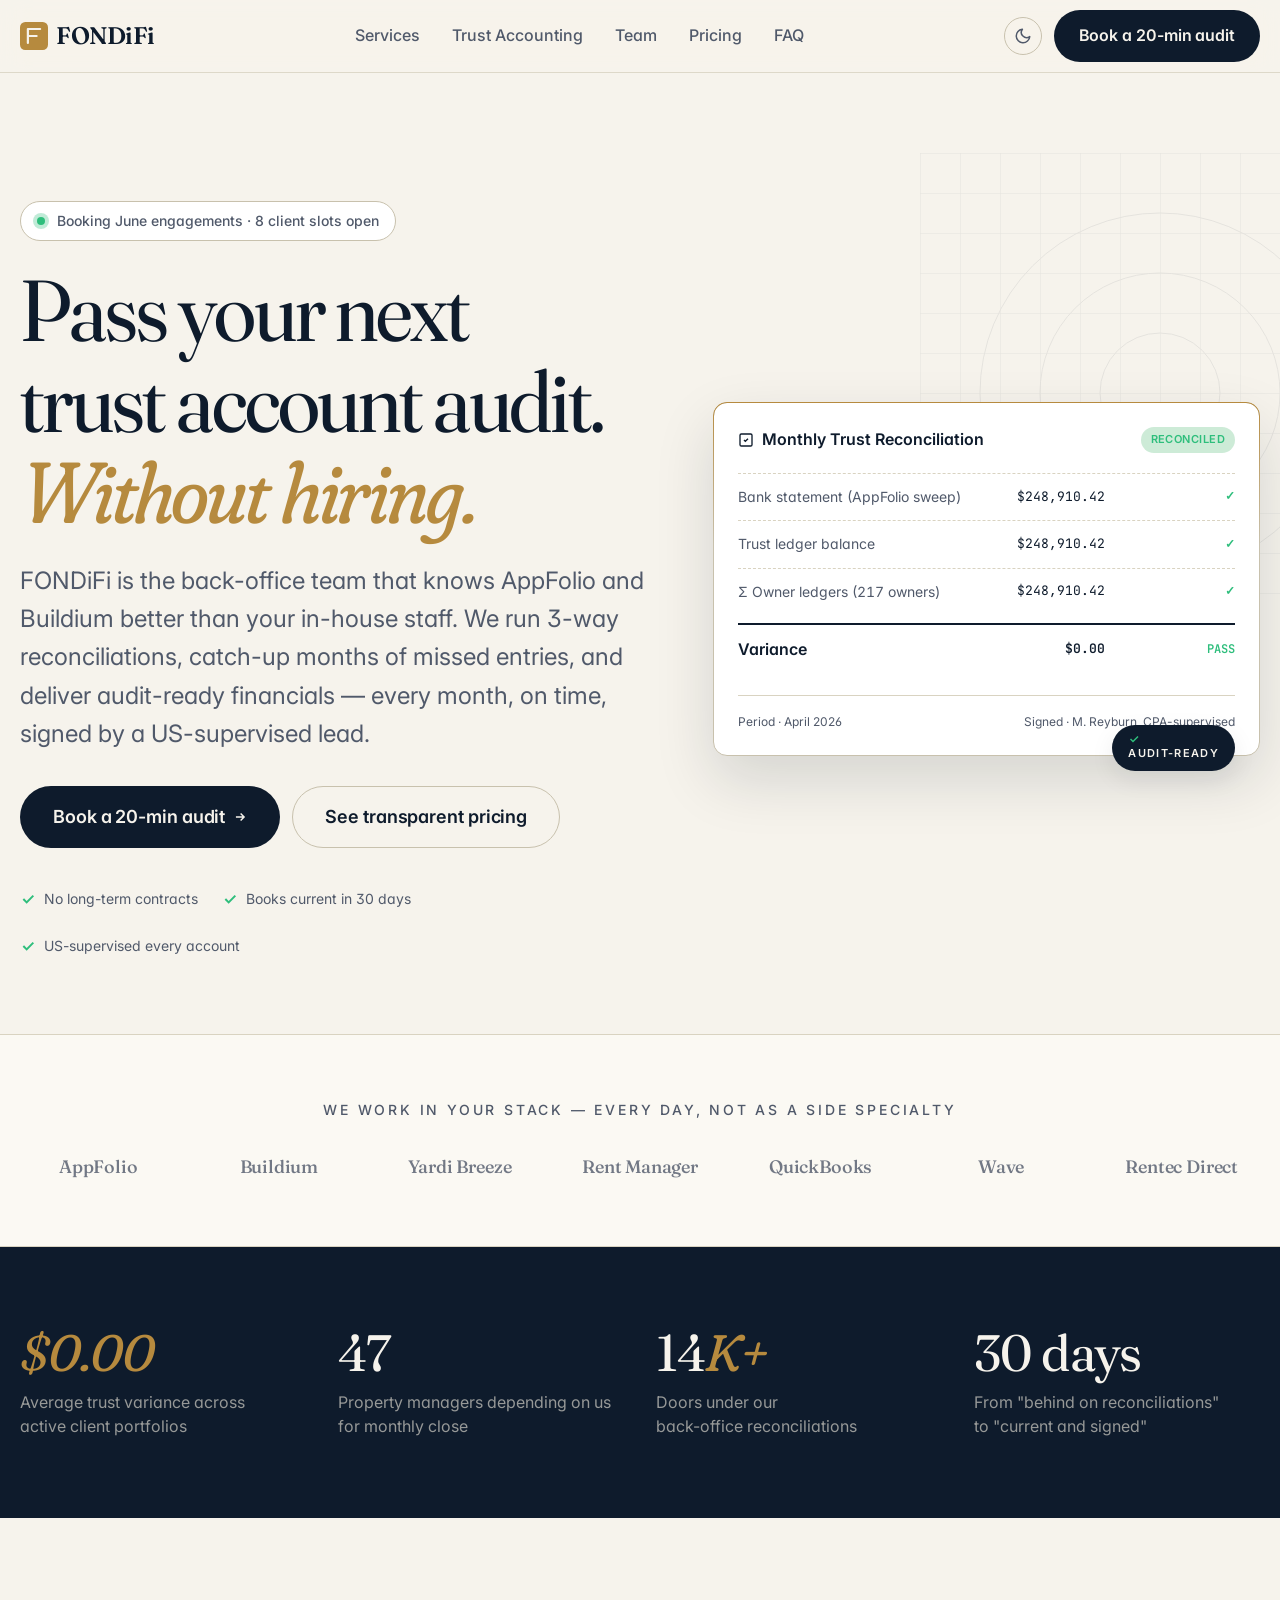
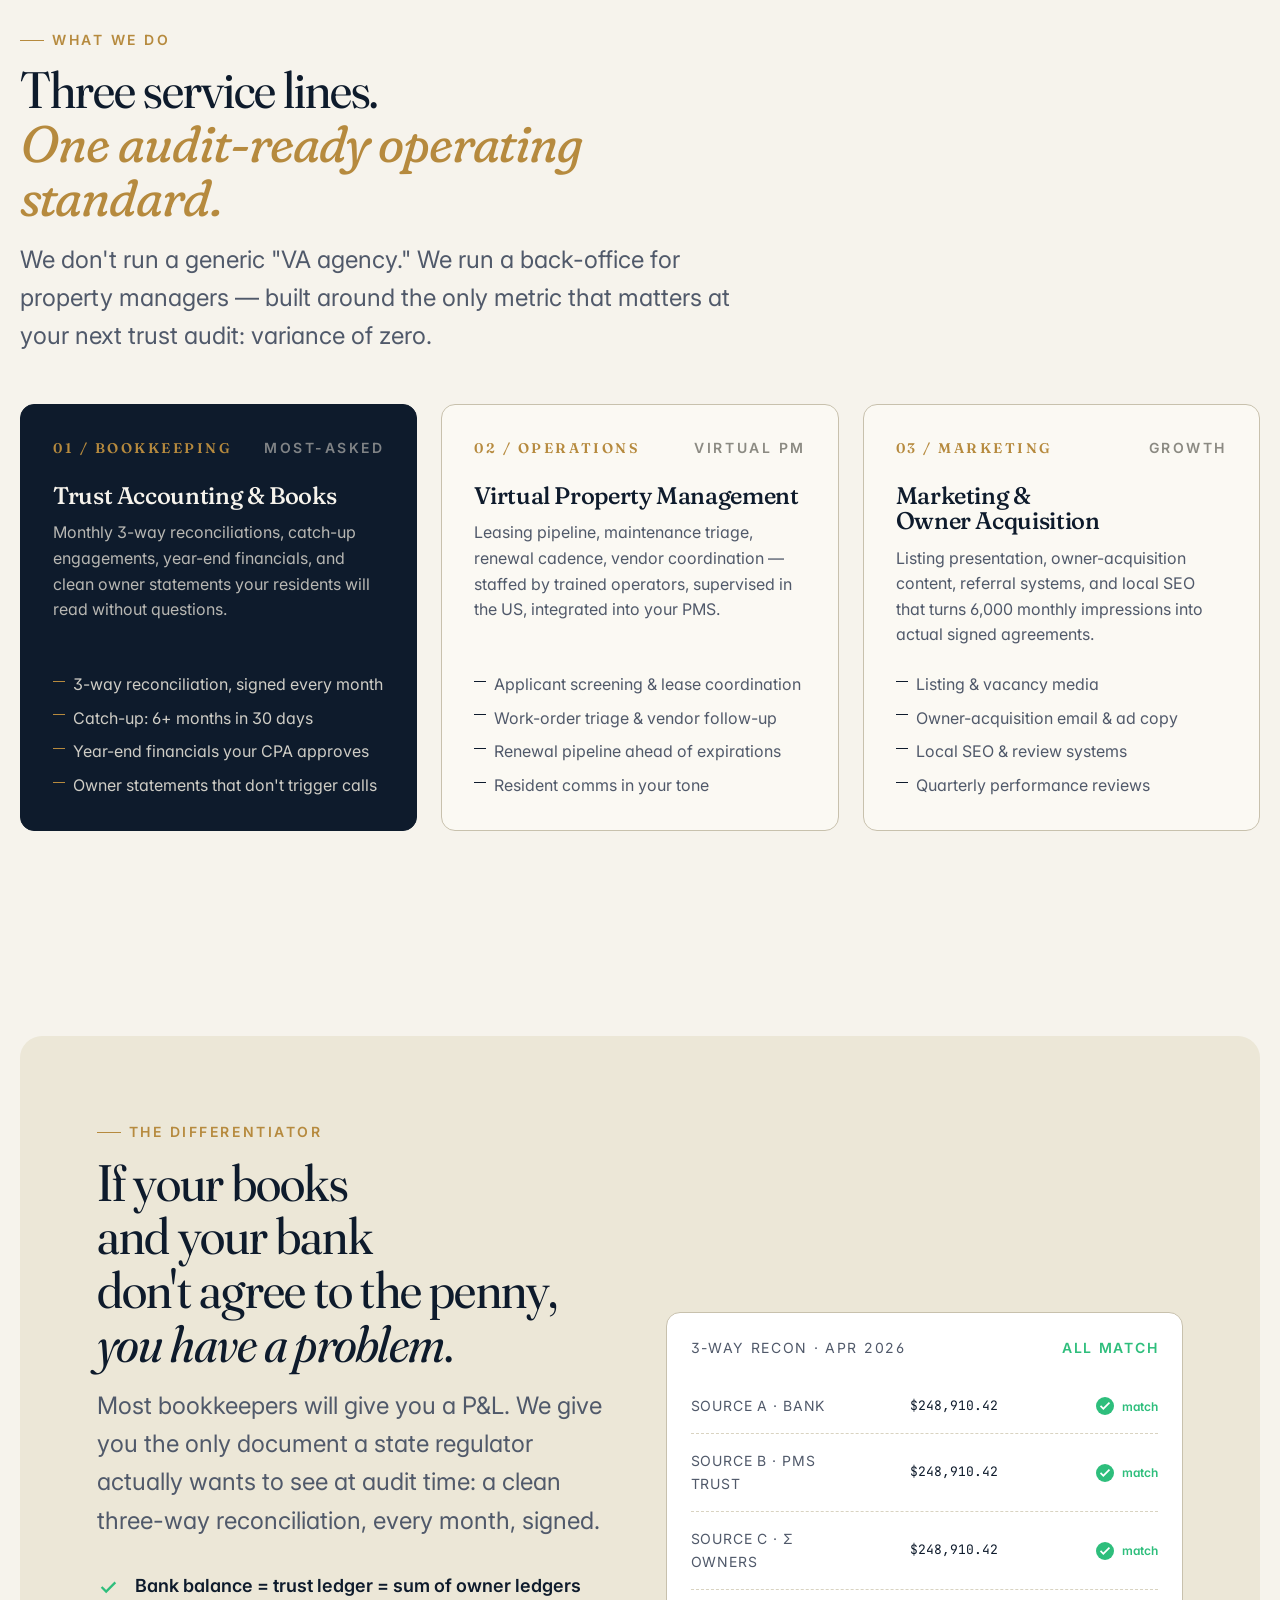
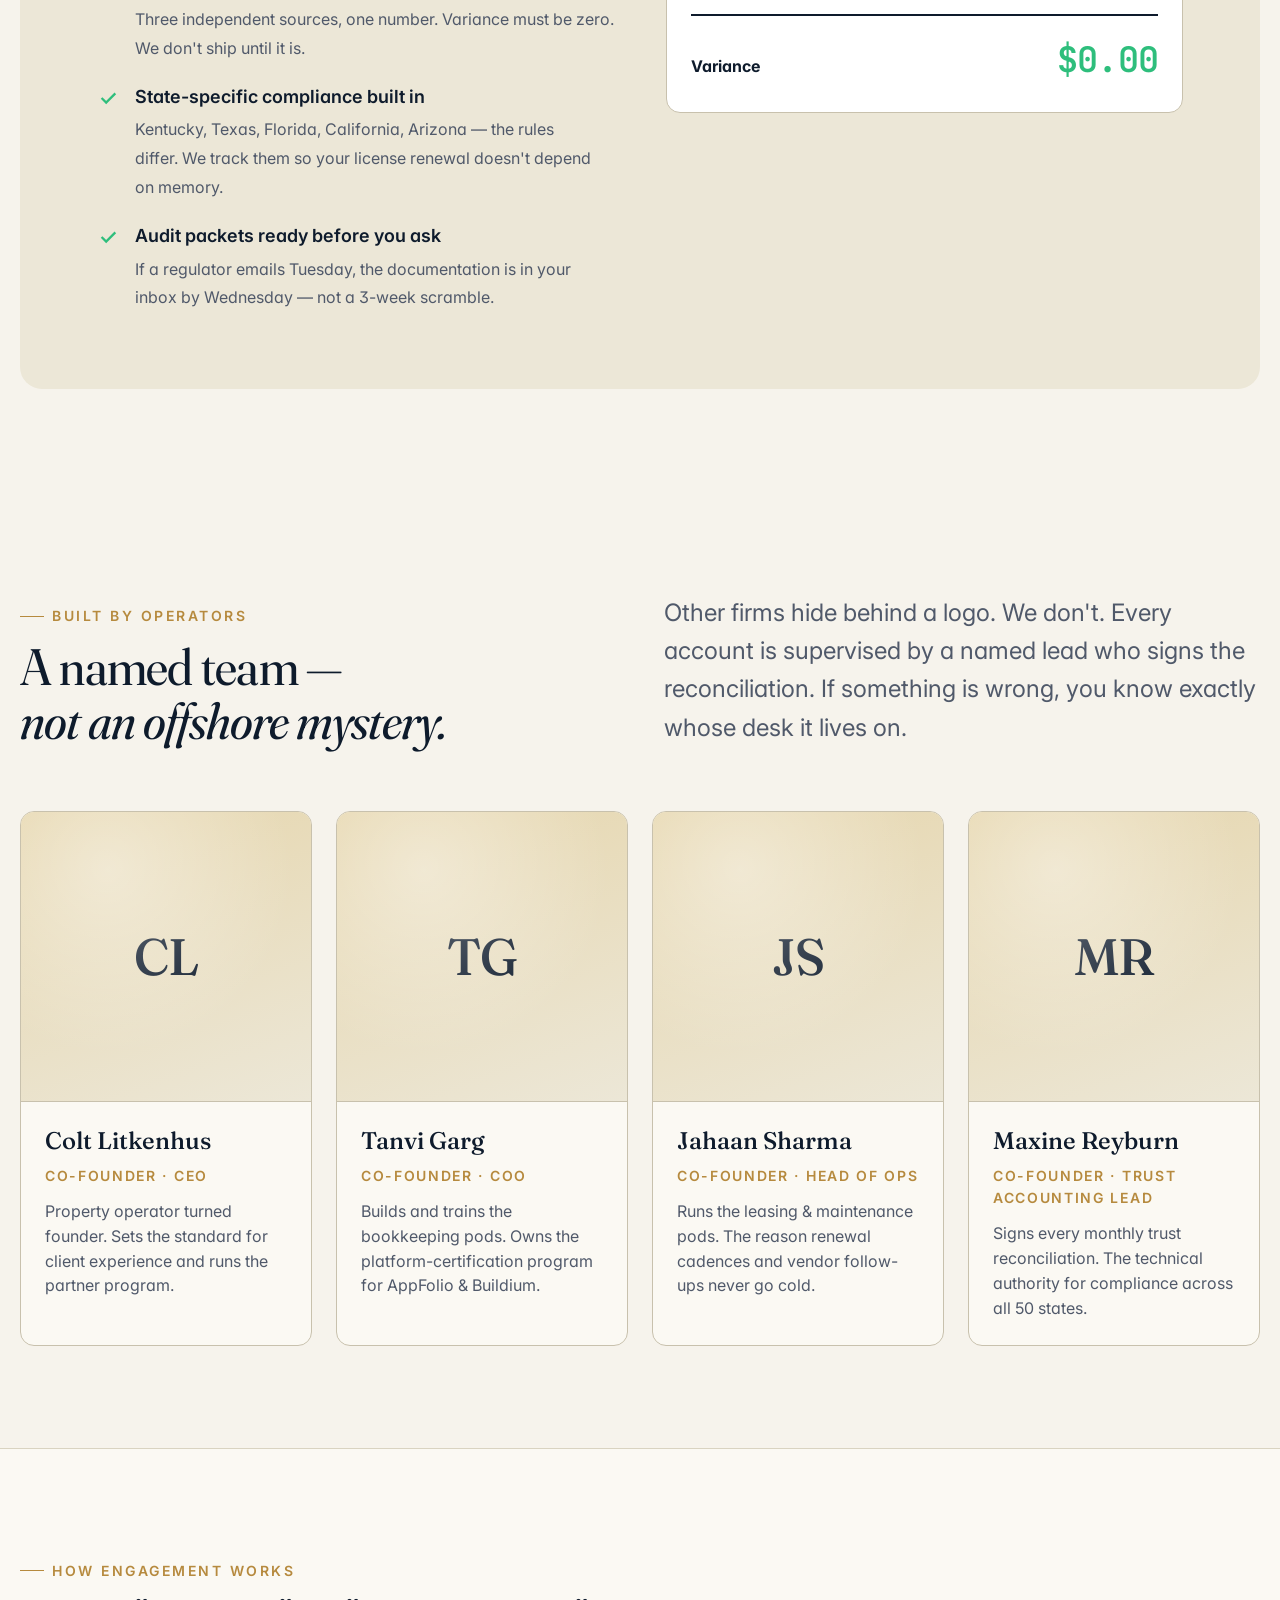
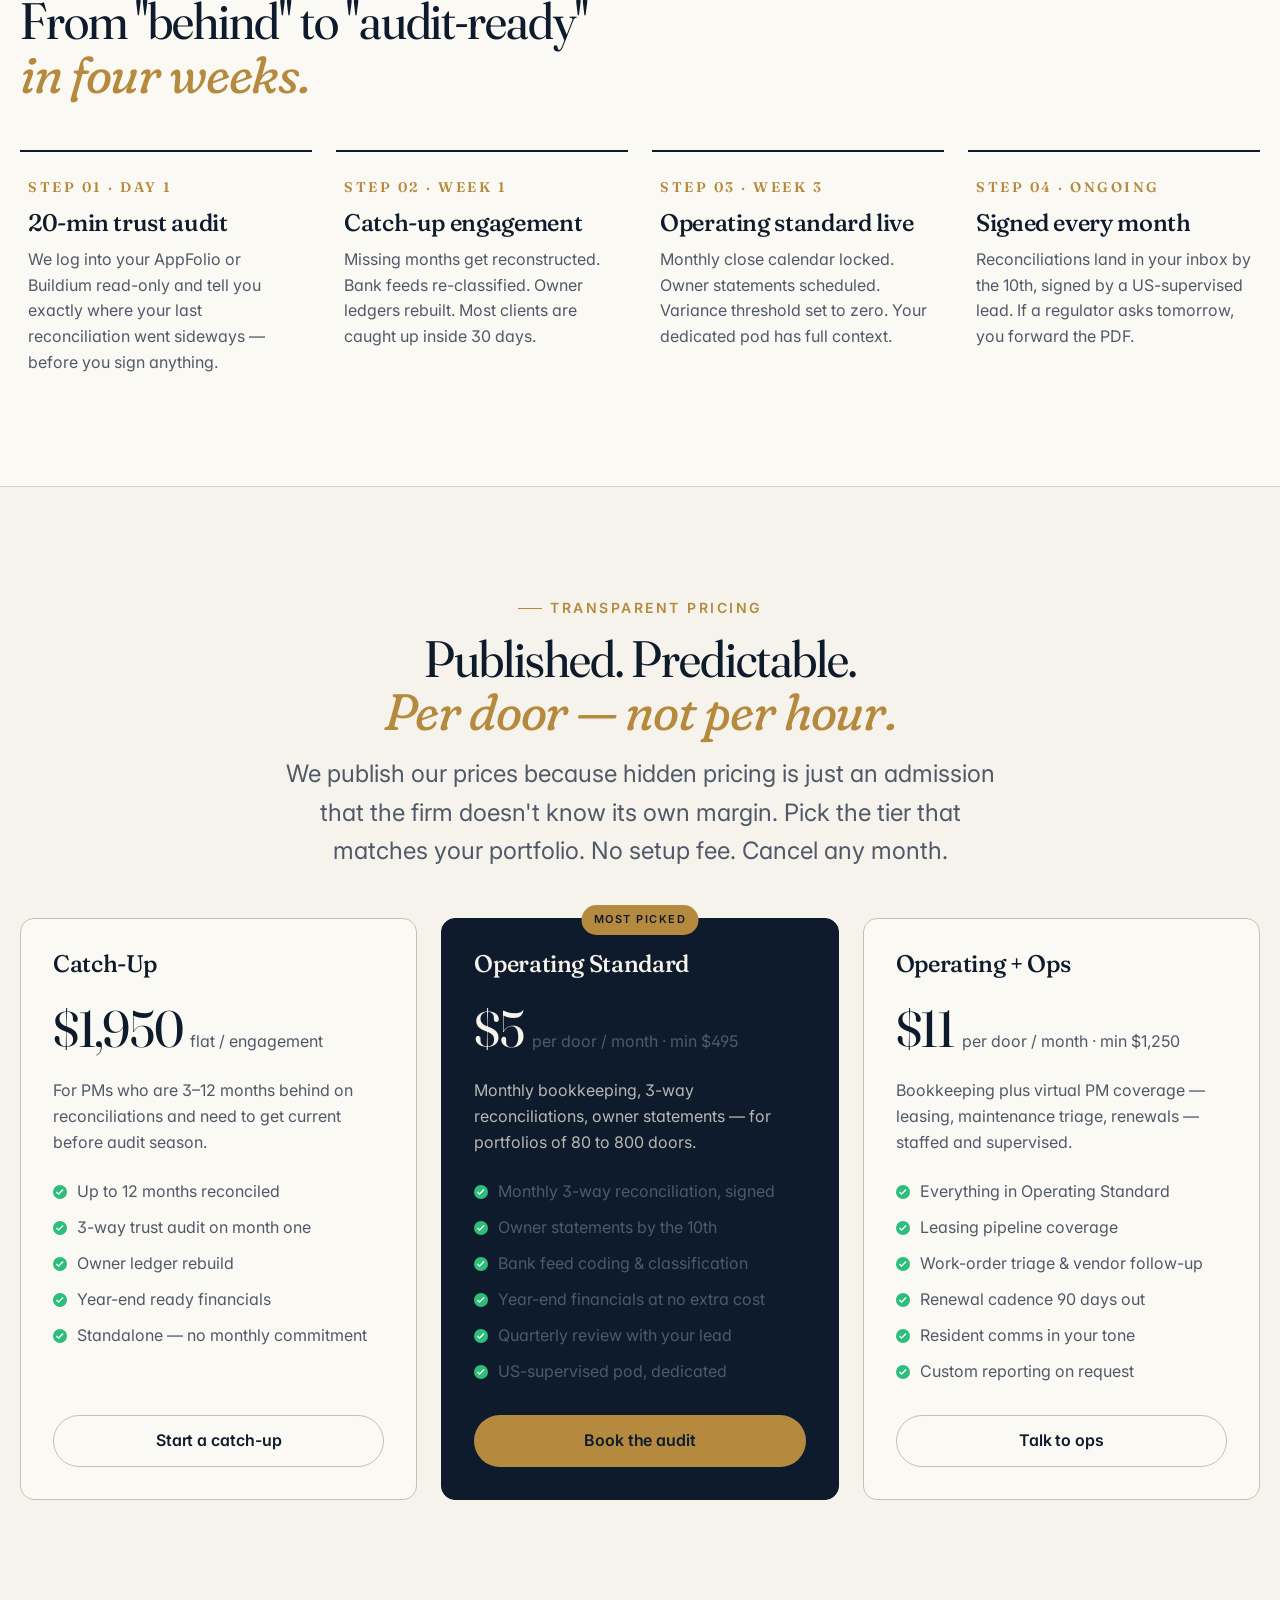
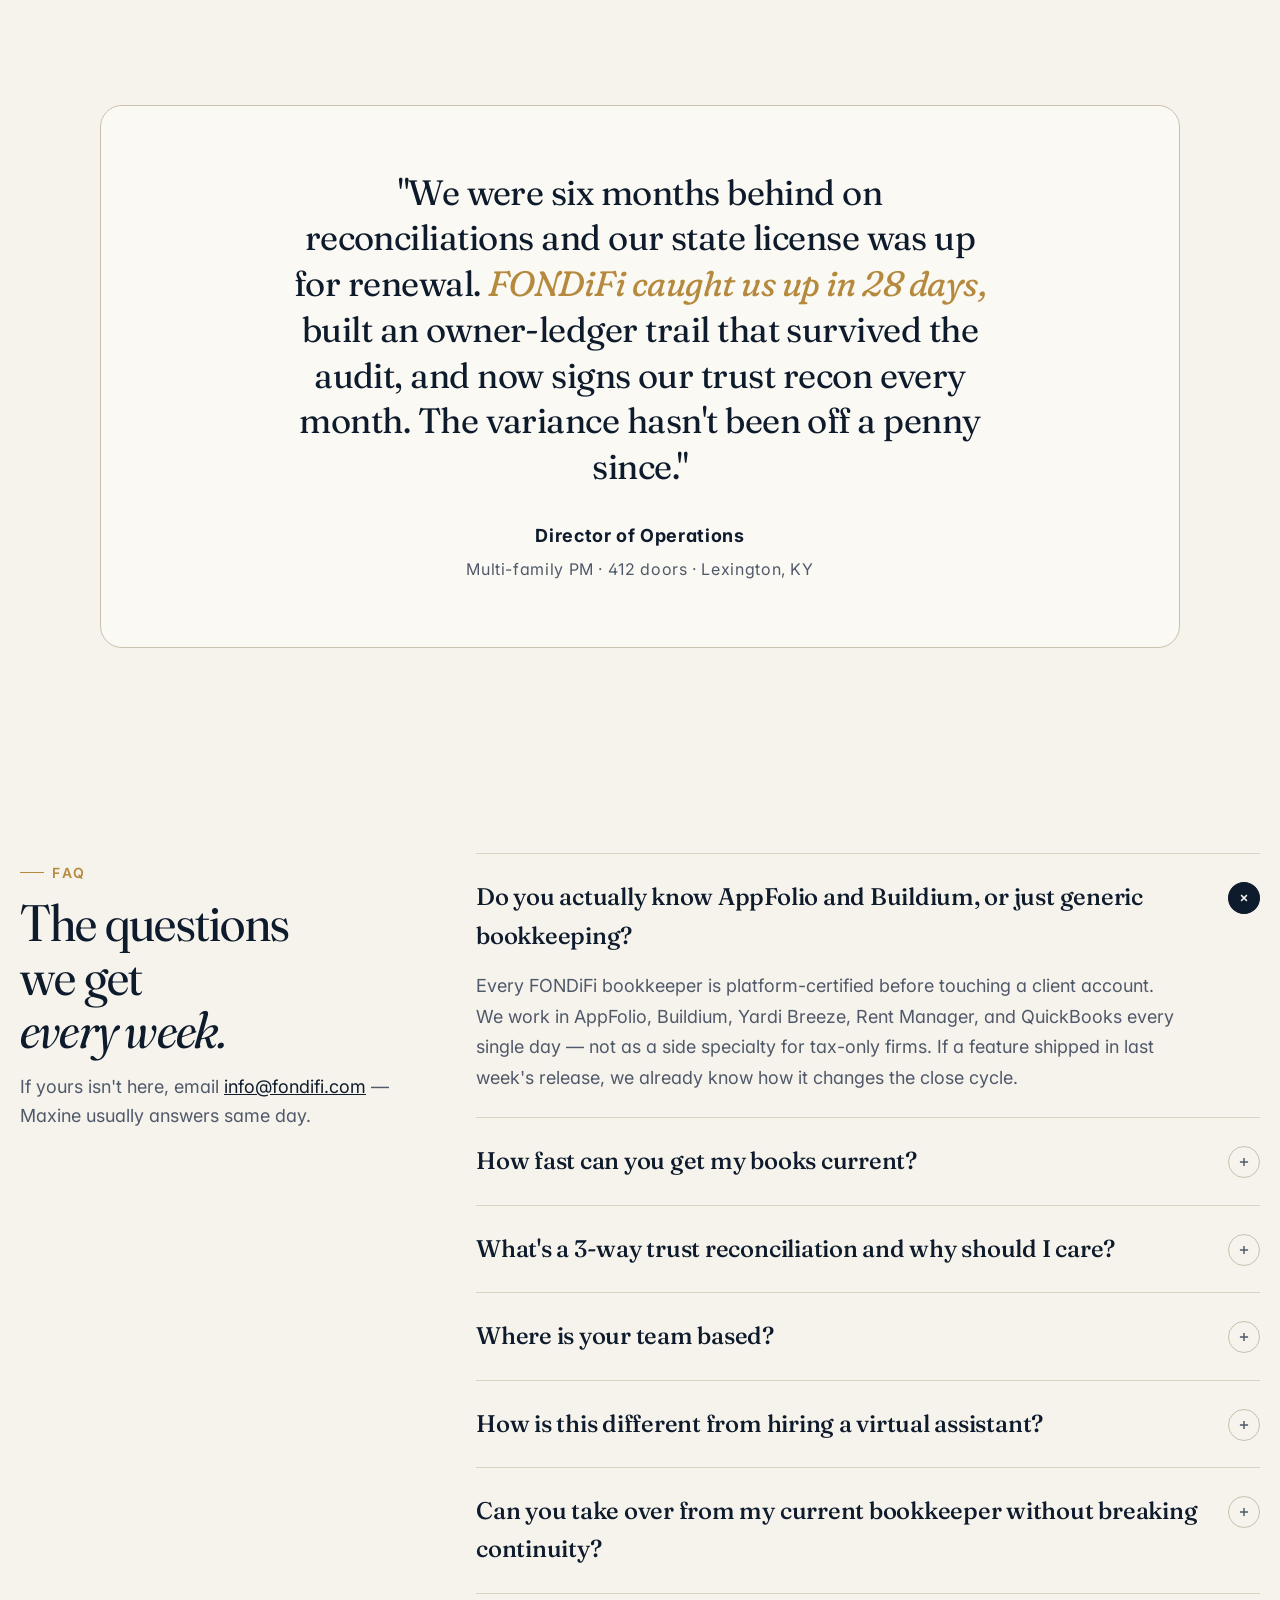
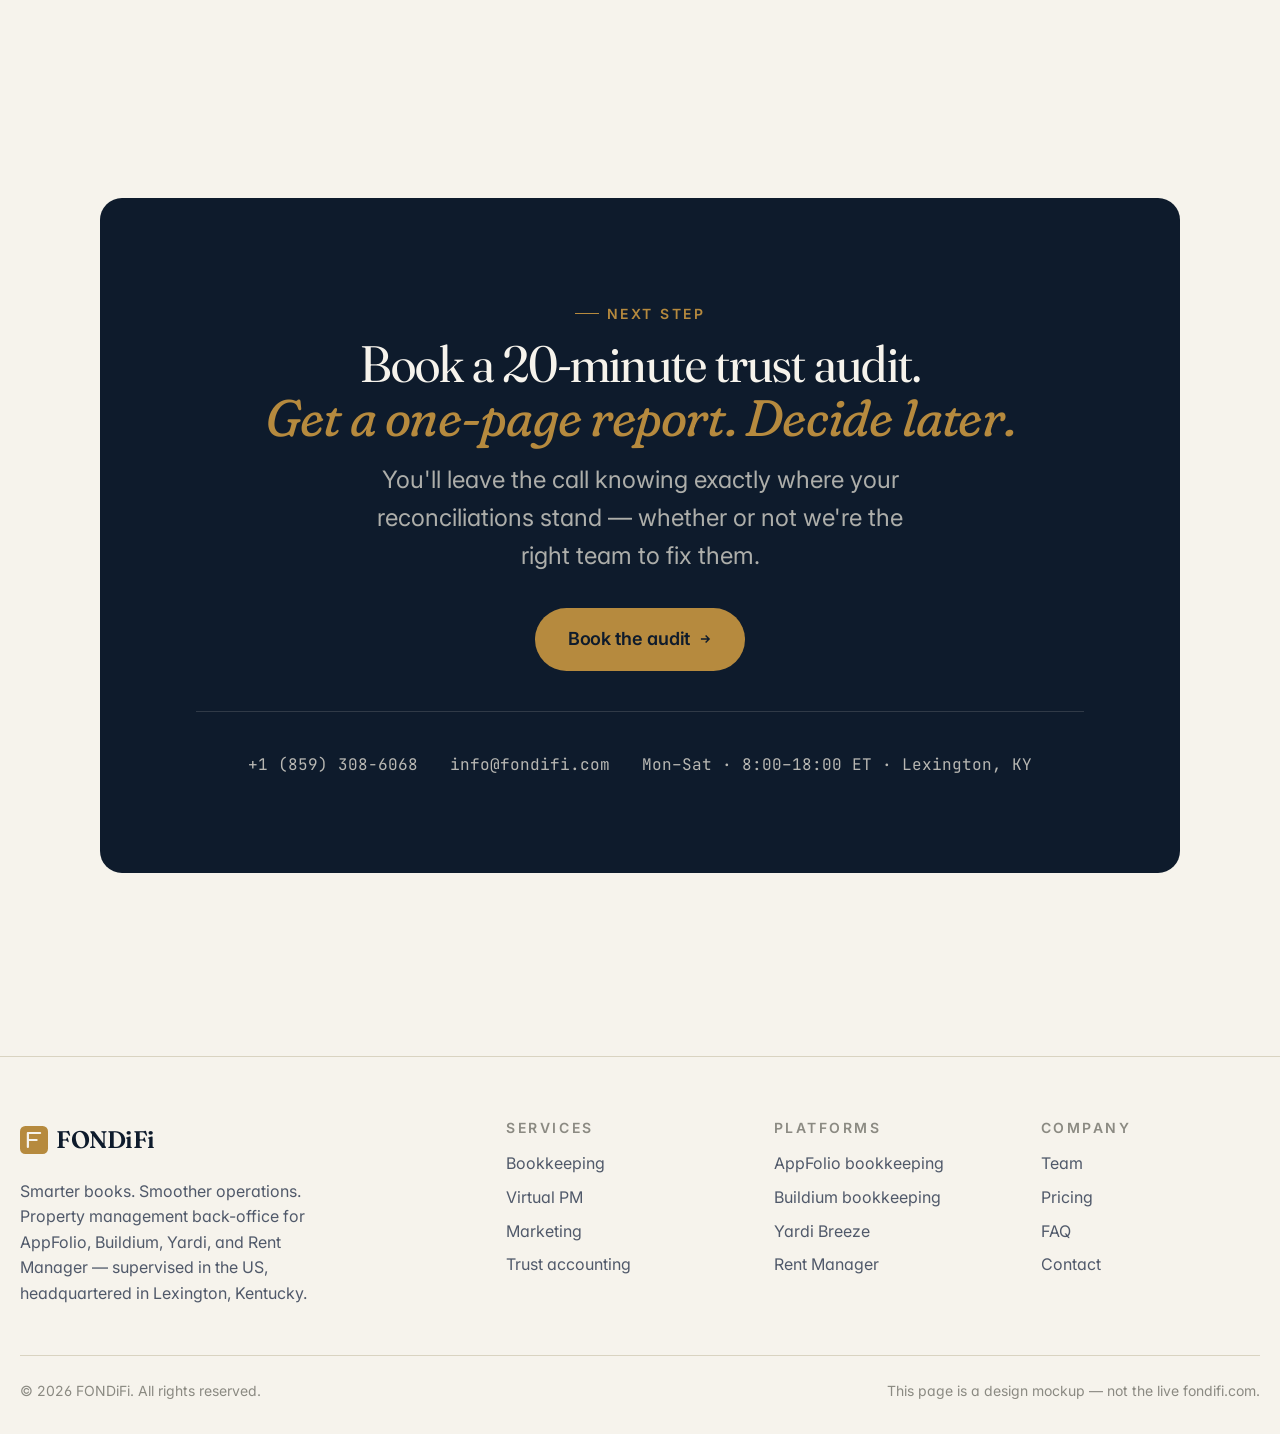
<file: index.html>
<!doctype html>
<html lang="en" data-theme="light">
<head>
<meta charset="UTF-8" />
<meta name="viewport" content="width=device-width, initial-scale=1, viewport-fit=cover" />
<title>FONDiFi — Pass Your Next Trust Account Audit. AppFolio &amp; Buildium Bookkeepers for Property Managers.</title>
<meta name="description" content="FONDiFi is the back-office team that knows AppFolio, Buildium, Yardi, and Rent Manager better than your in-house staff — so your trust accounts always pass audit. US-supervised. Lexington, KY." />
<meta name="theme-color" content="#0E1B2C" media="(prefers-color-scheme: dark)" />
<meta name="theme-color" content="#F6F3EC" media="(prefers-color-scheme: light)" />

<!-- Open Graph -->
<meta property="og:title" content="FONDiFi — Trust-Accounting Bookkeepers for AppFolio &amp; Buildium" />
<meta property="og:description" content="The back-office team that knows your PM software better than your in-house staff. 3-way reconciliation, audit-ready financials, transparent pricing." />
<meta property="og:type" content="website" />
<meta property="og:locale" content="en_US" />

<!-- Fonts: Fraunces (display, variable) + Inter (body) + JetBrains Mono -->
<link rel="preconnect" href="https://fonts.googleapis.com" />
<link rel="preconnect" href="https://fonts.gstatic.com" crossorigin />
<link
  rel="stylesheet"
  href="https://fonts.googleapis.com/css2?family=Fraunces:ital,opsz,wght,SOFT,WONK@0,9..144,400..600,30..100,0..1;1,9..144,400..600,30..100,0..1&family=Inter:wght@400;500;600;700&family=JetBrains+Mono:wght@400;500&display=swap"
/>
<link rel="stylesheet" href="styles.css" />

<!-- Favicon as inline SVG (FONDiFi mark — stacked F's forming a ledger) -->
<link rel="icon" type="image/svg+xml" href="data:image/svg+xml,%3Csvg xmlns='http://www.w3.org/2000/svg' viewBox='0 0 32 32'%3E%3Crect width='32' height='32' rx='6' fill='%230E1B2C'/%3E%3Cpath d='M9 8h14M9 8v16M9 16h10' stroke='%23B68A3E' stroke-width='2.5' stroke-linecap='round'/%3E%3C/svg%3E" />

<!-- Schema.org: Organization + LocalBusiness -->
<script type="application/ld+json">
{
  "@context": "https://schema.org",
  "@graph": [
    {
      "@type": "ProfessionalService",
      "@id": "https://fondifi.com/#org",
      "name": "FONDiFi",
      "url": "https://fondifi.com/",
      "description": "Trust-accounting bookkeepers for property managers using AppFolio, Buildium, Yardi, and Rent Manager.",
      "telephone": "+1-859-308-6068",
      "email": "info@fondifi.com",
      "address": {
        "@type": "PostalAddress",
        "addressLocality": "Lexington",
        "addressRegion": "KY",
        "addressCountry": "US"
      },
      "openingHours": "Mo-Sa 08:00-18:00",
      "areaServed": "United States",
      "founder": [
        { "@type": "Person", "name": "Colt Litkenhus" },
        { "@type": "Person", "name": "Tanvi Garg" },
        { "@type": "Person", "name": "Jahaan Sharma" },
        { "@type": "Person", "name": "Maxine Reyburn" }
      ]
    },
    {
      "@type": "FAQPage",
      "mainEntity": [
        {
          "@type": "Question",
          "name": "Do you actually know AppFolio and Buildium, or just generic bookkeeping?",
          "acceptedAnswer": {
            "@type": "Answer",
            "text": "Every FONDiFi bookkeeper is platform-certified before touching a client. We work in AppFolio, Buildium, Yardi, Rent Manager, and QuickBooks daily — not as a side specialty."
          }
        },
        {
          "@type": "Question",
          "name": "How fast can you get my books current?",
          "acceptedAnswer": {
            "@type": "Answer",
            "text": "Standard catch-up engagements are completed within 30 days. Trust account reconciliations are prioritized on day one."
          }
        },
        {
          "@type": "Question",
          "name": "What's a 3-way trust reconciliation and why should I care?",
          "acceptedAnswer": {
            "@type": "Answer",
            "text": "A 3-way reconciliation matches your bank balance, your trust ledger, and the sum of every owner ledger to the penny. It's required for license renewal in most states. We run it monthly and sign it."
          }
        }
      ]
    }
  ]
}
</script>
</head>
<body>

<!-- =========== HEADER =========== -->
<header class="site-header">
  <div class="wrap nav">
    <a href="#" class="logo" aria-label="FONDiFi home">
      <svg width="28" height="28" viewBox="0 0 32 32" aria-hidden="true">
        <rect width="32" height="32" rx="6" fill="currentColor" />
        <path d="M9 8h14M9 8v16M9 16h10" stroke="#F6F3EC" stroke-width="2.5" stroke-linecap="round" fill="none" />
      </svg>
      <span><strong>FOND</strong>iFi</span>
    </a>

    <nav aria-label="Primary">
      <ul class="nav-links">
        <li><a href="#services">Services</a></li>
        <li><a href="#trust">Trust Accounting</a></li>
        <li><a href="#team">Team</a></li>
        <li><a href="#pricing">Pricing</a></li>
        <li><a href="#faq">FAQ</a></li>
      </ul>
    </nav>

    <div class="nav-actions">
      <button class="theme-toggle" data-theme-toggle aria-label="Switch to dark mode">
        <svg width="18" height="18" viewBox="0 0 24 24" fill="none" stroke="currentColor" stroke-width="2" stroke-linecap="round" stroke-linejoin="round"><path d="M21 12.79A9 9 0 1 1 11.21 3 7 7 0 0 0 21 12.79z"/></svg>
      </button>
      <a href="#cta" class="btn btn--primary">Book a 20-min audit</a>
    </div>
  </div>
</header>

<main>

<!-- =========== HERO =========== -->
<section class="hero">
  <svg class="hero__deco" viewBox="0 0 480 480" aria-hidden="true">
    <defs>
      <pattern id="grid" width="40" height="40" patternUnits="userSpaceOnUse">
        <path d="M40 0L0 0L0 40" fill="none" stroke="currentColor" stroke-width="1" />
      </pattern>
    </defs>
    <rect width="480" height="480" fill="url(#grid)" />
    <circle cx="240" cy="240" r="180" fill="none" stroke="currentColor" stroke-width="1" />
    <circle cx="240" cy="240" r="120" fill="none" stroke="currentColor" stroke-width="1" />
    <circle cx="240" cy="240" r="60" fill="none" stroke="currentColor" stroke-width="1" />
  </svg>

  <div class="wrap hero__grid">
    <div>
      <div class="hero__kicker">
        <span class="dot" aria-hidden="true"></span>
        <span>Booking June engagements · 8 client slots open</span>
      </div>
      <h1>
        Pass your next<br />
        trust account audit.<br />
        <em>Without hiring.</em>
      </h1>
      <p class="hero__lede">
        FONDiFi is the back-office team that knows AppFolio and Buildium better than your in-house staff. We run 3-way reconciliations, catch-up months of missed entries, and deliver audit-ready financials — every month, on time, signed by a US-supervised lead.
      </p>
      <div class="hero__cta">
        <a href="#cta" class="btn btn--primary btn--lg">Book a 20-min audit
          <svg width="14" height="14" viewBox="0 0 24 24" fill="none" stroke="currentColor" stroke-width="2.5" aria-hidden="true"><path d="M5 12h14m-6-6 6 6-6 6"/></svg>
        </a>
        <a href="#pricing" class="btn btn--ghost btn--lg">See transparent pricing</a>
      </div>
      <div class="hero__trust">
        <span><svg width="16" height="16" viewBox="0 0 24 24" fill="none" stroke="currentColor" stroke-width="3"><path d="M5 12l5 5L20 7"/></svg> No long-term contracts</span>
        <span><svg width="16" height="16" viewBox="0 0 24 24" fill="none" stroke="currentColor" stroke-width="3"><path d="M5 12l5 5L20 7"/></svg> Books current in 30 days</span>
        <span><svg width="16" height="16" viewBox="0 0 24 24" fill="none" stroke="currentColor" stroke-width="3"><path d="M5 12l5 5L20 7"/></svg> US-supervised every account</span>
      </div>
    </div>

    <!-- Hero visual: monthly trust reconciliation card -->
    <div class="recon-card" aria-label="Sample monthly trust reconciliation">
      <div class="recon-card__head">
        <div class="recon-card__title">
          <svg width="16" height="16" viewBox="0 0 24 24" fill="none" stroke="currentColor" stroke-width="2"><rect x="3" y="3" width="18" height="18" rx="2"/><path d="M9 12l2 2 4-4"/></svg>
          Monthly Trust Reconciliation
        </div>
        <span class="recon-card__badge">Reconciled</span>
      </div>

      <div class="recon-row">
        <span class="recon-row__label">Bank statement (AppFolio sweep)</span>
        <span class="recon-row__amt">$248,910.42</span>
        <span class="recon-row__diff">✓</span>
      </div>
      <div class="recon-row">
        <span class="recon-row__label">Trust ledger balance</span>
        <span class="recon-row__amt">$248,910.42</span>
        <span class="recon-row__diff">✓</span>
      </div>
      <div class="recon-row">
        <span class="recon-row__label">Σ Owner ledgers (217 owners)</span>
        <span class="recon-row__amt">$248,910.42</span>
        <span class="recon-row__diff">✓</span>
      </div>
      <div class="recon-row recon-row--total">
        <span class="recon-row__label">Variance</span>
        <span class="recon-row__amt">$0.00</span>
        <span class="recon-row__diff">PASS</span>
      </div>

      <div class="recon-card__foot">
        <span>Period · April 2026</span>
        <span>Signed · M. Reyburn, CPA-supervised</span>
      </div>

      <div class="recon-stamp">
        <svg width="12" height="12" viewBox="0 0 24 24" fill="none" stroke="currentColor" stroke-width="3" aria-hidden="true"><path d="M5 12l5 5L20 7"/></svg>
        Audit-ready
      </div>
    </div>
  </div>
</section>

<!-- =========== SOFTWARE LOGOS =========== -->
<section class="logos" aria-label="Property management software we work in daily">
  <div class="wrap">
    <div class="logos__label">We work in your stack — every day, not as a side specialty</div>
    <div class="logos__row">
      <div class="logo-pill">AppFolio</div>
      <div class="logo-pill">Buildium</div>
      <div class="logo-pill">Yardi Breeze</div>
      <div class="logo-pill">Rent Manager</div>
      <div class="logo-pill">QuickBooks</div>
      <div class="logo-pill">Wave</div>
      <div class="logo-pill">Rentec Direct</div>
    </div>
  </div>
</section>

<!-- =========== STATS =========== -->
<section class="stats">
  <div class="wrap stats__grid">
    <div class="stat">
      <div class="stat__num"><em>$0.00</em></div>
      <div class="stat__label">Average trust variance across<br />active client portfolios</div>
    </div>
    <div class="stat">
      <div class="stat__num">47</div>
      <div class="stat__label">Property managers depending on us<br />for monthly close</div>
    </div>
    <div class="stat">
      <div class="stat__num">14<em>K+</em></div>
      <div class="stat__label">Doors under our<br />back-office reconciliations</div>
    </div>
    <div class="stat">
      <div class="stat__num">30 days</div>
      <div class="stat__label">From "behind on reconciliations"<br />to "current and signed"</div>
    </div>
  </div>
</section>

<!-- =========== SERVICES =========== -->
<section id="services">
  <div class="wrap">
    <header class="section-head reveal">
      <span class="eyebrow">What we do</span>
      <h2>Three service lines.<br /><em>One audit-ready operating standard.</em></h2>
      <p>We don't run a generic "VA agency." We run a back-office for property managers — built around the only metric that matters at your next trust audit: variance of zero.</p>
    </header>

    <div class="services__grid">
      <div class="service service--featured reveal">
        <div class="service__num"><span>01 / Bookkeeping</span><span>Most-asked</span></div>
        <h3>Trust Accounting &amp; Books</h3>
        <p>Monthly 3-way reconciliations, catch-up engagements, year-end financials, and clean owner statements your residents will read without questions.</p>
        <ul class="service__list">
          <li>3-way reconciliation, signed every month</li>
          <li>Catch-up: 6+ months in 30 days</li>
          <li>Year-end financials your CPA approves</li>
          <li>Owner statements that don't trigger calls</li>
        </ul>
      </div>

      <div class="service reveal">
        <div class="service__num"><span>02 / Operations</span><span>Virtual PM</span></div>
        <h3>Virtual Property Management</h3>
        <p>Leasing pipeline, maintenance triage, renewal cadence, vendor coordination — staffed by trained operators, supervised in the US, integrated into your PMS.</p>
        <ul class="service__list">
          <li>Applicant screening &amp; lease coordination</li>
          <li>Work-order triage &amp; vendor follow-up</li>
          <li>Renewal pipeline ahead of expirations</li>
          <li>Resident comms in your tone</li>
        </ul>
      </div>

      <div class="service reveal">
        <div class="service__num"><span>03 / Marketing</span><span>Growth</span></div>
        <h3>Marketing &amp; Owner Acquisition</h3>
        <p>Listing presentation, owner-acquisition content, referral systems, and local SEO that turns 6,000 monthly impressions into actual signed agreements.</p>
        <ul class="service__list">
          <li>Listing &amp; vacancy media</li>
          <li>Owner-acquisition email &amp; ad copy</li>
          <li>Local SEO &amp; review systems</li>
          <li>Quarterly performance reviews</li>
        </ul>
      </div>
    </div>
  </div>
</section>

<!-- =========== TRUST ACCOUNTING DEEP-DIVE =========== -->
<section id="trust">
  <div class="wrap">
    <div class="trust">
      <div>
        <span class="eyebrow">The differentiator</span>
        <h2 style="font-size: var(--text-2xl); margin-top: var(--space-3); margin-bottom: var(--space-4); font-weight: 400;">If your books and your bank<br />don't agree to the penny, <em>you have a problem</em>.</h2>
        <p style="color: var(--color-text-muted); font-size: var(--text-lg); margin-bottom: var(--space-6);">
          Most bookkeepers will give you a P&amp;L. We give you the only document a state regulator actually wants to see at audit time: a clean three-way reconciliation, every month, signed.
        </p>

        <ul class="trust__list">
          <li>
            <svg width="22" height="22" viewBox="0 0 24 24" fill="none" stroke="currentColor" stroke-width="2.5" aria-hidden="true"><path d="M5 12l5 5L20 7"/></svg>
            <div>
              <strong>Bank balance = trust ledger = sum of owner ledgers</strong>
              <span>Three independent sources, one number. Variance must be zero. We don't ship until it is.</span>
            </div>
          </li>
          <li>
            <svg width="22" height="22" viewBox="0 0 24 24" fill="none" stroke="currentColor" stroke-width="2.5" aria-hidden="true"><path d="M5 12l5 5L20 7"/></svg>
            <div>
              <strong>State-specific compliance built in</strong>
              <span>Kentucky, Texas, Florida, California, Arizona — the rules differ. We track them so your license renewal doesn't depend on memory.</span>
            </div>
          </li>
          <li>
            <svg width="22" height="22" viewBox="0 0 24 24" fill="none" stroke="currentColor" stroke-width="2.5" aria-hidden="true"><path d="M5 12l5 5L20 7"/></svg>
            <div>
              <strong>Audit packets ready before you ask</strong>
              <span>If a regulator emails Tuesday, the documentation is in your inbox by Wednesday — not a 3-week scramble.</span>
            </div>
          </li>
        </ul>
      </div>

      <div class="trust__diagram" aria-label="Three-way reconciliation diagram">
        <div style="display: flex; justify-content: space-between; margin-bottom: var(--space-5); font-family: var(--font-body); font-size: var(--text-xs); color: var(--color-text-muted); letter-spacing: 0.12em; text-transform: uppercase;">
          <span>3-Way Recon · Apr 2026</span>
          <span style="color: var(--color-mint); font-weight: 600;">All match</span>
        </div>

        <div class="trust-row">
          <span class="trust-row__src">Source A · Bank</span>
          <span class="trust-row__amt">$248,910.42</span>
          <span class="trust-row__check">match</span>
        </div>
        <div class="trust-row">
          <span class="trust-row__src">Source B · PMS Trust</span>
          <span class="trust-row__amt">$248,910.42</span>
          <span class="trust-row__check">match</span>
        </div>
        <div class="trust-row">
          <span class="trust-row__src">Source C · Σ Owners</span>
          <span class="trust-row__amt">$248,910.42</span>
          <span class="trust-row__check">match</span>
        </div>

        <div style="display: flex; justify-content: space-between; align-items: baseline; margin-top: var(--space-6); padding-top: var(--space-4); border-top: 2px solid var(--color-text); font-family: var(--font-body);">
          <strong style="font-size: var(--text-sm); color: var(--color-text);">Variance</strong>
          <span style="font-family: var(--font-mono); font-size: var(--text-xl); color: var(--color-mint); font-weight: 600; letter-spacing: -0.02em;">$0.00</span>
        </div>
      </div>
    </div>
  </div>
</section>

<!-- =========== FOUNDERS =========== -->
<section id="team">
  <div class="wrap">
    <div class="founders__intro">
      <div>
        <span class="eyebrow">Built by operators</span>
        <h2 style="font-size: var(--text-2xl); margin-top: var(--space-3); font-weight: 400;">A named team —<br /><em>not an offshore mystery.</em></h2>
      </div>
      <p style="color: var(--color-text-muted); font-size: var(--text-lg); max-width: 56ch;">
        Other firms hide behind a logo. We don't. Every account is supervised by a named lead who signs the reconciliation. If something is wrong, you know exactly whose desk it lives on.
      </p>
    </div>

    <div class="founders__grid">
      <article class="founder reveal">
        <div class="founder__avatar" aria-hidden="true">CL</div>
        <div class="founder__body">
          <div class="founder__name">Colt Litkenhus</div>
          <div class="founder__role">Co-founder · CEO</div>
          <p class="founder__bio">Property operator turned founder. Sets the standard for client experience and runs the partner program.</p>
        </div>
      </article>

      <article class="founder reveal">
        <div class="founder__avatar" aria-hidden="true">TG</div>
        <div class="founder__body">
          <div class="founder__name">Tanvi Garg</div>
          <div class="founder__role">Co-founder · COO</div>
          <p class="founder__bio">Builds and trains the bookkeeping pods. Owns the platform-certification program for AppFolio &amp; Buildium.</p>
        </div>
      </article>

      <article class="founder reveal">
        <div class="founder__avatar" aria-hidden="true">JS</div>
        <div class="founder__body">
          <div class="founder__name">Jahaan Sharma</div>
          <div class="founder__role">Co-founder · Head of Ops</div>
          <p class="founder__bio">Runs the leasing &amp; maintenance pods. The reason renewal cadences and vendor follow-ups never go cold.</p>
        </div>
      </article>

      <article class="founder reveal">
        <div class="founder__avatar" aria-hidden="true">MR</div>
        <div class="founder__body">
          <div class="founder__name">Maxine Reyburn</div>
          <div class="founder__role">Co-founder · Trust Accounting Lead</div>
          <p class="founder__bio">Signs every monthly trust reconciliation. The technical authority for compliance across all 50 states.</p>
        </div>
      </article>
    </div>
  </div>
</section>

<!-- =========== PROCESS =========== -->
<section style="background: var(--color-surface); border-block: 1px solid var(--color-divider);">
  <div class="wrap">
    <header class="section-head reveal">
      <span class="eyebrow">How engagement works</span>
      <h2>From "behind" to "audit-ready"<br /><em>in four weeks.</em></h2>
    </header>

    <div class="process__grid">
      <div class="step reveal">
        <div class="step__num">Step 01 · Day 1</div>
        <h3>20-min trust audit</h3>
        <p>We log into your AppFolio or Buildium read-only and tell you exactly where your last reconciliation went sideways — before you sign anything.</p>
      </div>
      <div class="step reveal">
        <div class="step__num">Step 02 · Week 1</div>
        <h3>Catch-up engagement</h3>
        <p>Missing months get reconstructed. Bank feeds re-classified. Owner ledgers rebuilt. Most clients are caught up inside 30 days.</p>
      </div>
      <div class="step reveal">
        <div class="step__num">Step 03 · Week 3</div>
        <h3>Operating standard live</h3>
        <p>Monthly close calendar locked. Owner statements scheduled. Variance threshold set to zero. Your dedicated pod has full context.</p>
      </div>
      <div class="step reveal">
        <div class="step__num">Step 04 · Ongoing</div>
        <h3>Signed every month</h3>
        <p>Reconciliations land in your inbox by the 10th, signed by a US-supervised lead. If a regulator asks tomorrow, you forward the PDF.</p>
      </div>
    </div>
  </div>
</section>

<!-- =========== PRICING =========== -->
<section id="pricing">
  <div class="wrap">
    <header class="section-head reveal" style="text-align: center; margin-inline: auto;">
      <span class="eyebrow">Transparent pricing</span>
      <h2 style="font-weight: 400;">Published. Predictable.<br /><em>Per door — not per hour.</em></h2>
      <p style="margin-inline: auto;">We publish our prices because hidden pricing is just an admission that the firm doesn't know its own margin. Pick the tier that matches your portfolio. No setup fee. Cancel any month.</p>
    </header>

    <div class="pricing__grid">
      <div class="plan reveal">
        <h3>Catch-Up</h3>
        <div class="plan__price">
          <span class="plan__price-num">$1,950</span>
          <span class="plan__price-suffix">flat / engagement</span>
        </div>
        <p class="plan__lede">For PMs who are 3–12 months behind on reconciliations and need to get current before audit season.</p>
        <ul>
          <li>Up to 12 months reconciled</li>
          <li>3-way trust audit on month one</li>
          <li>Owner ledger rebuild</li>
          <li>Year-end ready financials</li>
          <li>Standalone — no monthly commitment</li>
        </ul>
        <a href="#cta" class="btn btn--ghost">Start a catch-up</a>
      </div>

      <div class="plan plan--featured reveal">
        <span class="plan__tag">Most picked</span>
        <h3>Operating Standard</h3>
        <div class="plan__price">
          <span class="plan__price-num">$5</span>
          <span class="plan__price-suffix">per door / month · min $495</span>
        </div>
        <p class="plan__lede">Monthly bookkeeping, 3-way reconciliations, owner statements — for portfolios of 80 to 800 doors.</p>
        <ul>
          <li>Monthly 3-way reconciliation, signed</li>
          <li>Owner statements by the 10th</li>
          <li>Bank feed coding &amp; classification</li>
          <li>Year-end financials at no extra cost</li>
          <li>Quarterly review with your lead</li>
          <li>US-supervised pod, dedicated</li>
        </ul>
        <a href="#cta" class="btn btn--brass">Book the audit</a>
      </div>

      <div class="plan reveal">
        <h3>Operating + Ops</h3>
        <div class="plan__price">
          <span class="plan__price-num">$11</span>
          <span class="plan__price-suffix">per door / month · min $1,250</span>
        </div>
        <p class="plan__lede">Bookkeeping plus virtual PM coverage — leasing, maintenance triage, renewals — staffed and supervised.</p>
        <ul>
          <li>Everything in Operating Standard</li>
          <li>Leasing pipeline coverage</li>
          <li>Work-order triage &amp; vendor follow-up</li>
          <li>Renewal cadence 90 days out</li>
          <li>Resident comms in your tone</li>
          <li>Custom reporting on request</li>
        </ul>
        <a href="#cta" class="btn btn--ghost">Talk to ops</a>
      </div>
    </div>
  </div>
</section>

<!-- =========== TESTIMONIAL =========== -->
<section>
  <div class="wrap wrap--default">
    <div class="testimonial reveal">
      <blockquote>
        "We were six months behind on reconciliations and our state license was up for renewal. <em>FONDiFi caught us up in 28 days,</em> built an owner-ledger trail that survived the audit, and now signs our trust recon every month. The variance hasn't been off a penny since."
      </blockquote>
      <cite>
        <strong>Director of Operations</strong>
        Multi-family PM · 412 doors · Lexington, KY
      </cite>
    </div>
  </div>
</section>

<!-- =========== FAQ =========== -->
<section id="faq">
  <div class="wrap">
    <div class="faq__grid">
      <header class="reveal">
        <span class="eyebrow">FAQ</span>
        <h2 style="font-size: var(--text-2xl); margin-top: var(--space-3); font-weight: 400;">The questions<br />we get<br /><em>every week.</em></h2>
        <p style="color: var(--color-text-muted); font-size: var(--text-base); margin-top: var(--space-4);">If yours isn't here, email <a href="mailto:info@fondifi.com" style="color: var(--color-text); text-decoration: underline;">info@fondifi.com</a> — Maxine usually answers same day.</p>
      </header>

      <div>
        <details class="faq-item" open>
          <summary class="faq-q">
            <span>Do you actually know AppFolio and Buildium, or just generic bookkeeping?</span>
            <span class="faq-q__icon" aria-hidden="true">
              <svg width="14" height="14" viewBox="0 0 24 24" fill="none" stroke="currentColor" stroke-width="2.5"><path d="M12 5v14M5 12h14"/></svg>
            </span>
          </summary>
          <div class="faq-a">
            <p>Every FONDiFi bookkeeper is platform-certified before touching a client account. We work in AppFolio, Buildium, Yardi Breeze, Rent Manager, and QuickBooks every single day — not as a side specialty for tax-only firms. If a feature shipped in last week's release, we already know how it changes the close cycle.</p>
          </div>
        </details>

        <details class="faq-item">
          <summary class="faq-q">
            <span>How fast can you get my books current?</span>
            <span class="faq-q__icon" aria-hidden="true">
              <svg width="14" height="14" viewBox="0 0 24 24" fill="none" stroke="currentColor" stroke-width="2.5"><path d="M12 5v14M5 12h14"/></svg>
            </span>
          </summary>
          <div class="faq-a">
            <p>Standard catch-up engagements complete in 30 days. Trust account reconciliations are prioritized on day one — they're the highest-stakes piece, and we don't believe in dragging that work out.</p>
            <p>If you're under audit notice from a state regulator, tell us in the first call. We re-sequence the engagement to put the audit packet first.</p>
          </div>
        </details>

        <details class="faq-item">
          <summary class="faq-q">
            <span>What's a 3-way trust reconciliation and why should I care?</span>
            <span class="faq-q__icon" aria-hidden="true">
              <svg width="14" height="14" viewBox="0 0 24 24" fill="none" stroke="currentColor" stroke-width="2.5"><path d="M12 5v14M5 12h14"/></svg>
            </span>
          </summary>
          <div class="faq-a">
            <p>A 3-way reconciliation matches three independent numbers: your bank balance, your trust ledger, and the sum of every individual owner ledger. They must all equal each other to the penny.</p>
            <p>Most state real-estate boards require it for license renewal. If yours doesn't yet, it will. We run it every month and sign it.</p>
          </div>
        </details>

        <details class="faq-item">
          <summary class="faq-q">
            <span>Where is your team based?</span>
            <span class="faq-q__icon" aria-hidden="true">
              <svg width="14" height="14" viewBox="0 0 24 24" fill="none" stroke="currentColor" stroke-width="2.5"><path d="M12 5v14M5 12h14"/></svg>
            </span>
          </summary>
          <div class="faq-a">
            <p>HQ is Lexington, Kentucky. Every account is supervised by a US-based lead — the person who signs your reconciliation lives and works in the United States. We staff our pods globally to keep pricing fair, but accountability lives here.</p>
          </div>
        </details>

        <details class="faq-item">
          <summary class="faq-q">
            <span>How is this different from hiring a virtual assistant?</span>
            <span class="faq-q__icon" aria-hidden="true">
              <svg width="14" height="14" viewBox="0 0 24 24" fill="none" stroke="currentColor" stroke-width="2.5"><path d="M12 5v14M5 12h14"/></svg>
            </span>
          </summary>
          <div class="faq-a">
            <p>A VA is a person you have to train, supervise, and replace when they leave. We're a back-office <em>function</em>: a pod of trained operators, supervised by a named lead, with documented standards. If someone on your pod leaves, your close calendar doesn't slip.</p>
          </div>
        </details>

        <details class="faq-item">
          <summary class="faq-q">
            <span>Can you take over from my current bookkeeper without breaking continuity?</span>
            <span class="faq-q__icon" aria-hidden="true">
              <svg width="14" height="14" viewBox="0 0 24 24" fill="none" stroke="currentColor" stroke-width="2.5"><path d="M12 5v14M5 12h14"/></svg>
            </span>
          </summary>
          <div class="faq-a">
            <p>Yes. We do a "clean handoff" engagement: we receive the existing files, run a trust audit on the most recent close, document any open items, and ship the first full close 30 days later. Your residents and owners see no interruption.</p>
          </div>
        </details>
      </div>
    </div>
  </div>
</section>

<!-- =========== CTA =========== -->
<section id="cta">
  <div class="wrap wrap--default">
    <div class="cta reveal">
      <span class="eyebrow" style="color: var(--color-brass); justify-content: center;">Next step</span>
      <h2 style="margin-top: var(--space-3);">Book a 20-minute trust audit.<br /><em>Get a one-page report. Decide later.</em></h2>
      <p>You'll leave the call knowing exactly where your reconciliations stand — whether or not we're the right team to fix them.</p>
      <a href="mailto:info@fondifi.com?subject=20-min%20trust%20audit" class="btn btn--brass btn--lg">Book the audit
        <svg width="14" height="14" viewBox="0 0 24 24" fill="none" stroke="currentColor" stroke-width="2.5" aria-hidden="true"><path d="M5 12h14m-6-6 6 6-6 6"/></svg>
      </a>

      <div class="cta__contacts">
        <a href="tel:+18593086068">+1 (859) 308-6068</a>
        <a href="mailto:info@fondifi.com">info@fondifi.com</a>
        <span>Mon–Sat · 8:00–18:00 ET · Lexington, KY</span>
      </div>
    </div>
  </div>
</section>

</main>

<!-- =========== FOOTER =========== -->
<footer class="footer">
  <div class="wrap">
    <div class="footer__grid">
      <div>
        <a href="#" class="logo" aria-label="FONDiFi home">
          <svg width="28" height="28" viewBox="0 0 32 32" aria-hidden="true">
            <rect width="32" height="32" rx="6" fill="currentColor" />
            <path d="M9 8h14M9 8v16M9 16h10" stroke="#F6F3EC" stroke-width="2.5" stroke-linecap="round" fill="none" />
          </svg>
          <span><strong>FOND</strong>iFi</span>
        </a>
        <p class="footer__brand">Smarter books. Smoother operations. Property management back-office for AppFolio, Buildium, Yardi, and Rent Manager — supervised in the US, headquartered in Lexington, Kentucky.</p>
      </div>

      <div class="footer__col">
        <h4>Services</h4>
        <ul>
          <li><a href="#services">Bookkeeping</a></li>
          <li><a href="#services">Virtual PM</a></li>
          <li><a href="#services">Marketing</a></li>
          <li><a href="#trust">Trust accounting</a></li>
        </ul>
      </div>

      <div class="footer__col">
        <h4>Platforms</h4>
        <ul>
          <li><a href="#">AppFolio bookkeeping</a></li>
          <li><a href="#">Buildium bookkeeping</a></li>
          <li><a href="#">Yardi Breeze</a></li>
          <li><a href="#">Rent Manager</a></li>
        </ul>
      </div>

      <div class="footer__col">
        <h4>Company</h4>
        <ul>
          <li><a href="#team">Team</a></li>
          <li><a href="#pricing">Pricing</a></li>
          <li><a href="#faq">FAQ</a></li>
          <li><a href="mailto:info@fondifi.com">Contact</a></li>
        </ul>
      </div>
    </div>

    <div class="footer__legal">
      <span>© 2026 FONDiFi. All rights reserved.</span>
      <span>This page is a design mockup — not the live fondifi.com.</span>
    </div>
  </div>
</footer>

<script src="app.js" defer></script>
</body>
</html>
</file>
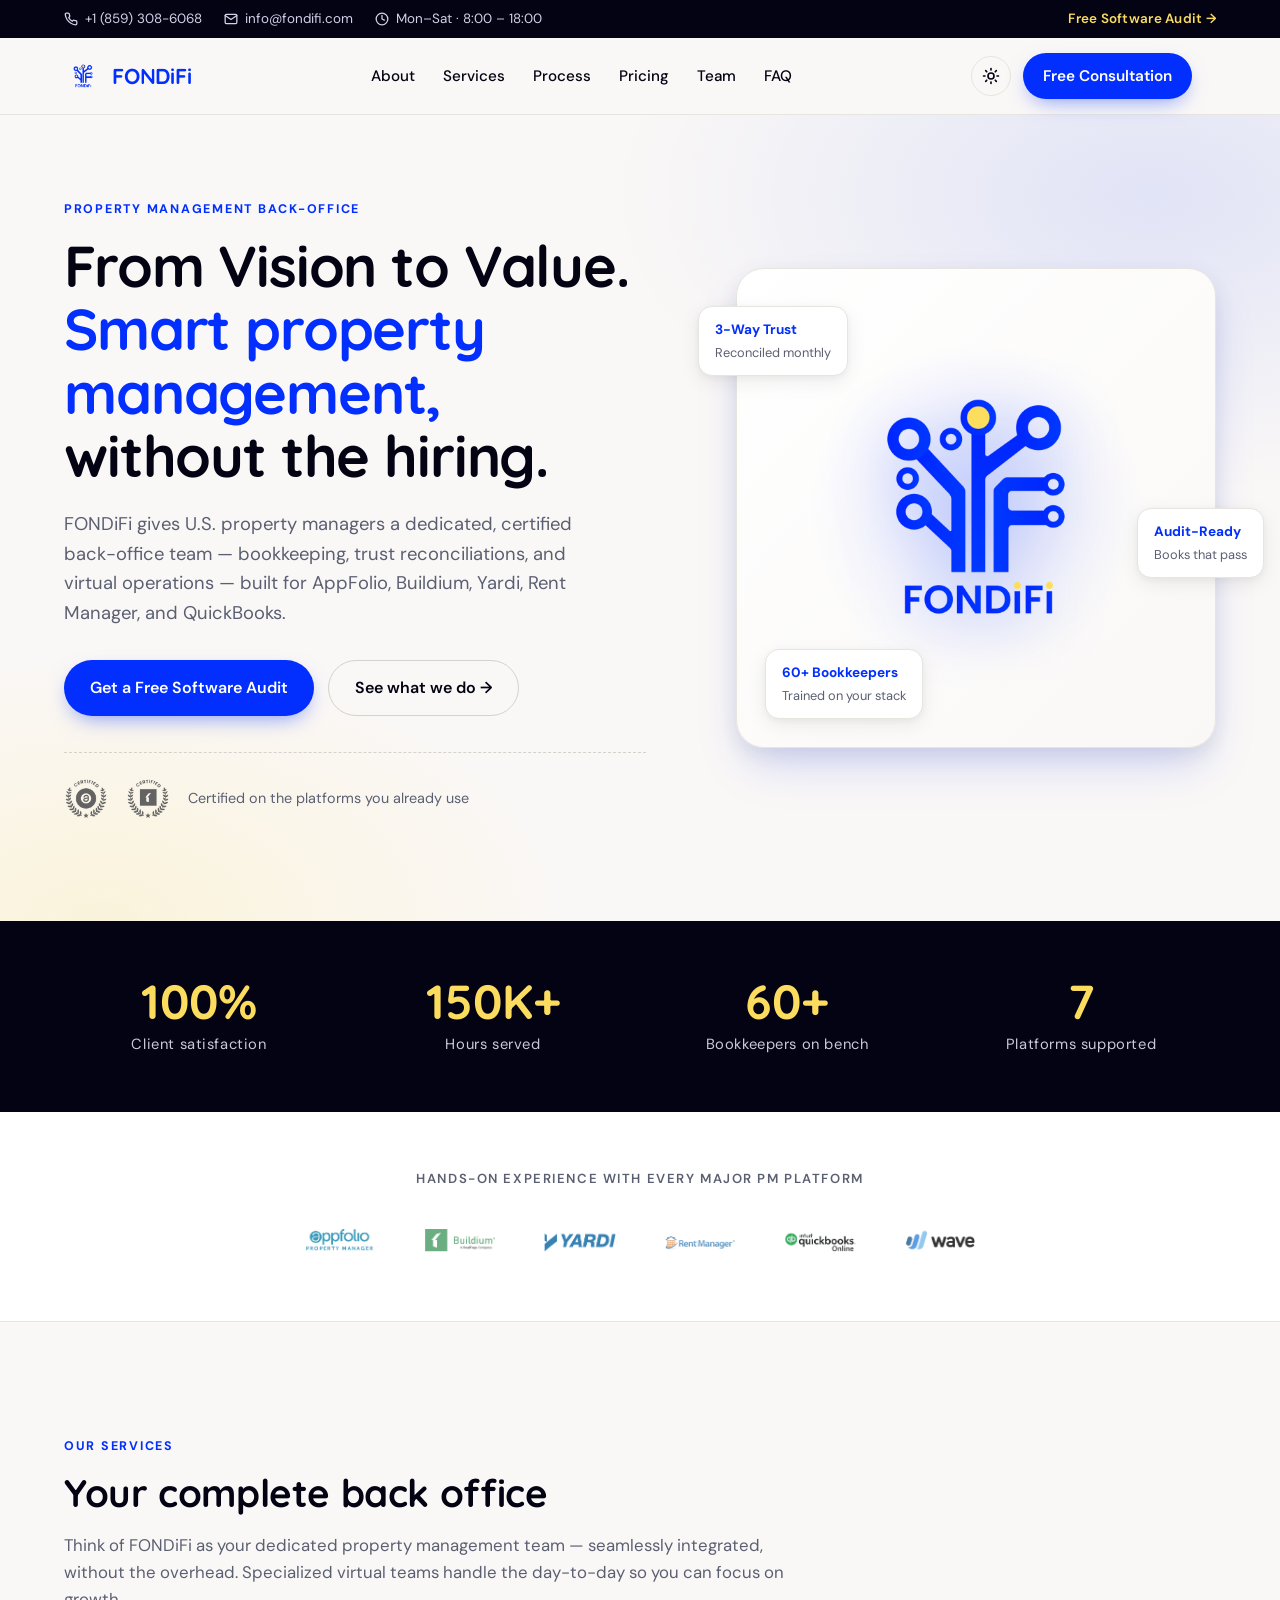
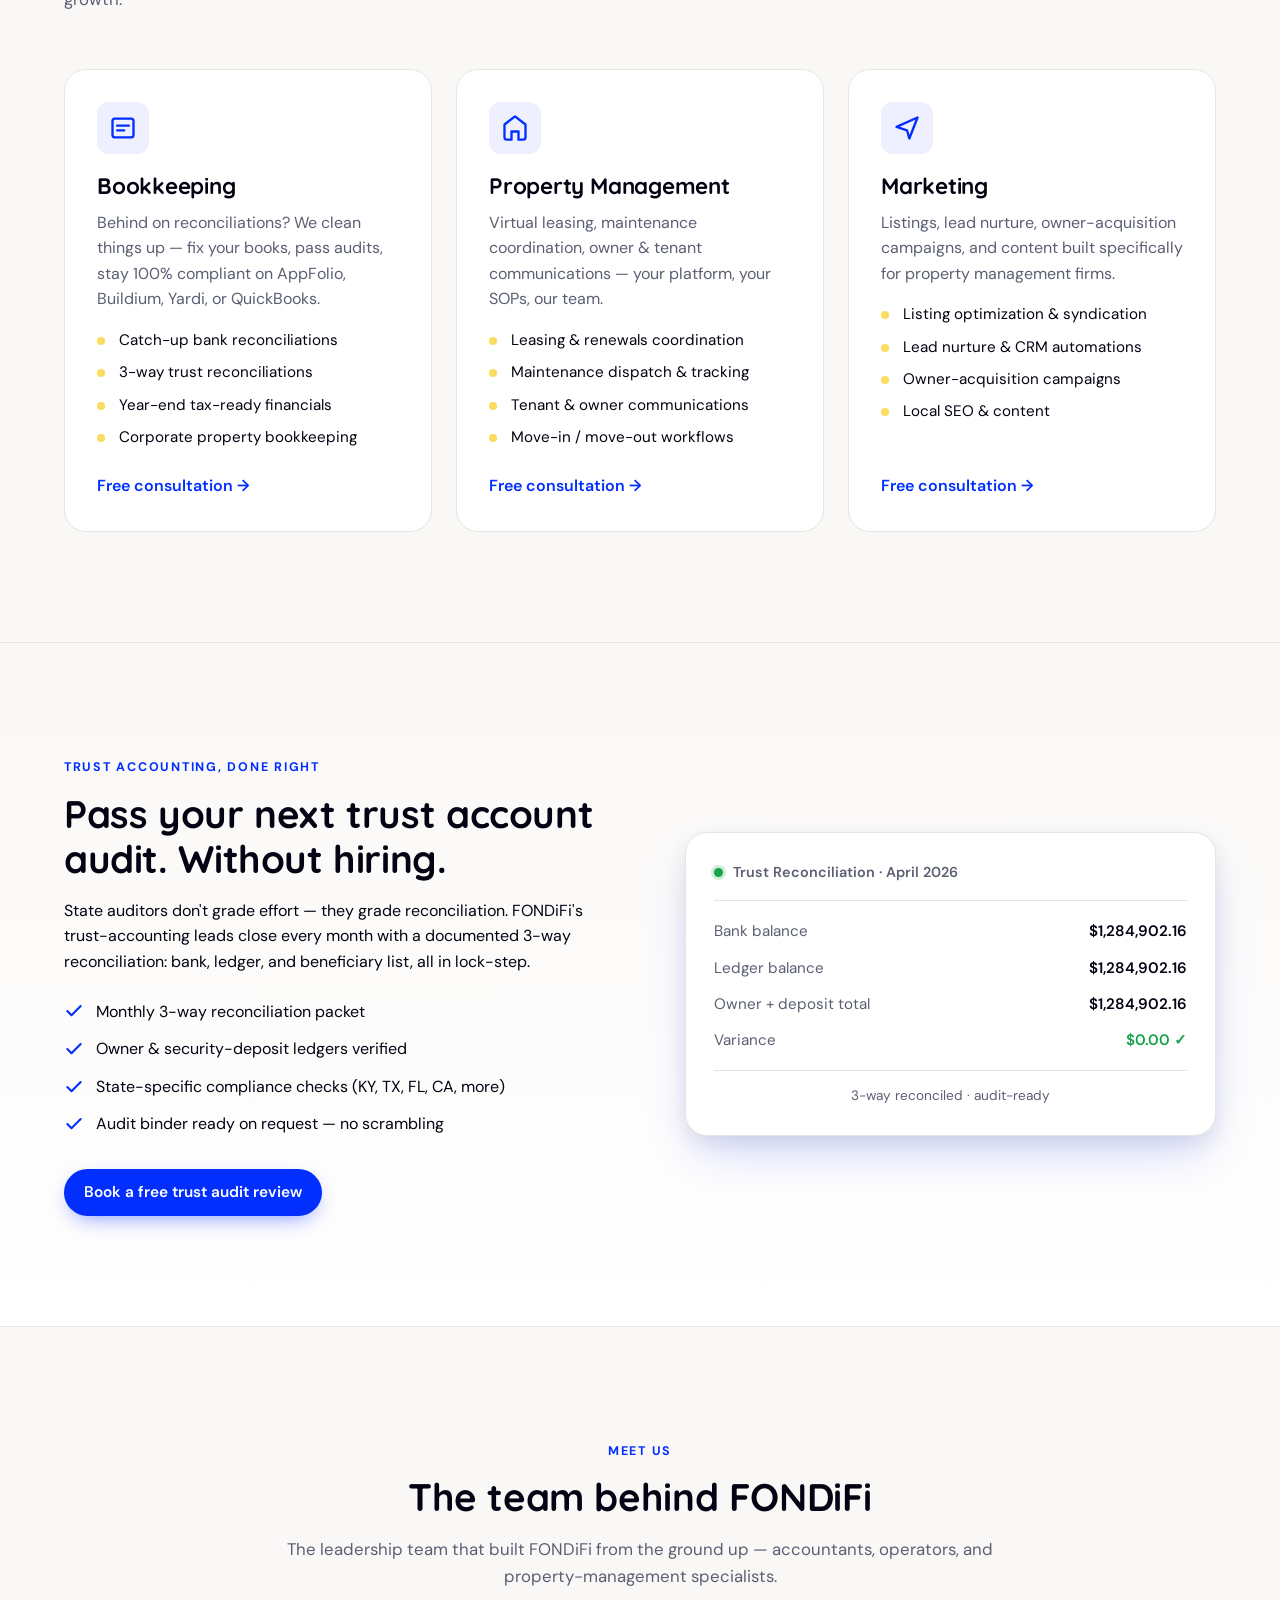
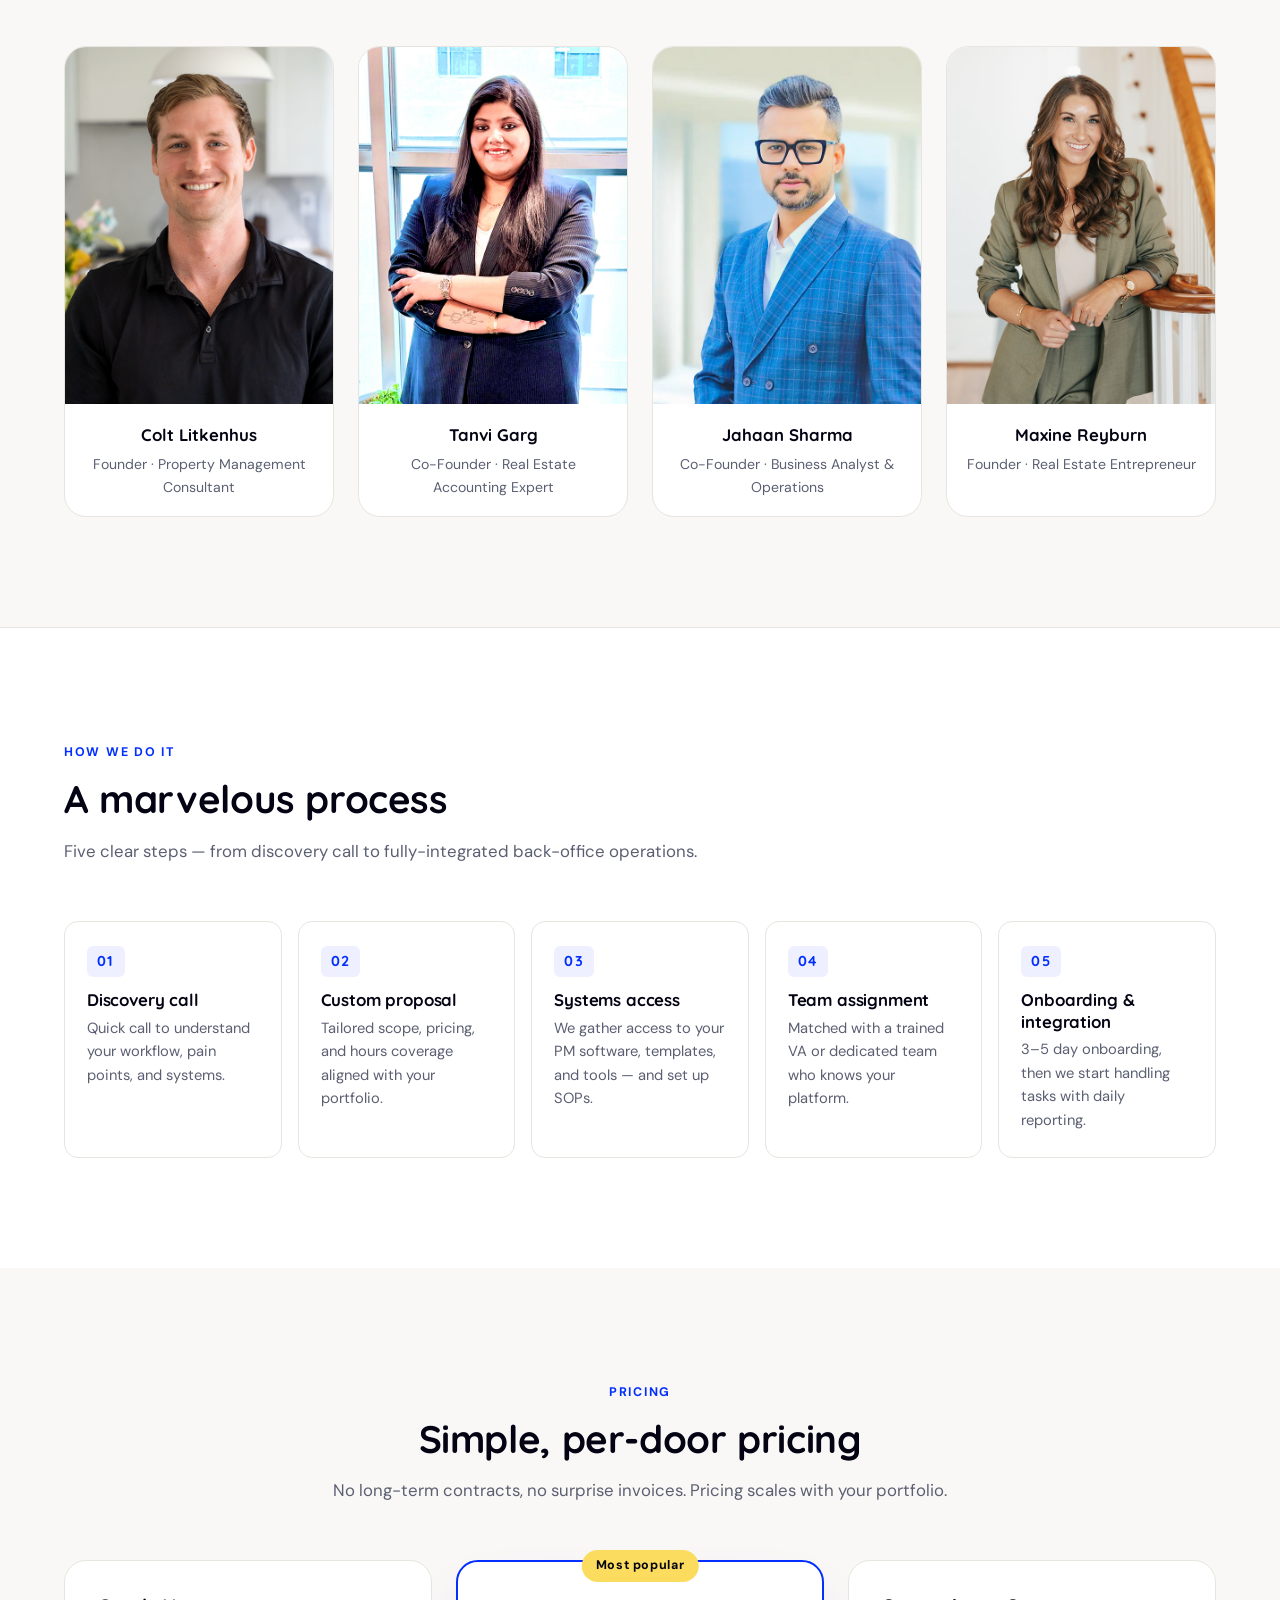
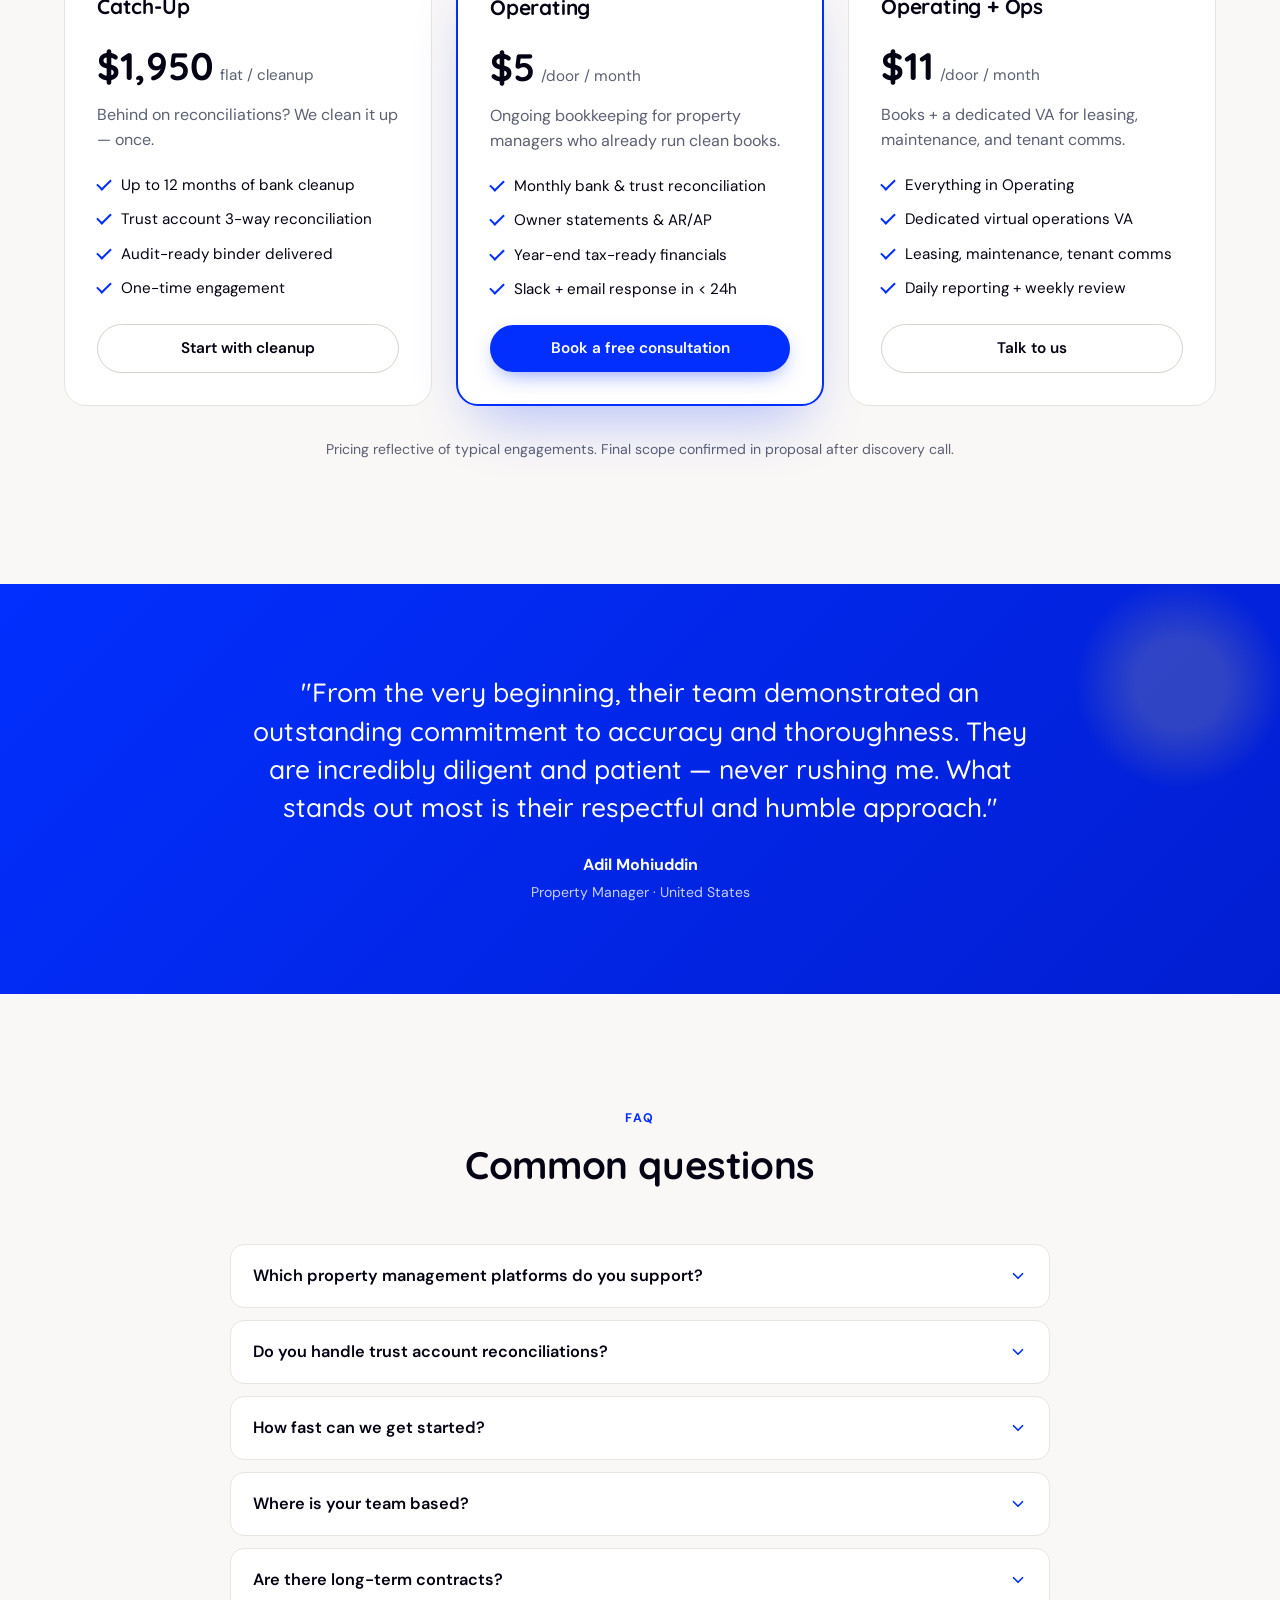
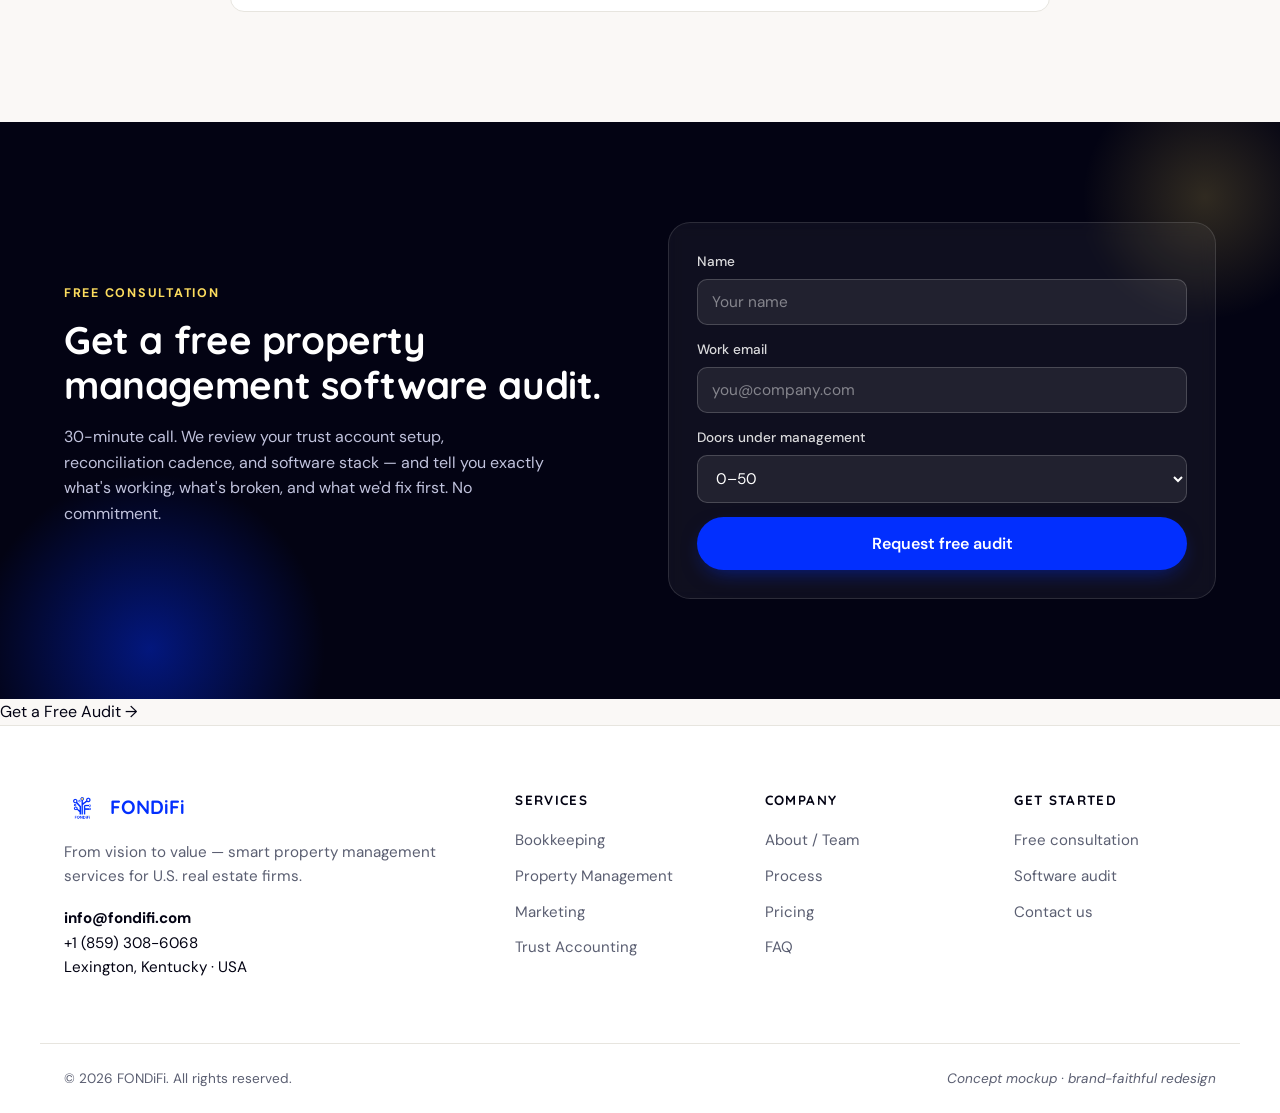
<file: v2/index.html>
<!DOCTYPE html>
<html lang="en">
<head>
<meta charset="UTF-8" />
<meta name="viewport" content="width=device-width, initial-scale=1.0" />
<title>FONDiFi — Property Management Bookkeeping &amp; Virtual Operations</title>
<meta name="description" content="FONDiFi is the back-office partner for U.S. property managers. Trust-account audit-ready bookkeeping, AppFolio &amp; Buildium certified teams, and virtual operations support — without hiring." />
<meta name="theme-color" content="#022ffe" />
<link rel="icon" href="assets/fondifi-logo-blue.png" type="image/png" />
<link rel="preconnect" href="https://fonts.googleapis.com" />
<link rel="preconnect" href="https://fonts.gstatic.com" crossorigin />
<link href="https://fonts.googleapis.com/css2?family=DM+Sans:opsz,wght@9..40,400;9..40,500;9..40,700&family=Quicksand:wght@500;600;700&display=swap" rel="stylesheet" />
<link rel="stylesheet" href="styles.css" />
<script type="application/ld+json">
{
  "@context": "https://schema.org",
  "@type": "Organization",
  "name": "FONDiFi",
  "url": "https://fondifi.com",
  "logo": "https://fondifi.com/wp-content/uploads/2025/04/fondifi-logo-blue-transparent-without-slogan-04-1024x1024.png",
  "telephone": "+1-859-308-6068",
  "email": "info@fondifi.com",
  "address": {"@type":"PostalAddress","addressLocality":"Lexington","addressRegion":"KY","addressCountry":"US"},
  "founder": [
    {"@type":"Person","name":"Colt Litkenhus","jobTitle":"Founder"},
    {"@type":"Person","name":"Tanvi Garg","jobTitle":"Co-Founder"},
    {"@type":"Person","name":"Jahaan Sharma","jobTitle":"Co-Founder"},
    {"@type":"Person","name":"Maxine Reyburn","jobTitle":"Founder"}
  ]
}
</script>
</head>
<body class="no-js">

<!-- ============ TOP BAR ============ -->
<div class="topbar">
  <div class="container topbar__row">
    <div class="topbar__left">
      <span><svg width="14" height="14" viewBox="0 0 24 24" fill="none" stroke="currentColor" stroke-width="2.2" stroke-linecap="round" stroke-linejoin="round"><path d="M22 16.92v3a2 2 0 0 1-2.18 2 19.79 19.79 0 0 1-8.63-3.07 19.5 19.5 0 0 1-6-6 19.79 19.79 0 0 1-3.07-8.67A2 2 0 0 1 4.11 2h3a2 2 0 0 1 2 1.72 12.84 12.84 0 0 0 .7 2.81 2 2 0 0 1-.45 2.11L8.09 9.91a16 16 0 0 0 6 6l1.27-1.27a2 2 0 0 1 2.11-.45 12.84 12.84 0 0 0 2.81.7A2 2 0 0 1 22 16.92z"/></svg> +1 (859) 308-6068</span>
      <span><svg width="14" height="14" viewBox="0 0 24 24" fill="none" stroke="currentColor" stroke-width="2.2" stroke-linecap="round" stroke-linejoin="round"><path d="M4 4h16c1.1 0 2 .9 2 2v12c0 1.1-.9 2-2 2H4c-1.1 0-2-.9-2-2V6c0-1.1.9-2 2-2z"/><polyline points="22,6 12,13 2,6"/></svg> info@fondifi.com</span>
      <span class="hide-md"><svg width="14" height="14" viewBox="0 0 24 24" fill="none" stroke="currentColor" stroke-width="2.2" stroke-linecap="round" stroke-linejoin="round"><circle cx="12" cy="12" r="10"/><polyline points="12 6 12 12 16 14"/></svg> Mon–Sat · 8:00 – 18:00</span>
    </div>
    <div class="topbar__right">
      <a href="#consult" class="topbar__cta">Free Software Audit →</a>
    </div>
  </div>
</div>

<!-- ============ HEADER / NAV ============ -->
<header class="header">
  <div class="container header__row">
    <a href="#" class="logo">
      <img src="assets/fondifi-logo-blue.png" alt="FONDiFi" width="44" height="44" />
      <span class="logo__wordmark">FONDiFi</span>
    </a>
    <nav class="nav" aria-label="Primary">
      <a href="#about">About</a>
      <a href="#services">Services</a>
      <a href="#process">Process</a>
      <a href="#pricing">Pricing</a>
      <a href="#team">Team</a>
      <a href="#faq">FAQ</a>
    </nav>
    <div class="header__actions">
      <button class="theme-toggle" aria-label="Toggle dark mode" id="themeToggle">
        <svg class="icon-sun" width="18" height="18" viewBox="0 0 24 24" fill="none" stroke="currentColor" stroke-width="2.2" stroke-linecap="round" stroke-linejoin="round"><circle cx="12" cy="12" r="4"/><path d="M12 2v2M12 20v2M4.93 4.93l1.41 1.41M17.66 17.66l1.41 1.41M2 12h2M20 12h2M4.93 19.07l1.41-1.41M17.66 6.34l1.41-1.41"/></svg>
        <svg class="icon-moon" width="18" height="18" viewBox="0 0 24 24" fill="none" stroke="currentColor" stroke-width="2.2" stroke-linecap="round" stroke-linejoin="round"><path d="M21 12.79A9 9 0 1 1 11.21 3 7 7 0 0 0 21 12.79z"/></svg>
      </button>
      <a href="#consult" class="btn btn--primary header__cta">Free Consultation</a>
      <button class="hamburger" aria-label="Open menu" aria-expanded="false" aria-controls="mobileMenu" id="hamburger">
        <span></span><span></span><span></span>
      </button>
    </div>
  </div>
  <!-- Mobile slide-down menu -->
  <div class="mobile-menu" id="mobileMenu" hidden>
    <div class="container">
      <nav>
        <a href="#about">About</a>
        <a href="#services">Services</a>
        <a href="#process">Process</a>
        <a href="#pricing">Pricing</a>
        <a href="#team">Team</a>
        <a href="#faq">FAQ</a>
      </nav>
      <a href="#consult" class="btn btn--primary btn--block">Free Consultation</a>
    </div>
  </div>
</header>

<!-- ============ HERO ============ -->
<section class="hero">
  <div class="hero__bg-decor" aria-hidden="true"></div>
  <div class="container hero__grid">
    <div class="hero__copy">
      <span class="eyebrow">Property Management Back-Office</span>
      <h1>From Vision to Value.<br/><span class="hero__accent">Smart property management,</span> without the hiring.</h1>
      <p class="hero__lede">FONDiFi gives U.S. property managers a dedicated, certified back-office team — bookkeeping, trust reconciliations, and virtual operations — built for AppFolio, Buildium, Yardi, Rent Manager, and QuickBooks.</p>
      <div class="hero__ctas">
        <a href="#consult" class="btn btn--primary btn--lg">Get a Free Software Audit</a>
        <a href="#services" class="btn btn--ghost btn--lg">See what we do →</a>
      </div>
      <div class="hero__trust">
        <img src="assets/cert-appfolio.webp" alt="AppFolio Certified" loading="lazy" />
        <img src="assets/cert-buildium.webp" alt="Buildium Certified" loading="lazy" />
        <span class="trust-line">Certified on the platforms you already use</span>
      </div>
    </div>
    <div class="hero__visual" aria-hidden="true">
      <div class="hero__mark">
        <img src="assets/fondifi-logo-blue.png" alt="" />
      </div>
      <div class="hero__chip hero__chip--1">
        <strong>3-Way Trust</strong>
        <span>Reconciled monthly</span>
      </div>
      <div class="hero__chip hero__chip--2">
        <strong>Audit-Ready</strong>
        <span>Books that pass</span>
      </div>
      <div class="hero__chip hero__chip--3">
        <strong>60+ Bookkeepers</strong>
        <span>Trained on your stack</span>
      </div>
    </div>
  </div>
</section>

<!-- ============ STATS ============ -->
<section class="stats">
  <div class="container stats__row">
    <div class="stat"><span class="stat__num">100%</span><span class="stat__label">Client satisfaction</span></div>
    <div class="stat"><span class="stat__num">150K+</span><span class="stat__label">Hours served</span></div>
    <div class="stat"><span class="stat__num">60+</span><span class="stat__label">Bookkeepers on bench</span></div>
    <div class="stat"><span class="stat__num">7</span><span class="stat__label">Platforms supported</span></div>
  </div>
</section>

<!-- ============ SOFTWARE BAR ============ -->
<section class="softwares" aria-label="Supported property management platforms">
  <div class="container">
    <p class="softwares__title">Hands-on experience with every major PM platform</p>
    <div class="softwares__row">
      <img src="assets/sw-appfolio.webp" alt="AppFolio" />
      <img src="assets/sw-buildium.webp" alt="Buildium" />
      <img src="assets/sw-yardi.webp" alt="Yardi Breeze" />
      <img src="assets/sw-rentmanager.webp" alt="Rent Manager" />
      <img src="assets/sw-quickbooks.webp" alt="QuickBooks" />
      <img src="assets/sw-wave.webp" alt="Wave" />
    </div>
  </div>
</section>

<!-- ============ SERVICES ============ -->
<section class="services" id="services">
  <div class="container">
    <header class="section-head">
      <span class="eyebrow">Our Services</span>
      <h2>Your complete back office</h2>
      <p>Think of FONDiFi as your dedicated property management team — seamlessly integrated, without the overhead. Specialized virtual teams handle the day-to-day so you can focus on growth.</p>
    </header>

    <div class="services__grid">
      <article class="service-card">
        <div class="service-card__icon">
          <svg width="28" height="28" viewBox="0 0 24 24" fill="none" stroke="currentColor" stroke-width="2" stroke-linecap="round" stroke-linejoin="round"><rect x="3" y="4" width="18" height="16" rx="2"/><path d="M7 10h10M7 14h6"/></svg>
        </div>
        <h3>Bookkeeping</h3>
        <p>Behind on reconciliations? We clean things up — fix your books, pass audits, stay 100% compliant on AppFolio, Buildium, Yardi, or QuickBooks.</p>
        <ul class="service-card__list">
          <li>Catch-up bank reconciliations</li>
          <li>3-way trust reconciliations</li>
          <li>Year-end tax-ready financials</li>
          <li>Corporate property bookkeeping</li>
        </ul>
        <a href="#consult" class="link-arrow">Free consultation →</a>
      </article>

      <article class="service-card">
        <div class="service-card__icon">
          <svg width="28" height="28" viewBox="0 0 24 24" fill="none" stroke="currentColor" stroke-width="2" stroke-linecap="round" stroke-linejoin="round"><path d="M3 9l9-7 9 7v11a2 2 0 0 1-2 2h-4v-7h-6v7H5a2 2 0 0 1-2-2z"/></svg>
        </div>
        <h3>Property Management</h3>
        <p>Virtual leasing, maintenance coordination, owner &amp; tenant communications — your platform, your SOPs, our team.</p>
        <ul class="service-card__list">
          <li>Leasing &amp; renewals coordination</li>
          <li>Maintenance dispatch &amp; tracking</li>
          <li>Tenant &amp; owner communications</li>
          <li>Move-in / move-out workflows</li>
        </ul>
        <a href="#consult" class="link-arrow">Free consultation →</a>
      </article>

      <article class="service-card">
        <div class="service-card__icon">
          <svg width="28" height="28" viewBox="0 0 24 24" fill="none" stroke="currentColor" stroke-width="2" stroke-linecap="round" stroke-linejoin="round"><path d="M3 11l18-8-7 18-2-7-9-3z"/></svg>
        </div>
        <h3>Marketing</h3>
        <p>Listings, lead nurture, owner-acquisition campaigns, and content built specifically for property management firms.</p>
        <ul class="service-card__list">
          <li>Listing optimization &amp; syndication</li>
          <li>Lead nurture &amp; CRM automations</li>
          <li>Owner-acquisition campaigns</li>
          <li>Local SEO &amp; content</li>
        </ul>
        <a href="#consult" class="link-arrow">Free consultation →</a>
      </article>
    </div>
  </div>
</section>

<!-- ============ TRUST DEEP DIVE ============ -->
<section class="trust-deep" id="trust">
  <div class="container trust-deep__grid">
    <div class="trust-deep__copy">
      <span class="eyebrow">Trust accounting, done right</span>
      <h2>Pass your next trust account audit. Without hiring.</h2>
      <p>State auditors don't grade effort — they grade reconciliation. FONDiFi's trust-accounting leads close every month with a documented 3-way reconciliation: bank, ledger, and beneficiary list, all in lock-step.</p>
      <ul class="checklist">
        <li><svg width="20" height="20" viewBox="0 0 24 24" fill="none" stroke="currentColor" stroke-width="2.5" stroke-linecap="round" stroke-linejoin="round"><polyline points="20 6 9 17 4 12"/></svg> Monthly 3-way reconciliation packet</li>
        <li><svg width="20" height="20" viewBox="0 0 24 24" fill="none" stroke="currentColor" stroke-width="2.5" stroke-linecap="round" stroke-linejoin="round"><polyline points="20 6 9 17 4 12"/></svg> Owner &amp; security-deposit ledgers verified</li>
        <li><svg width="20" height="20" viewBox="0 0 24 24" fill="none" stroke="currentColor" stroke-width="2.5" stroke-linecap="round" stroke-linejoin="round"><polyline points="20 6 9 17 4 12"/></svg> State-specific compliance checks (KY, TX, FL, CA, more)</li>
        <li><svg width="20" height="20" viewBox="0 0 24 24" fill="none" stroke="currentColor" stroke-width="2.5" stroke-linecap="round" stroke-linejoin="round"><polyline points="20 6 9 17 4 12"/></svg> Audit binder ready on request — no scrambling</li>
      </ul>
      <a href="#consult" class="btn btn--primary">Book a free trust audit review</a>
    </div>
    <div class="trust-deep__panel">
      <div class="trust-card">
        <div class="trust-card__head">
          <span class="trust-card__dot"></span>
          <span>Trust Reconciliation · April 2026</span>
        </div>
        <div class="trust-card__rows">
          <div class="trust-row"><span>Bank balance</span><b>$1,284,902.16</b></div>
          <div class="trust-row"><span>Ledger balance</span><b>$1,284,902.16</b></div>
          <div class="trust-row"><span>Owner + deposit total</span><b>$1,284,902.16</b></div>
          <div class="trust-row trust-row--ok"><span>Variance</span><b>$0.00 ✓</b></div>
        </div>
        <div class="trust-card__foot">3-way reconciled · audit-ready</div>
      </div>
    </div>
  </div>
</section>

<!-- ============ TEAM ============ -->
<section class="team" id="team">
  <div class="container">
    <header class="section-head section-head--center">
      <span class="eyebrow">Meet Us</span>
      <h2>The team behind FONDiFi</h2>
      <p>The leadership team that built FONDiFi from the ground up — accountants, operators, and property-management specialists.</p>
    </header>
    <div class="team__grid">
      <figure class="member"><img src="assets/colt.webp" alt="Colt Litkenhus" loading="lazy" /><figcaption><strong>Colt Litkenhus</strong><span>Founder · Property Management Consultant</span></figcaption></figure>
      <figure class="member"><img src="assets/maxine.webp" alt="Tanvi Garg" loading="lazy" /><figcaption><strong>Tanvi Garg</strong><span>Co-Founder · Real Estate Accounting Expert</span></figcaption></figure>
      <figure class="member"><img src="assets/tanvi.webp" alt="Jahaan Sharma" loading="lazy" /><figcaption><strong>Jahaan Sharma</strong><span>Co-Founder · Business Analyst &amp; Operations</span></figcaption></figure>
      <figure class="member"><img src="assets/jahaan.webp" alt="Maxine Reyburn" loading="lazy" /><figcaption><strong>Maxine Reyburn</strong><span>Founder · Real Estate Entrepreneur</span></figcaption></figure>
    </div>
  </div>
</section>

<!-- ============ PROCESS ============ -->
<section class="process" id="process">
  <div class="container">
    <header class="section-head">
      <span class="eyebrow">How we do it</span>
      <h2>A marvelous process</h2>
      <p>Five clear steps — from discovery call to fully-integrated back-office operations.</p>
    </header>
    <ol class="process__steps">
      <li><div class="step__num">01</div><h3>Discovery call</h3><p>Quick call to understand your workflow, pain points, and systems.</p></li>
      <li><div class="step__num">02</div><h3>Custom proposal</h3><p>Tailored scope, pricing, and hours coverage aligned with your portfolio.</p></li>
      <li><div class="step__num">03</div><h3>Systems access</h3><p>We gather access to your PM software, templates, and tools — and set up SOPs.</p></li>
      <li><div class="step__num">04</div><h3>Team assignment</h3><p>Matched with a trained VA or dedicated team who knows your platform.</p></li>
      <li><div class="step__num">05</div><h3>Onboarding &amp; integration</h3><p>3–5 day onboarding, then we start handling tasks with daily reporting.</p></li>
    </ol>
  </div>
</section>

<!-- ============ PRICING ============ -->
<section class="pricing" id="pricing">
  <div class="container">
    <header class="section-head section-head--center">
      <span class="eyebrow">Pricing</span>
      <h2>Simple, per-door pricing</h2>
      <p>No long-term contracts, no surprise invoices. Pricing scales with your portfolio.</p>
    </header>
    <div class="pricing__grid">
      <article class="plan">
        <h3>Catch-Up</h3>
        <div class="plan__price"><span class="plan__amount">$1,950</span><span class="plan__per">flat / cleanup</span></div>
        <p class="plan__desc">Behind on reconciliations? We clean it up — once.</p>
        <ul>
          <li>Up to 12 months of bank cleanup</li>
          <li>Trust account 3-way reconciliation</li>
          <li>Audit-ready binder delivered</li>
          <li>One-time engagement</li>
        </ul>
        <a href="#consult" class="btn btn--ghost">Start with cleanup</a>
      </article>

      <article class="plan plan--featured">
        <span class="plan__badge">Most popular</span>
        <h3>Operating</h3>
        <div class="plan__price"><span class="plan__amount">$5</span><span class="plan__per">/door / month</span></div>
        <p class="plan__desc">Ongoing bookkeeping for property managers who already run clean books.</p>
        <ul>
          <li>Monthly bank &amp; trust reconciliation</li>
          <li>Owner statements &amp; AR/AP</li>
          <li>Year-end tax-ready financials</li>
          <li>Slack + email response in &lt; 24h</li>
        </ul>
        <a href="#consult" class="btn btn--primary">Book a free consultation</a>
      </article>

      <article class="plan">
        <h3>Operating + Ops</h3>
        <div class="plan__price"><span class="plan__amount">$11</span><span class="plan__per">/door / month</span></div>
        <p class="plan__desc">Books + a dedicated VA for leasing, maintenance, and tenant comms.</p>
        <ul>
          <li>Everything in Operating</li>
          <li>Dedicated virtual operations VA</li>
          <li>Leasing, maintenance, tenant comms</li>
          <li>Daily reporting + weekly review</li>
        </ul>
        <a href="#consult" class="btn btn--ghost">Talk to us</a>
      </article>
    </div>
    <p class="pricing__note">Pricing reflective of typical engagements. Final scope confirmed in proposal after discovery call.</p>
  </div>
</section>

<!-- ============ TESTIMONIAL ============ -->
<section class="testimonial">
  <div class="container">
    <blockquote>
      <p>"From the very beginning, their team demonstrated an outstanding commitment to accuracy and thoroughness. They are incredibly diligent and patient — never rushing me. What stands out most is their respectful and humble approach."</p>
      <footer><strong>Adil Mohiuddin</strong><span>Property Manager · United States</span></footer>
    </blockquote>
  </div>
</section>

<!-- ============ FAQ ============ -->
<section class="faq" id="faq">
  <div class="container">
    <header class="section-head section-head--center">
      <span class="eyebrow">FAQ</span>
      <h2>Common questions</h2>
    </header>
    <div class="faq__list">
      <details>
        <summary>Which property management platforms do you support?<svg class="chev" width="18" height="18" viewBox="0 0 24 24" fill="none" stroke="currentColor" stroke-width="2.2" stroke-linecap="round" stroke-linejoin="round"><polyline points="6 9 12 15 18 9"/></svg></summary>
        <p>AppFolio, Buildium, Yardi (Breeze and Voyager), Rent Manager, and QuickBooks for property management. Our team also works in Wave and Rentec Direct.</p>
      </details>
      <details>
        <summary>Do you handle trust account reconciliations?<svg class="chev" width="18" height="18" viewBox="0 0 24 24" fill="none" stroke="currentColor" stroke-width="2.2" stroke-linecap="round" stroke-linejoin="round"><polyline points="6 9 12 15 18 9"/></svg></summary>
        <p>Yes — full 3-way trust reconciliation is our core competency. We deliver a monthly audit-ready binder you can hand directly to your state auditor.</p>
      </details>
      <details>
        <summary>How fast can we get started?<svg class="chev" width="18" height="18" viewBox="0 0 24 24" fill="none" stroke="currentColor" stroke-width="2.2" stroke-linecap="round" stroke-linejoin="round"><polyline points="6 9 12 15 18 9"/></svg></summary>
        <p>Most clients are fully onboarded inside 5 business days. Catch-up engagements (cleanup) usually start the same week.</p>
      </details>
      <details>
        <summary>Where is your team based?<svg class="chev" width="18" height="18" viewBox="0 0 24 24" fill="none" stroke="currentColor" stroke-width="2.2" stroke-linecap="round" stroke-linejoin="round"><polyline points="6 9 12 15 18 9"/></svg></summary>
        <p>FONDiFi is headquartered in Lexington, Kentucky, with virtual teams that align to your time zone — coverage Mon–Sat 8:00–18:00.</p>
      </details>
      <details>
        <summary>Are there long-term contracts?<svg class="chev" width="18" height="18" viewBox="0 0 24 24" fill="none" stroke="currentColor" stroke-width="2.2" stroke-linecap="round" stroke-linejoin="round"><polyline points="6 9 12 15 18 9"/></svg></summary>
        <p>No. Operating engagements are month-to-month. Catch-up is a one-time flat fee.</p>
      </details>
    </div>
  </div>
</section>

<!-- ============ FINAL CTA ============ -->
<section class="cta-final" id="consult">
  <div class="container cta-final__grid">
    <div>
      <span class="eyebrow eyebrow--light">Free consultation</span>
      <h2>Get a free property management software audit.</h2>
      <p>30-minute call. We review your trust account setup, reconciliation cadence, and software stack — and tell you exactly what's working, what's broken, and what we'd fix first. No commitment.</p>
    </div>
    <form class="cta-form" onsubmit="event.preventDefault(); this.querySelector('.cta-form__success').hidden = false;">
      <label>Name<input type="text" name="name" required placeholder="Your name" /></label>
      <label>Work email<input type="email" name="email" required placeholder="you@company.com" /></label>
      <label>Doors under management<select name="doors"><option>0–50</option><option>51–250</option><option>251–500</option><option>500+</option></select></label>
      <button type="submit" class="btn btn--primary btn--lg btn--block">Request free audit</button>
      <p class="cta-form__success" hidden>Got it — we'll email you within 1 business day.</p>
    </form>
  </div>
</section>

<!-- ============ FOOTER ============ -->
<a href="#consult" class="mobile-cta">Get a Free Audit →</a>

<footer class="footer">
  <div class="container footer__grid">
    <div class="footer__brand">
      <div class="footer__logo">
        <img src="assets/fondifi-logo-blue.png" alt="FONDiFi" width="36" height="36" />
        <span>FONDiFi</span>
      </div>
      <p>From vision to value — smart property management services for U.S. real estate firms.</p>
      <p class="footer__contact">
        <strong>info@fondifi.com</strong><br/>
        +1 (859) 308-6068<br/>
        Lexington, Kentucky · USA
      </p>
    </div>
    <div>
      <h4>Services</h4>
      <ul><li><a href="#services">Bookkeeping</a></li><li><a href="#services">Property Management</a></li><li><a href="#services">Marketing</a></li><li><a href="#trust">Trust Accounting</a></li></ul>
    </div>
    <div>
      <h4>Company</h4>
      <ul><li><a href="#team">About / Team</a></li><li><a href="#process">Process</a></li><li><a href="#pricing">Pricing</a></li><li><a href="#faq">FAQ</a></li></ul>
    </div>
    <div>
      <h4>Get started</h4>
      <ul><li><a href="#consult">Free consultation</a></li><li><a href="#consult">Software audit</a></li><li><a href="mailto:info@fondifi.com">Contact us</a></li></ul>
    </div>
  </div>
  <div class="container footer__bottom">
    <span>© 2026 FONDiFi. All rights reserved.</span>
    <span class="footer__credit">Concept mockup · brand-faithful redesign</span>
  </div>
</footer>

<script src="app.js"></script>
</body>
</html>
</file>
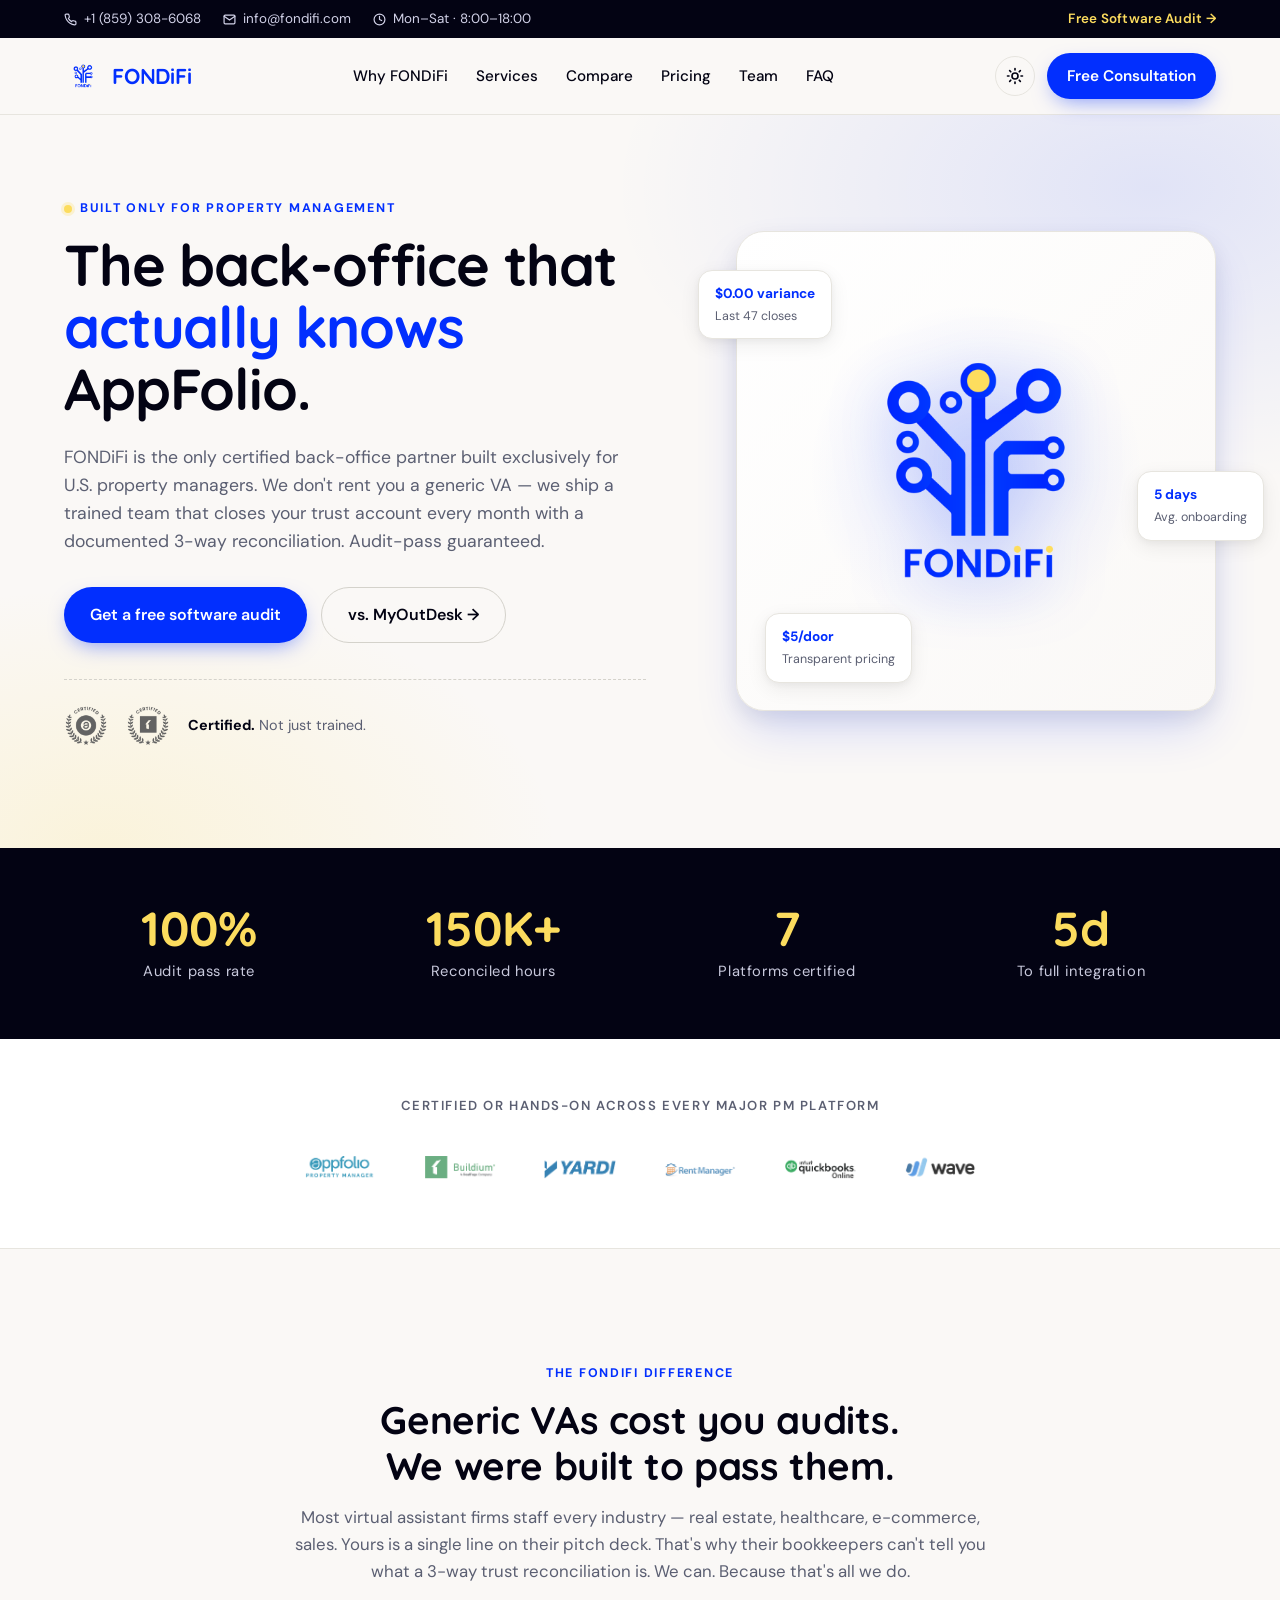
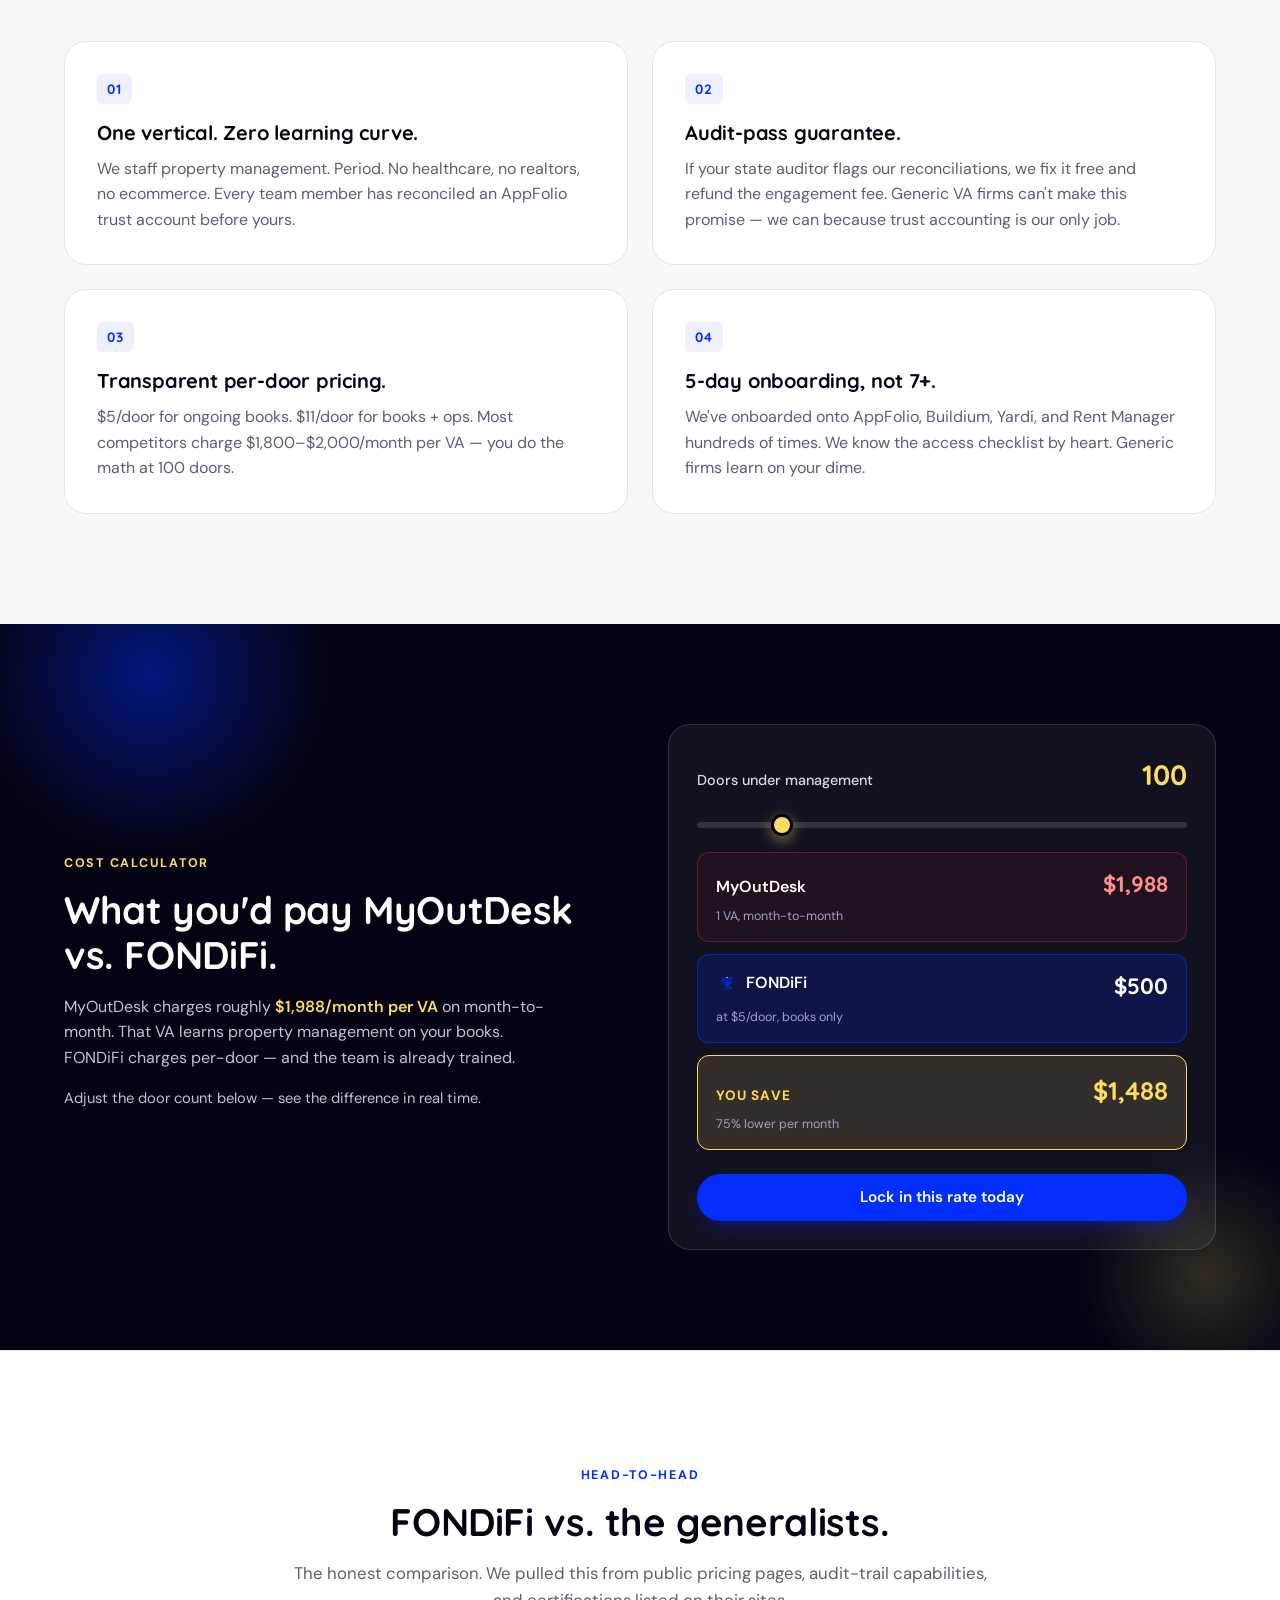
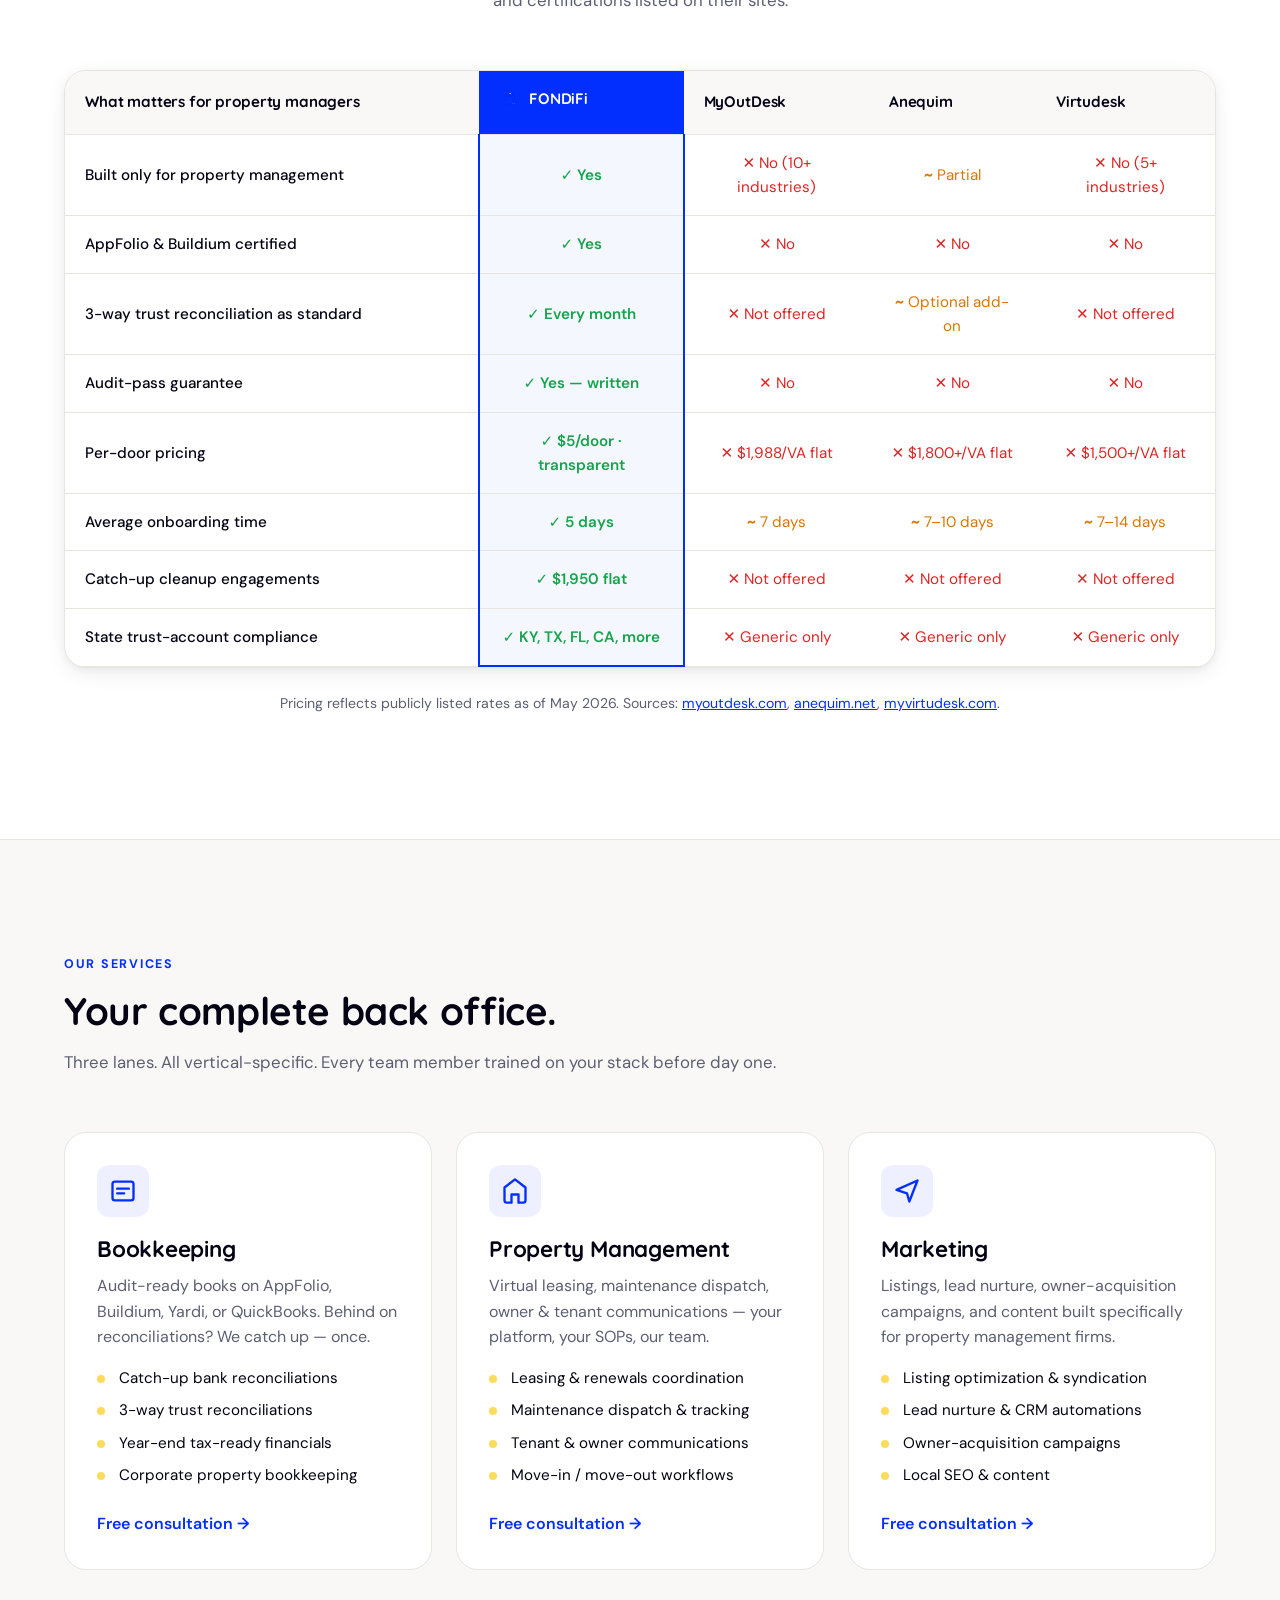
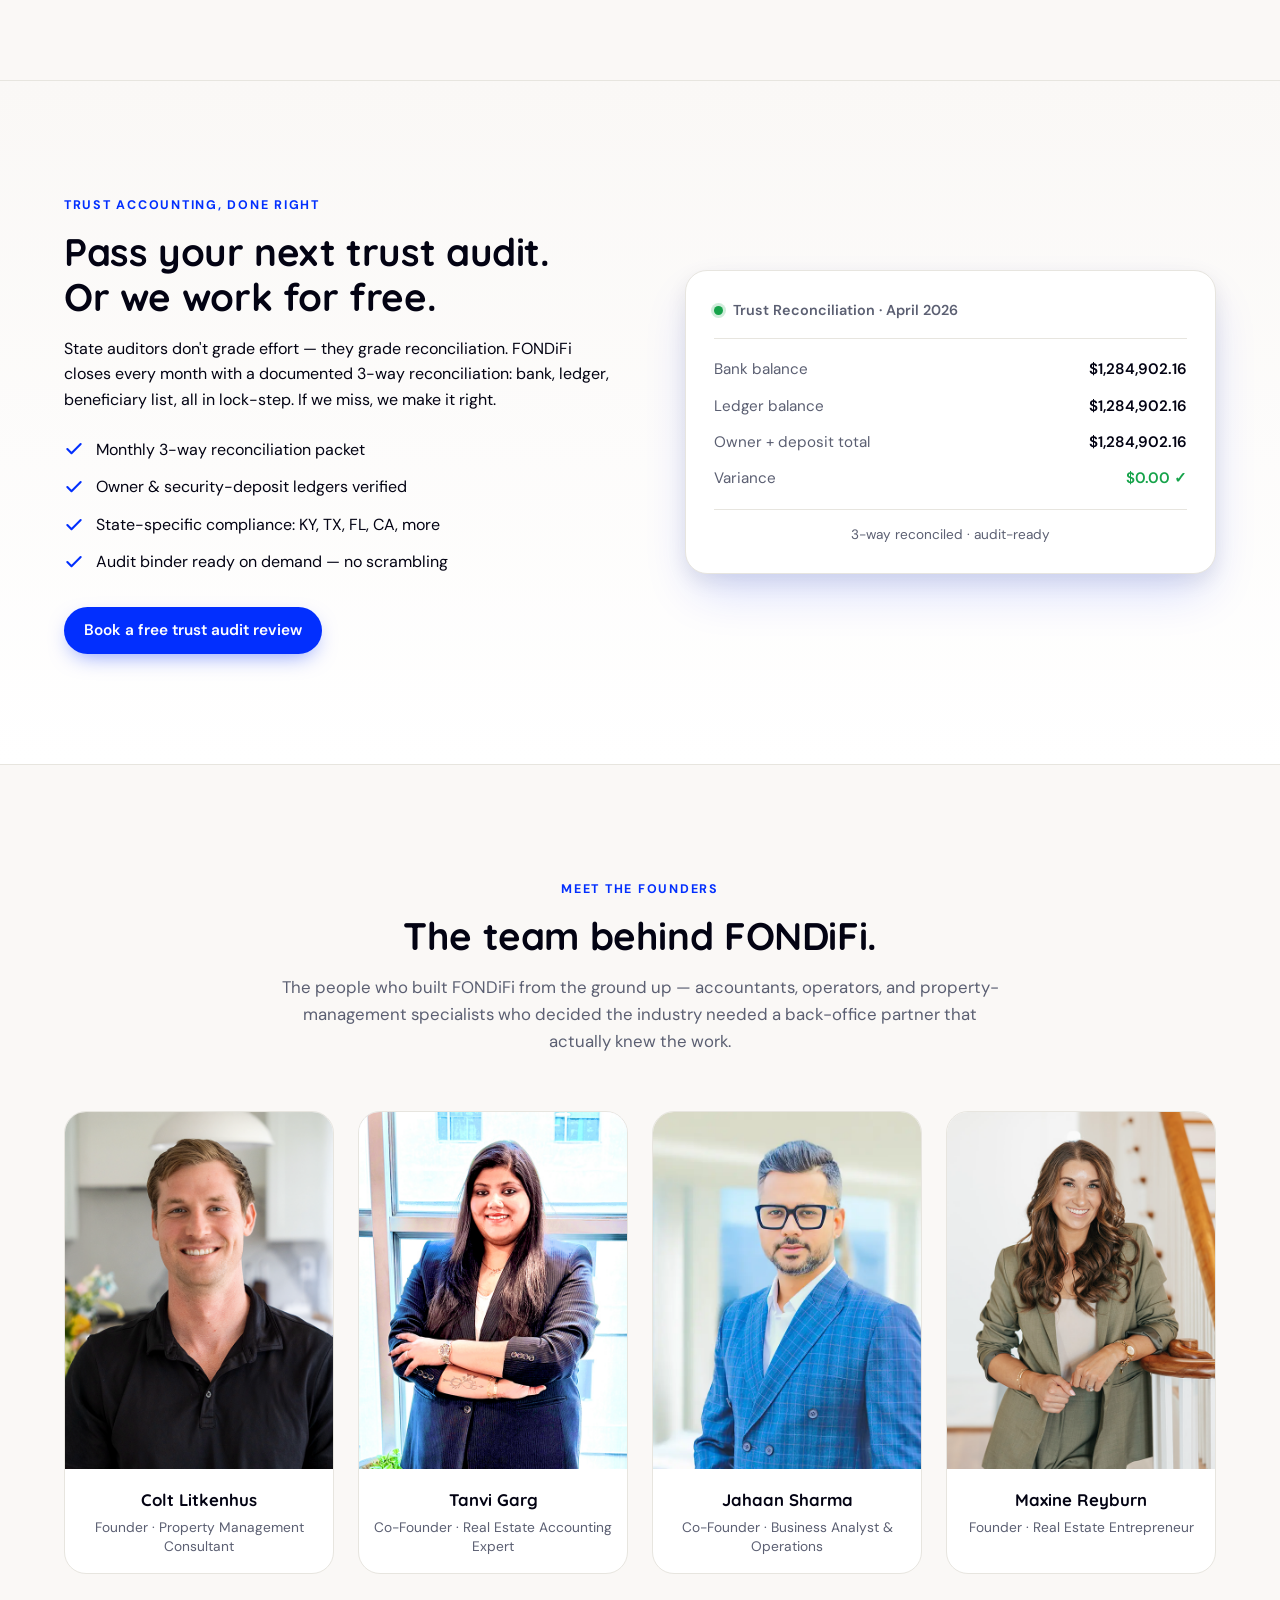
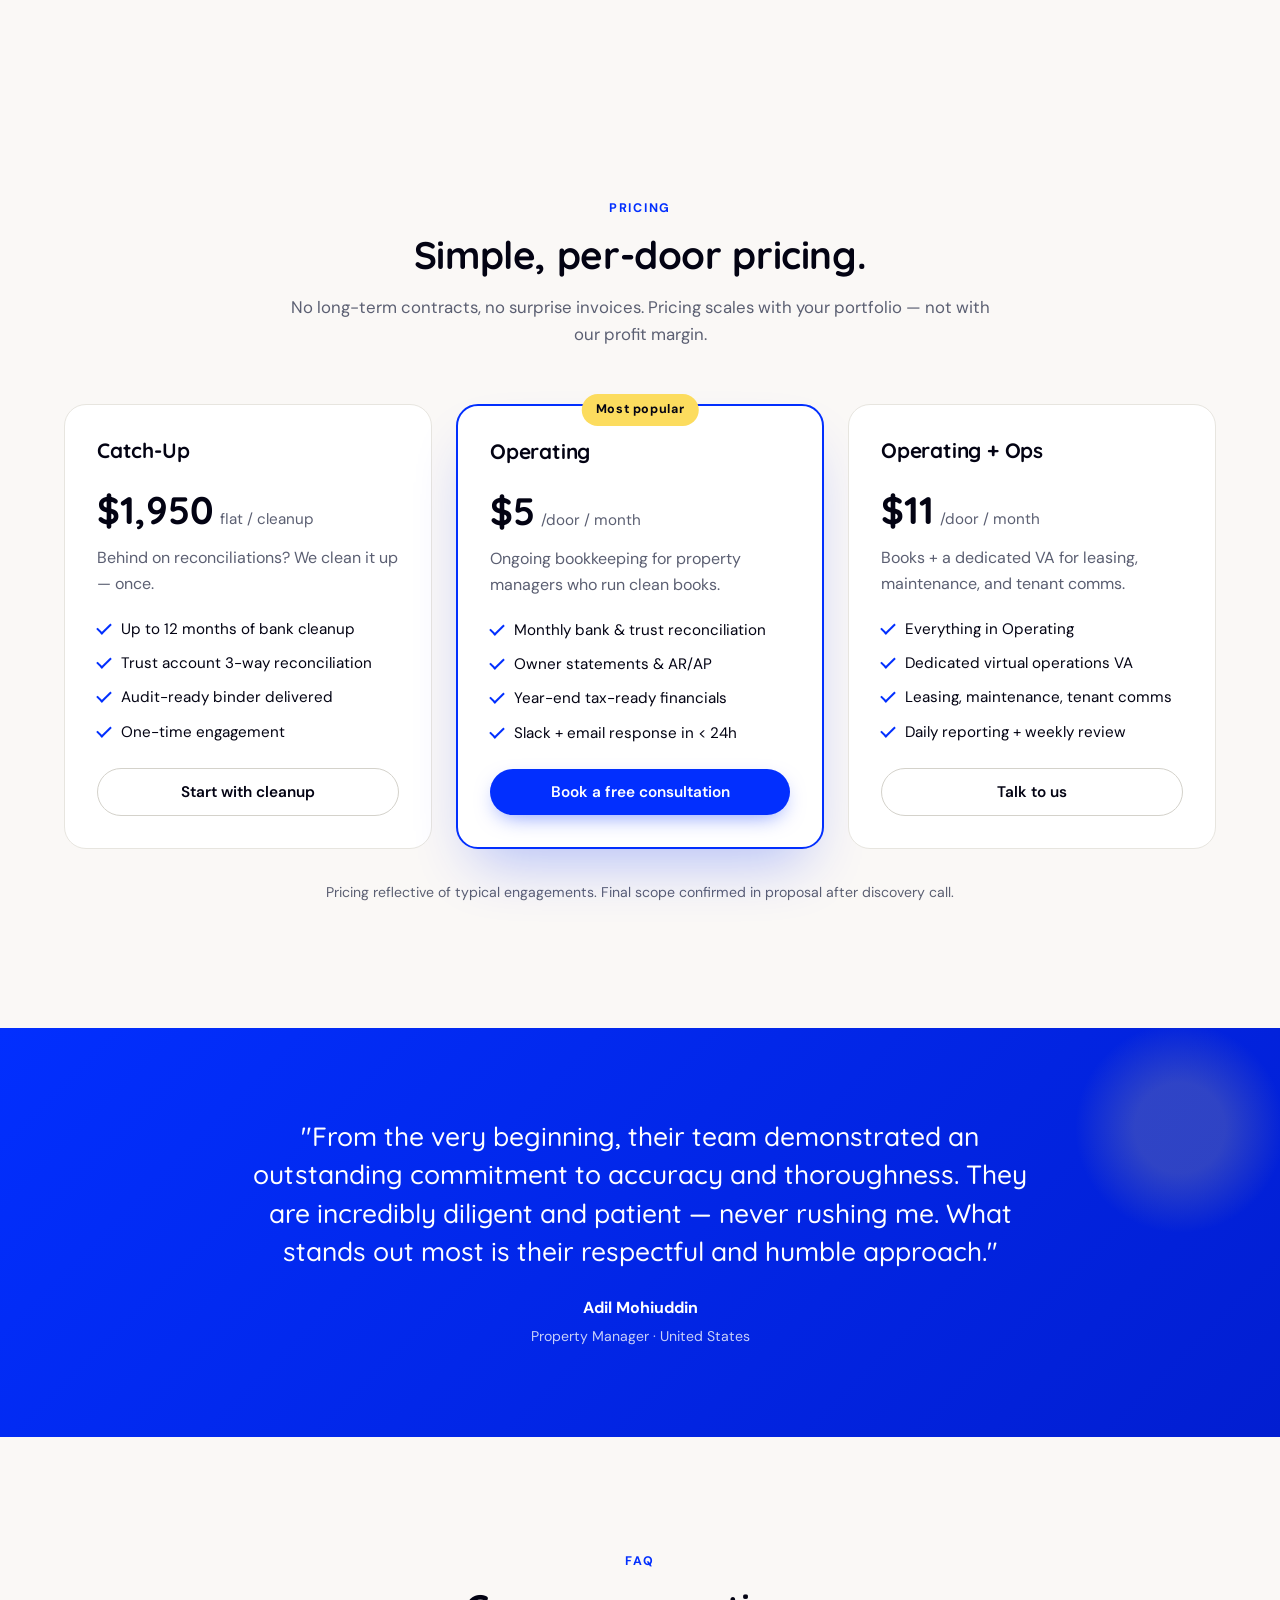
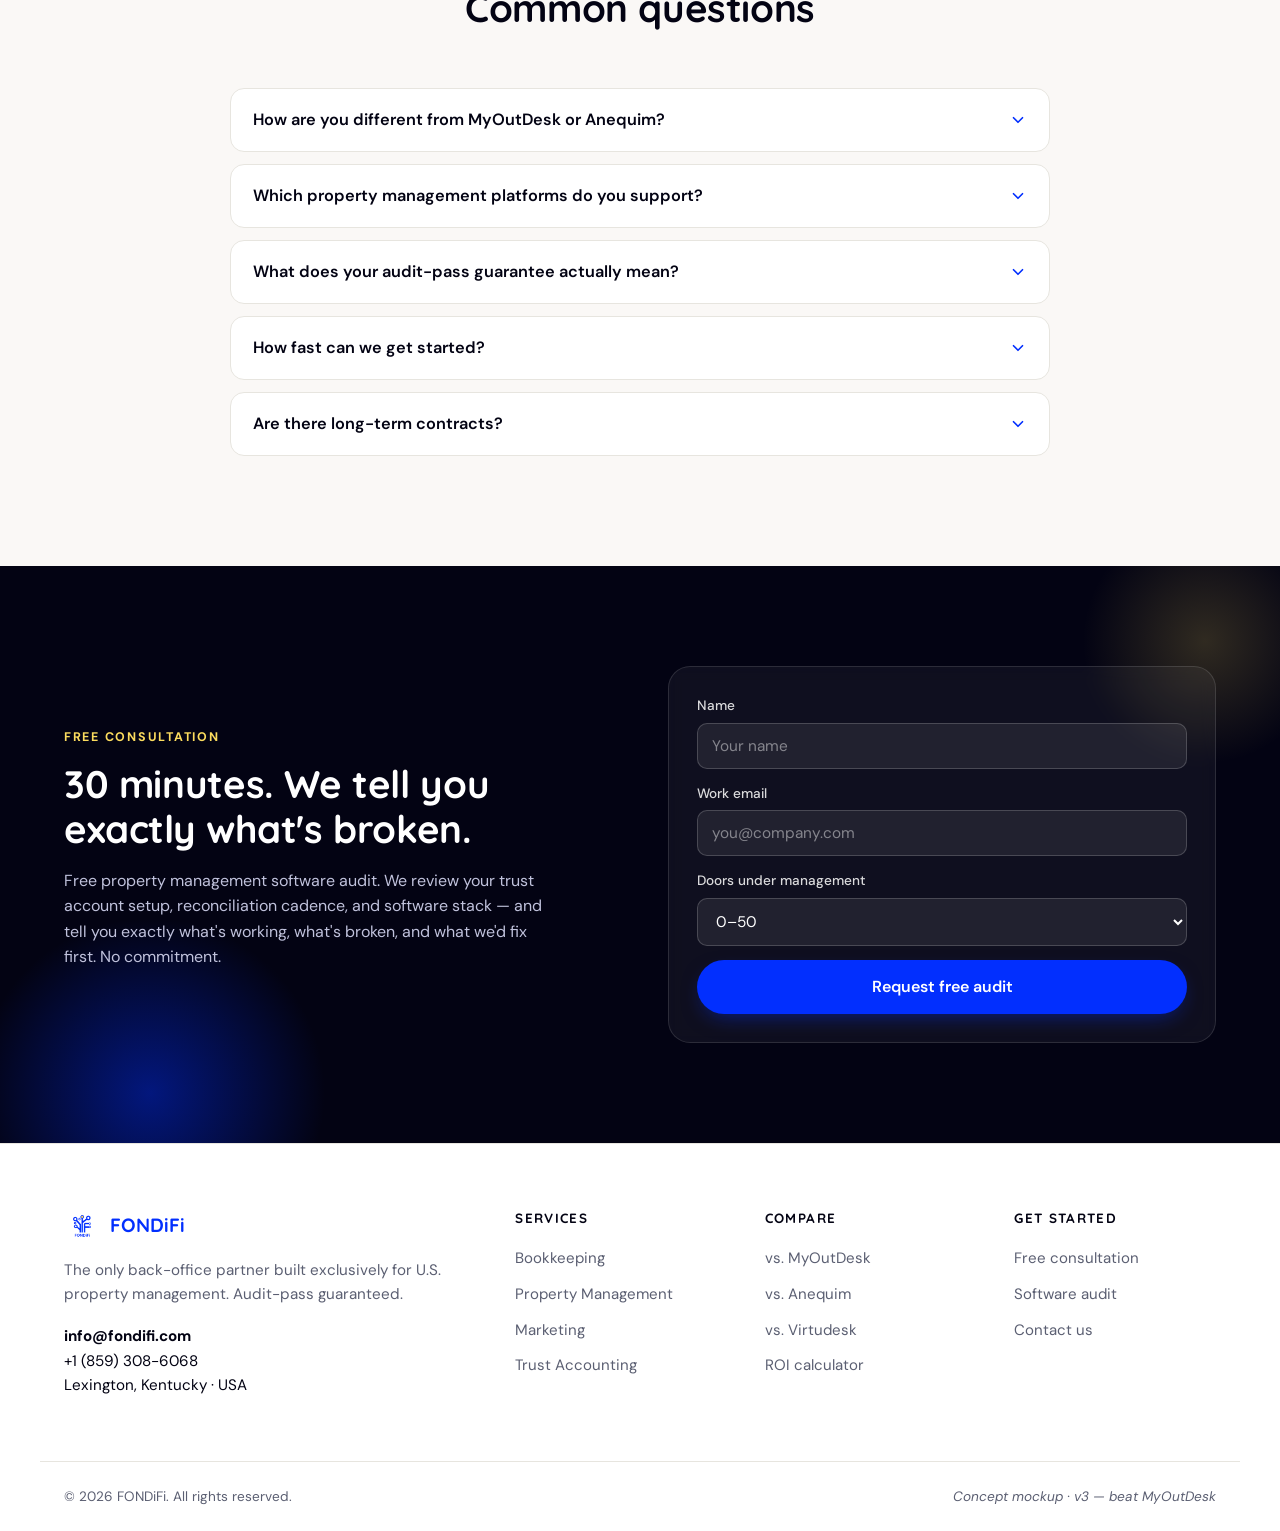
<file: v3/index.html>
<!DOCTYPE html>
<html lang="en">
<head>
<meta charset="UTF-8" />
<meta name="viewport" content="width=device-width, initial-scale=1.0" />
<title>FONDiFi — The Property Management Back-Office. Built for AppFolio, Buildium, Yardi.</title>
<meta name="description" content="Stop renting generic VAs. FONDiFi is the only back-office partner built exclusively for U.S. property management — AppFolio &amp; Buildium certified, audit-pass guaranteed, $5/door pricing." />
<meta name="theme-color" content="#022ffe" />
<link rel="icon" href="assets/fondifi-logo-blue.png" type="image/png" />
<link rel="preconnect" href="https://fonts.googleapis.com" />
<link rel="preconnect" href="https://fonts.gstatic.com" crossorigin />
<link href="https://fonts.googleapis.com/css2?family=DM+Sans:opsz,wght@9..40,400;9..40,500;9..40,700&family=Quicksand:wght@500;600;700&display=swap" rel="stylesheet" />
<link rel="stylesheet" href="styles.css" />
<script type="application/ld+json">
{
  "@context": "https://schema.org",
  "@type": "Organization",
  "name": "FONDiFi",
  "url": "https://fondifi.com",
  "logo": "https://fondifi.com/wp-content/uploads/2025/04/fondifi-logo-blue-transparent-without-slogan-04-1024x1024.png",
  "telephone": "+1-859-308-6068",
  "email": "info@fondifi.com",
  "address": {"@type":"PostalAddress","addressLocality":"Lexington","addressRegion":"KY","addressCountry":"US"}
}
</script>
</head>
<body class="no-js">

<!-- ============ TOP BAR ============ -->
<div class="topbar">
  <div class="container topbar__row">
    <div class="topbar__left">
      <a href="tel:+18593086068" class="topbar__item"><svg width="13" height="13" viewBox="0 0 24 24" fill="none" stroke="currentColor" stroke-width="2.2" stroke-linecap="round" stroke-linejoin="round"><path d="M22 16.92v3a2 2 0 0 1-2.18 2 19.79 19.79 0 0 1-8.63-3.07 19.5 19.5 0 0 1-6-6 19.79 19.79 0 0 1-3.07-8.67A2 2 0 0 1 4.11 2h3a2 2 0 0 1 2 1.72 12.84 12.84 0 0 0 .7 2.81 2 2 0 0 1-.45 2.11L8.09 9.91a16 16 0 0 0 6 6l1.27-1.27a2 2 0 0 1 2.11-.45 12.84 12.84 0 0 0 2.81.7A2 2 0 0 1 22 16.92z"/></svg><span>+1 (859) 308-6068</span></a>
      <a href="mailto:info@fondifi.com" class="topbar__item"><svg width="13" height="13" viewBox="0 0 24 24" fill="none" stroke="currentColor" stroke-width="2.2" stroke-linecap="round" stroke-linejoin="round"><path d="M4 4h16c1.1 0 2 .9 2 2v12c0 1.1-.9 2-2 2H4c-1.1 0-2-.9-2-2V6c0-1.1.9-2 2-2z"/><polyline points="22,6 12,13 2,6"/></svg><span>info@fondifi.com</span></a>
      <span class="topbar__item topbar__hours"><svg width="13" height="13" viewBox="0 0 24 24" fill="none" stroke="currentColor" stroke-width="2.2" stroke-linecap="round" stroke-linejoin="round"><circle cx="12" cy="12" r="10"/><polyline points="12 6 12 12 16 14"/></svg><span>Mon–Sat · 8:00–18:00</span></span>
    </div>
    <div class="topbar__right">
      <a href="#consult" class="topbar__cta">Free Software Audit →</a>
    </div>
  </div>
</div>

<!-- ============ HEADER / NAV ============ -->
<header class="header">
  <div class="container header__row">
    <a href="#" class="logo">
      <img src="assets/fondifi-logo-blue.png" alt="FONDiFi" width="40" height="40" />
      <span class="logo__wordmark">FONDiFi</span>
    </a>
    <nav class="nav" aria-label="Primary">
      <a href="#why">Why FONDiFi</a>
      <a href="#services">Services</a>
      <a href="#compare">Compare</a>
      <a href="#pricing">Pricing</a>
      <a href="#team">Team</a>
      <a href="#faq">FAQ</a>
    </nav>
    <div class="header__actions">
      <button class="theme-toggle" aria-label="Toggle dark mode" id="themeToggle">
        <svg class="icon-sun" width="18" height="18" viewBox="0 0 24 24" fill="none" stroke="currentColor" stroke-width="2.2" stroke-linecap="round" stroke-linejoin="round"><circle cx="12" cy="12" r="4"/><path d="M12 2v2M12 20v2M4.93 4.93l1.41 1.41M17.66 17.66l1.41 1.41M2 12h2M20 12h2M4.93 19.07l1.41-1.41M17.66 6.34l1.41-1.41"/></svg>
        <svg class="icon-moon" width="18" height="18" viewBox="0 0 24 24" fill="none" stroke="currentColor" stroke-width="2.2" stroke-linecap="round" stroke-linejoin="round"><path d="M21 12.79A9 9 0 1 1 11.21 3 7 7 0 0 0 21 12.79z"/></svg>
      </button>
      <a href="#consult" class="btn btn--primary header__cta">Free Consultation</a>
      <button class="hamburger" aria-label="Open menu" aria-expanded="false" aria-controls="mobileMenu" id="hamburger">
        <span></span><span></span><span></span>
      </button>
    </div>
  </div>
  <!-- Mobile slide-down menu -->
  <div class="mobile-menu" id="mobileMenu" hidden>
    <div class="container">
      <nav>
        <a href="#why">Why FONDiFi</a>
        <a href="#services">Services</a>
        <a href="#compare">Compare</a>
        <a href="#pricing">Pricing</a>
        <a href="#team">Team</a>
        <a href="#faq">FAQ</a>
      </nav>
      <a href="#consult" class="btn btn--primary btn--block">Free Consultation</a>
    </div>
  </div>
</header>

<!-- ============ HERO ============ -->
<section class="hero">
  <div class="hero__bg-decor" aria-hidden="true"></div>
  <div class="container hero__grid">
    <div class="hero__copy">
      <span class="eyebrow"><span class="eyebrow-dot"></span> Built only for property management</span>
      <h1>The back-office that <span class="hero__accent">actually knows</span> AppFolio.</h1>
      <p class="hero__lede">FONDiFi is the only certified back-office partner built exclusively for U.S. property managers. We don't rent you a generic VA — we ship a trained team that closes your trust account every month with a documented 3-way reconciliation. Audit-pass guaranteed.</p>
      <div class="hero__ctas">
        <a href="#consult" class="btn btn--primary btn--lg">Get a free software audit</a>
        <a href="#compare" class="btn btn--ghost btn--lg">vs. MyOutDesk →</a>
      </div>
      <div class="hero__trust">
        <img src="assets/cert-appfolio.webp" alt="AppFolio Certified" loading="lazy" />
        <img src="assets/cert-buildium.webp" alt="Buildium Certified" loading="lazy" />
        <span class="trust-line"><strong>Certified.</strong> Not just trained.</span>
      </div>
    </div>
    <div class="hero__visual" aria-hidden="true">
      <div class="hero__mark">
        <img src="assets/fondifi-logo-blue.png" alt="" />
      </div>
      <div class="hero__chip hero__chip--1">
        <strong>$0.00 variance</strong>
        <span>Last 47 closes</span>
      </div>
      <div class="hero__chip hero__chip--2">
        <strong>5 days</strong>
        <span>Avg. onboarding</span>
      </div>
      <div class="hero__chip hero__chip--3">
        <strong>$5/door</strong>
        <span>Transparent pricing</span>
      </div>
    </div>
  </div>
</section>

<!-- ============ STATS ============ -->
<section class="stats">
  <div class="container stats__row">
    <div class="stat"><span class="stat__num">100%</span><span class="stat__label">Audit pass rate</span></div>
    <div class="stat"><span class="stat__num">150K+</span><span class="stat__label">Reconciled hours</span></div>
    <div class="stat"><span class="stat__num">7</span><span class="stat__label">Platforms certified</span></div>
    <div class="stat"><span class="stat__num">5d</span><span class="stat__label">To full integration</span></div>
  </div>
</section>

<!-- ============ SOFTWARE BAR ============ -->
<section class="softwares" aria-label="Supported property management platforms">
  <div class="container">
    <p class="softwares__title">Certified or hands-on across every major PM platform</p>
    <div class="softwares__row">
      <img src="assets/sw-appfolio.webp" alt="AppFolio" />
      <img src="assets/sw-buildium.webp" alt="Buildium" />
      <img src="assets/sw-yardi.webp" alt="Yardi Breeze" />
      <img src="assets/sw-rentmanager.webp" alt="Rent Manager" />
      <img src="assets/sw-quickbooks.webp" alt="QuickBooks" />
      <img src="assets/sw-wave.webp" alt="Wave" />
    </div>
  </div>
</section>

<!-- ============ WHY FONDIFI (THE PITCH) ============ -->
<section class="why" id="why">
  <div class="container">
    <header class="section-head section-head--center">
      <span class="eyebrow">The FONDiFi difference</span>
      <h2>Generic VAs cost you audits.<br/>We were built to pass them.</h2>
      <p>Most virtual assistant firms staff every industry — real estate, healthcare, e-commerce, sales. Yours is a single line on their pitch deck. That's why their bookkeepers can't tell you what a 3-way trust reconciliation is. We can. Because that's all we do.</p>
    </header>
    <div class="why__grid">
      <article class="why-card">
        <div class="why-card__num">01</div>
        <h3>One vertical. Zero learning curve.</h3>
        <p>We staff property management. Period. No healthcare, no realtors, no ecommerce. Every team member has reconciled an AppFolio trust account before yours.</p>
      </article>
      <article class="why-card">
        <div class="why-card__num">02</div>
        <h3>Audit-pass guarantee.</h3>
        <p>If your state auditor flags our reconciliations, we fix it free and refund the engagement fee. Generic VA firms can't make this promise — we can because trust accounting is our only job.</p>
      </article>
      <article class="why-card">
        <div class="why-card__num">03</div>
        <h3>Transparent per-door pricing.</h3>
        <p>$5/door for ongoing books. $11/door for books + ops. Most competitors charge $1,800–$2,000/month per VA — you do the math at 100 doors.</p>
      </article>
      <article class="why-card">
        <div class="why-card__num">04</div>
        <h3>5-day onboarding, not 7+.</h3>
        <p>We've onboarded onto AppFolio, Buildium, Yardi, and Rent Manager hundreds of times. We know the access checklist by heart. Generic firms learn on your dime.</p>
      </article>
    </div>
  </div>
</section>

<!-- ============ ROI CALCULATOR ============ -->
<section class="roi" id="roi">
  <div class="container roi__grid">
    <div class="roi__copy">
      <span class="eyebrow eyebrow--light">Cost calculator</span>
      <h2>What you'd pay MyOutDesk vs. FONDiFi.</h2>
      <p>MyOutDesk charges roughly <strong>$1,988/month per VA</strong> on month-to-month. That VA learns property management on your books. FONDiFi charges per-door — and the team is already trained.</p>
      <p class="roi__note">Adjust the door count below — see the difference in real time.</p>
    </div>
    <div class="roi__panel">
      <label class="roi__label" for="doors">
        <span>Doors under management</span>
        <span class="roi__doors-val" id="doorsVal">100</span>
      </label>
      <input type="range" id="doors" min="25" max="500" step="5" value="100" />
      <div class="roi__rows">
        <div class="roi__row roi__row--them">
          <span class="roi__brand">MyOutDesk</span>
          <span class="roi__amt" id="modAmt">$1,988</span>
          <small>1 VA, month-to-month</small>
        </div>
        <div class="roi__row roi__row--us">
          <span class="roi__brand"><img src="assets/fondifi-logo-blue.png" alt="" /> FONDiFi</span>
          <span class="roi__amt" id="fondAmt">$500</span>
          <small>at $5/door, books only</small>
        </div>
        <div class="roi__row roi__row--save">
          <span>You save</span>
          <span class="roi__amt" id="saveAmt">$1,488</span>
          <small id="savePct">75% lower per month</small>
        </div>
      </div>
      <a href="#consult" class="btn btn--primary btn--block">Lock in this rate today</a>
    </div>
  </div>
</section>

<!-- ============ COMPARE TABLE ============ -->
<section class="compare" id="compare">
  <div class="container">
    <header class="section-head section-head--center">
      <span class="eyebrow">Head-to-head</span>
      <h2>FONDiFi vs. the generalists.</h2>
      <p>The honest comparison. We pulled this from public pricing pages, audit-trail capabilities, and certifications listed on their sites.</p>
    </header>

    <div class="compare__table-wrap">
      <table class="compare__table">
        <thead>
          <tr>
            <th class="compare__feature-head">What matters for property managers</th>
            <th class="compare__brand-head compare__brand-head--us">
              <div class="compare__brand-cell">
                <img src="assets/fondifi-logo-blue.png" alt="" /> <span>FONDiFi</span>
              </div>
            </th>
            <th class="compare__brand-head">MyOutDesk</th>
            <th class="compare__brand-head">Anequim</th>
            <th class="compare__brand-head">Virtudesk</th>
          </tr>
        </thead>
        <tbody>
          <tr>
            <td>Built only for property management</td>
            <td class="compare__yes">Yes</td>
            <td class="compare__no">No (10+ industries)</td>
            <td class="compare__partial">Partial</td>
            <td class="compare__no">No (5+ industries)</td>
          </tr>
          <tr>
            <td>AppFolio &amp; Buildium certified</td>
            <td class="compare__yes">Yes</td>
            <td class="compare__no">No</td>
            <td class="compare__no">No</td>
            <td class="compare__no">No</td>
          </tr>
          <tr>
            <td>3-way trust reconciliation as standard</td>
            <td class="compare__yes">Every month</td>
            <td class="compare__no">Not offered</td>
            <td class="compare__partial">Optional add-on</td>
            <td class="compare__no">Not offered</td>
          </tr>
          <tr>
            <td>Audit-pass guarantee</td>
            <td class="compare__yes">Yes — written</td>
            <td class="compare__no">No</td>
            <td class="compare__no">No</td>
            <td class="compare__no">No</td>
          </tr>
          <tr>
            <td>Per-door pricing</td>
            <td class="compare__yes">$5/door · transparent</td>
            <td class="compare__no">$1,988/VA flat</td>
            <td class="compare__no">$1,800+/VA flat</td>
            <td class="compare__no">$1,500+/VA flat</td>
          </tr>
          <tr>
            <td>Average onboarding time</td>
            <td class="compare__yes">5 days</td>
            <td class="compare__partial">7 days</td>
            <td class="compare__partial">7–10 days</td>
            <td class="compare__partial">7–14 days</td>
          </tr>
          <tr>
            <td>Catch-up cleanup engagements</td>
            <td class="compare__yes">$1,950 flat</td>
            <td class="compare__no">Not offered</td>
            <td class="compare__no">Not offered</td>
            <td class="compare__no">Not offered</td>
          </tr>
          <tr>
            <td>State trust-account compliance</td>
            <td class="compare__yes">KY, TX, FL, CA, more</td>
            <td class="compare__no">Generic only</td>
            <td class="compare__no">Generic only</td>
            <td class="compare__no">Generic only</td>
          </tr>
        </tbody>
      </table>
    </div>
    <p class="compare__note">Pricing reflects publicly listed rates as of May 2026. Sources: <a href="https://www.myoutdesk.com" target="_blank" rel="noopener">myoutdesk.com</a>, <a href="https://www.anequim.net" target="_blank" rel="noopener">anequim.net</a>, <a href="https://www.myvirtudesk.com" target="_blank" rel="noopener">myvirtudesk.com</a>.</p>
  </div>
</section>

<!-- ============ SERVICES ============ -->
<section class="services" id="services">
  <div class="container">
    <header class="section-head">
      <span class="eyebrow">Our services</span>
      <h2>Your complete back office.</h2>
      <p>Three lanes. All vertical-specific. Every team member trained on your stack before day one.</p>
    </header>

    <div class="services__grid">
      <article class="service-card">
        <div class="service-card__icon">
          <svg width="28" height="28" viewBox="0 0 24 24" fill="none" stroke="currentColor" stroke-width="2" stroke-linecap="round" stroke-linejoin="round"><rect x="3" y="4" width="18" height="16" rx="2"/><path d="M7 10h10M7 14h6"/></svg>
        </div>
        <h3>Bookkeeping</h3>
        <p>Audit-ready books on AppFolio, Buildium, Yardi, or QuickBooks. Behind on reconciliations? We catch up — once.</p>
        <ul class="service-card__list">
          <li>Catch-up bank reconciliations</li>
          <li>3-way trust reconciliations</li>
          <li>Year-end tax-ready financials</li>
          <li>Corporate property bookkeeping</li>
        </ul>
        <a href="#consult" class="link-arrow">Free consultation →</a>
      </article>

      <article class="service-card">
        <div class="service-card__icon">
          <svg width="28" height="28" viewBox="0 0 24 24" fill="none" stroke="currentColor" stroke-width="2" stroke-linecap="round" stroke-linejoin="round"><path d="M3 9l9-7 9 7v11a2 2 0 0 1-2 2h-4v-7h-6v7H5a2 2 0 0 1-2-2z"/></svg>
        </div>
        <h3>Property Management</h3>
        <p>Virtual leasing, maintenance dispatch, owner &amp; tenant communications — your platform, your SOPs, our team.</p>
        <ul class="service-card__list">
          <li>Leasing &amp; renewals coordination</li>
          <li>Maintenance dispatch &amp; tracking</li>
          <li>Tenant &amp; owner communications</li>
          <li>Move-in / move-out workflows</li>
        </ul>
        <a href="#consult" class="link-arrow">Free consultation →</a>
      </article>

      <article class="service-card">
        <div class="service-card__icon">
          <svg width="28" height="28" viewBox="0 0 24 24" fill="none" stroke="currentColor" stroke-width="2" stroke-linecap="round" stroke-linejoin="round"><path d="M3 11l18-8-7 18-2-7-9-3z"/></svg>
        </div>
        <h3>Marketing</h3>
        <p>Listings, lead nurture, owner-acquisition campaigns, and content built specifically for property management firms.</p>
        <ul class="service-card__list">
          <li>Listing optimization &amp; syndication</li>
          <li>Lead nurture &amp; CRM automations</li>
          <li>Owner-acquisition campaigns</li>
          <li>Local SEO &amp; content</li>
        </ul>
        <a href="#consult" class="link-arrow">Free consultation →</a>
      </article>
    </div>
  </div>
</section>

<!-- ============ TRUST DEEP DIVE ============ -->
<section class="trust-deep" id="trust">
  <div class="container trust-deep__grid">
    <div class="trust-deep__copy">
      <span class="eyebrow">Trust accounting, done right</span>
      <h2>Pass your next trust audit.<br/>Or we work for free.</h2>
      <p>State auditors don't grade effort — they grade reconciliation. FONDiFi closes every month with a documented 3-way reconciliation: bank, ledger, beneficiary list, all in lock-step. If we miss, we make it right.</p>
      <ul class="checklist">
        <li><svg width="20" height="20" viewBox="0 0 24 24" fill="none" stroke="currentColor" stroke-width="2.5" stroke-linecap="round" stroke-linejoin="round"><polyline points="20 6 9 17 4 12"/></svg> Monthly 3-way reconciliation packet</li>
        <li><svg width="20" height="20" viewBox="0 0 24 24" fill="none" stroke="currentColor" stroke-width="2.5" stroke-linecap="round" stroke-linejoin="round"><polyline points="20 6 9 17 4 12"/></svg> Owner &amp; security-deposit ledgers verified</li>
        <li><svg width="20" height="20" viewBox="0 0 24 24" fill="none" stroke="currentColor" stroke-width="2.5" stroke-linecap="round" stroke-linejoin="round"><polyline points="20 6 9 17 4 12"/></svg> State-specific compliance: KY, TX, FL, CA, more</li>
        <li><svg width="20" height="20" viewBox="0 0 24 24" fill="none" stroke="currentColor" stroke-width="2.5" stroke-linecap="round" stroke-linejoin="round"><polyline points="20 6 9 17 4 12"/></svg> Audit binder ready on demand — no scrambling</li>
      </ul>
      <a href="#consult" class="btn btn--primary">Book a free trust audit review</a>
    </div>
    <div class="trust-deep__panel">
      <div class="trust-card">
        <div class="trust-card__head">
          <span class="trust-card__dot"></span>
          <span>Trust Reconciliation · April 2026</span>
        </div>
        <div class="trust-card__rows">
          <div class="trust-row"><span>Bank balance</span><b>$1,284,902.16</b></div>
          <div class="trust-row"><span>Ledger balance</span><b>$1,284,902.16</b></div>
          <div class="trust-row"><span>Owner + deposit total</span><b>$1,284,902.16</b></div>
          <div class="trust-row trust-row--ok"><span>Variance</span><b>$0.00 ✓</b></div>
        </div>
        <div class="trust-card__foot">3-way reconciled · audit-ready</div>
      </div>
    </div>
  </div>
</section>

<!-- ============ TEAM ============ -->
<section class="team" id="team">
  <div class="container">
    <header class="section-head section-head--center">
      <span class="eyebrow">Meet the founders</span>
      <h2>The team behind FONDiFi.</h2>
      <p>The people who built FONDiFi from the ground up — accountants, operators, and property-management specialists who decided the industry needed a back-office partner that actually knew the work.</p>
    </header>
    <div class="team__grid">
      <figure class="member"><img src="assets/colt.webp" alt="Colt Litkenhus" loading="lazy" /><figcaption><strong>Colt Litkenhus</strong><span>Founder · Property Management Consultant</span></figcaption></figure>
      <figure class="member"><img src="assets/maxine.webp" alt="Tanvi Garg" loading="lazy" /><figcaption><strong>Tanvi Garg</strong><span>Co-Founder · Real Estate Accounting Expert</span></figcaption></figure>
      <figure class="member"><img src="assets/tanvi.webp" alt="Jahaan Sharma" loading="lazy" /><figcaption><strong>Jahaan Sharma</strong><span>Co-Founder · Business Analyst &amp; Operations</span></figcaption></figure>
      <figure class="member"><img src="assets/jahaan.webp" alt="Maxine Reyburn" loading="lazy" /><figcaption><strong>Maxine Reyburn</strong><span>Founder · Real Estate Entrepreneur</span></figcaption></figure>
    </div>
  </div>
</section>

<!-- ============ PRICING ============ -->
<section class="pricing" id="pricing">
  <div class="container">
    <header class="section-head section-head--center">
      <span class="eyebrow">Pricing</span>
      <h2>Simple, per-door pricing.</h2>
      <p>No long-term contracts, no surprise invoices. Pricing scales with your portfolio — not with our profit margin.</p>
    </header>
    <div class="pricing__grid">
      <article class="plan">
        <h3>Catch-Up</h3>
        <div class="plan__price"><span class="plan__amount">$1,950</span><span class="plan__per">flat / cleanup</span></div>
        <p class="plan__desc">Behind on reconciliations? We clean it up — once.</p>
        <ul>
          <li>Up to 12 months of bank cleanup</li>
          <li>Trust account 3-way reconciliation</li>
          <li>Audit-ready binder delivered</li>
          <li>One-time engagement</li>
        </ul>
        <a href="#consult" class="btn btn--ghost">Start with cleanup</a>
      </article>

      <article class="plan plan--featured">
        <span class="plan__badge">Most popular</span>
        <h3>Operating</h3>
        <div class="plan__price"><span class="plan__amount">$5</span><span class="plan__per">/door / month</span></div>
        <p class="plan__desc">Ongoing bookkeeping for property managers who run clean books.</p>
        <ul>
          <li>Monthly bank &amp; trust reconciliation</li>
          <li>Owner statements &amp; AR/AP</li>
          <li>Year-end tax-ready financials</li>
          <li>Slack + email response in &lt; 24h</li>
        </ul>
        <a href="#consult" class="btn btn--primary">Book a free consultation</a>
      </article>

      <article class="plan">
        <h3>Operating + Ops</h3>
        <div class="plan__price"><span class="plan__amount">$11</span><span class="plan__per">/door / month</span></div>
        <p class="plan__desc">Books + a dedicated VA for leasing, maintenance, and tenant comms.</p>
        <ul>
          <li>Everything in Operating</li>
          <li>Dedicated virtual operations VA</li>
          <li>Leasing, maintenance, tenant comms</li>
          <li>Daily reporting + weekly review</li>
        </ul>
        <a href="#consult" class="btn btn--ghost">Talk to us</a>
      </article>
    </div>
    <p class="pricing__note">Pricing reflective of typical engagements. Final scope confirmed in proposal after discovery call.</p>
  </div>
</section>

<!-- ============ TESTIMONIAL ============ -->
<section class="testimonial">
  <div class="container">
    <blockquote>
      <p>"From the very beginning, their team demonstrated an outstanding commitment to accuracy and thoroughness. They are incredibly diligent and patient — never rushing me. What stands out most is their respectful and humble approach."</p>
      <footer><strong>Adil Mohiuddin</strong><span>Property Manager · United States</span></footer>
    </blockquote>
  </div>
</section>

<!-- ============ FAQ ============ -->
<section class="faq" id="faq">
  <div class="container">
    <header class="section-head section-head--center">
      <span class="eyebrow">FAQ</span>
      <h2>Common questions</h2>
    </header>
    <div class="faq__list">
      <details>
        <summary>How are you different from MyOutDesk or Anequim?<svg class="chev" width="18" height="18" viewBox="0 0 24 24" fill="none" stroke="currentColor" stroke-width="2.2" stroke-linecap="round" stroke-linejoin="round"><polyline points="6 9 12 15 18 9"/></svg></summary>
        <p>MyOutDesk and Anequim are generalist VA firms — they staff every industry. We staff property management. Period. That means our team already knows AppFolio, Buildium, and 3-way trust reconciliations on day one. Our pricing is per-door instead of per-VA, which scales with your portfolio rather than against it.</p>
      </details>
      <details>
        <summary>Which property management platforms do you support?<svg class="chev" width="18" height="18" viewBox="0 0 24 24" fill="none" stroke="currentColor" stroke-width="2.2" stroke-linecap="round" stroke-linejoin="round"><polyline points="6 9 12 15 18 9"/></svg></summary>
        <p>AppFolio, Buildium, Yardi (Breeze and Voyager), Rent Manager, and QuickBooks for property management. Our team also works in Wave and Rentec Direct.</p>
      </details>
      <details>
        <summary>What does your audit-pass guarantee actually mean?<svg class="chev" width="18" height="18" viewBox="0 0 24 24" fill="none" stroke="currentColor" stroke-width="2.2" stroke-linecap="round" stroke-linejoin="round"><polyline points="6 9 12 15 18 9"/></svg></summary>
        <p>If your state auditor flags a reconciliation we delivered as deficient, we fix it free of charge and refund the prior month's engagement fee. Generic VA firms can't make this promise — we can because trust accounting is our only job.</p>
      </details>
      <details>
        <summary>How fast can we get started?<svg class="chev" width="18" height="18" viewBox="0 0 24 24" fill="none" stroke="currentColor" stroke-width="2.2" stroke-linecap="round" stroke-linejoin="round"><polyline points="6 9 12 15 18 9"/></svg></summary>
        <p>Most clients are fully onboarded inside 5 business days. We've onboarded onto AppFolio, Buildium, Yardi, and Rent Manager hundreds of times — we know the access checklist by heart.</p>
      </details>
      <details>
        <summary>Are there long-term contracts?<svg class="chev" width="18" height="18" viewBox="0 0 24 24" fill="none" stroke="currentColor" stroke-width="2.2" stroke-linecap="round" stroke-linejoin="round"><polyline points="6 9 12 15 18 9"/></svg></summary>
        <p>No. Operating engagements are month-to-month. Catch-up is a one-time flat fee. Cancel anytime — we'll hand off cleanly.</p>
      </details>
    </div>
  </div>
</section>

<!-- ============ FINAL CTA ============ -->
<section class="cta-final" id="consult">
  <div class="container cta-final__grid">
    <div>
      <span class="eyebrow eyebrow--light">Free consultation</span>
      <h2>30 minutes. We tell you exactly what's broken.</h2>
      <p>Free property management software audit. We review your trust account setup, reconciliation cadence, and software stack — and tell you exactly what's working, what's broken, and what we'd fix first. No commitment.</p>
    </div>
    <form class="cta-form" onsubmit="event.preventDefault(); this.querySelector('.cta-form__success').hidden = false;">
      <label>Name<input type="text" name="name" required placeholder="Your name" /></label>
      <label>Work email<input type="email" name="email" required placeholder="you@company.com" /></label>
      <label>Doors under management<select name="doors"><option>0–50</option><option>51–250</option><option>251–500</option><option>500+</option></select></label>
      <button type="submit" class="btn btn--primary btn--lg btn--block">Request free audit</button>
      <p class="cta-form__success" hidden>Got it — we'll email you within 1 business day.</p>
    </form>
  </div>
</section>

<!-- ============ FOOTER ============ -->
<footer class="footer">
  <div class="container footer__grid">
    <div class="footer__brand">
      <div class="footer__logo">
        <img src="assets/fondifi-logo-blue.png" alt="FONDiFi" width="36" height="36" />
        <span>FONDiFi</span>
      </div>
      <p>The only back-office partner built exclusively for U.S. property management. Audit-pass guaranteed.</p>
      <p class="footer__contact">
        <strong>info@fondifi.com</strong><br/>
        +1 (859) 308-6068<br/>
        Lexington, Kentucky · USA
      </p>
    </div>
    <div>
      <h4>Services</h4>
      <ul><li><a href="#services">Bookkeeping</a></li><li><a href="#services">Property Management</a></li><li><a href="#services">Marketing</a></li><li><a href="#trust">Trust Accounting</a></li></ul>
    </div>
    <div>
      <h4>Compare</h4>
      <ul><li><a href="#compare">vs. MyOutDesk</a></li><li><a href="#compare">vs. Anequim</a></li><li><a href="#compare">vs. Virtudesk</a></li><li><a href="#roi">ROI calculator</a></li></ul>
    </div>
    <div>
      <h4>Get started</h4>
      <ul><li><a href="#consult">Free consultation</a></li><li><a href="#consult">Software audit</a></li><li><a href="mailto:info@fondifi.com">Contact us</a></li></ul>
    </div>
  </div>
  <div class="container footer__bottom">
    <span>© 2026 FONDiFi. All rights reserved.</span>
    <span class="footer__credit">Concept mockup · v3 — beat MyOutDesk</span>
  </div>
</footer>

<!-- Mobile sticky bottom CTA -->
<a href="#consult" class="mobile-cta">Free consultation →</a>

<script src="app.js"></script>
</body>
</html>
</file>
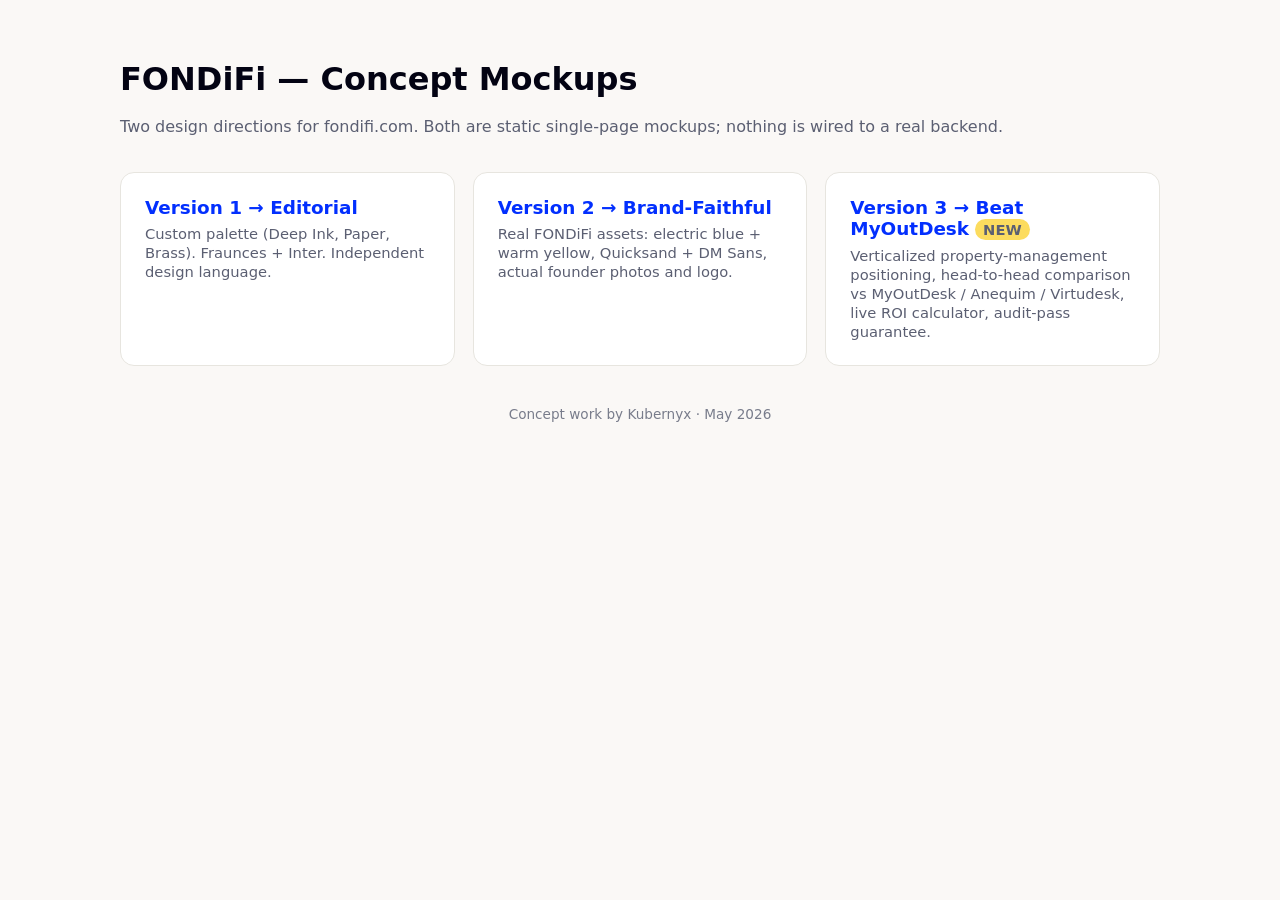
<file: landing.html>
<!DOCTYPE html>
<html lang="en">
<head>
<meta charset="UTF-8" />
<meta name="viewport" content="width=device-width, initial-scale=1.0" />
<title>FONDiFi — Mockup Versions</title>
<meta name="description" content="FONDiFi concept mockups — three design directions." />
<style>
  body { font-family: -apple-system, "Segoe UI", system-ui, sans-serif; margin: 0; padding: 60px 24px; background: #faf8f6; color: #030313; min-height: 100vh; box-sizing: border-box; }
  main { max-width: 1040px; margin: 0 auto; }
  h1 { font-size: 2rem; margin: 0 0 8px; }
  p { color: #5b5f72; line-height: 1.6; }
  .cards { display: grid; grid-template-columns: repeat(3, 1fr); gap: 18px; margin-top: 32px; }
  @media (max-width: 900px) { .cards { grid-template-columns: 1fr 1fr; } }
  @media (max-width: 600px) { .cards { grid-template-columns: 1fr; } }
  .badge { display: inline-block; padding: 2px 8px; margin-left: 6px; background: #fcdc5e; color: #030313; border-radius: 999px; font-size: 0.7rem; font-weight: 600; vertical-align: middle; }
  a.card { display: block; padding: 24px; background: #fff; border: 1px solid #e7e5df; border-radius: 14px; text-decoration: none; color: inherit; transition: transform .15s, box-shadow .2s, border-color .15s; }
  a.card:hover { transform: translateY(-3px); box-shadow: 0 8px 24px rgba(2,47,254,0.12); border-color: #022ffe; }
  a.card h2 { margin: 0 0 6px; font-size: 1.15rem; color: #022ffe; }
  a.card span { color: #5b5f72; font-size: 0.92rem; }
  small { display: block; margin-top: 40px; color: #787c8b; font-size: 0.85rem; text-align: center; }
</style>
</head>
<body>
<main>
  <h1>FONDiFi — Concept Mockups</h1>
  <p>Two design directions for fondifi.com. Both are static single-page mockups; nothing is wired to a real backend.</p>
  <div class="cards">
    <a class="card" href="./">
      <h2>Version 1 → Editorial</h2>
      <span>Custom palette (Deep Ink, Paper, Brass). Fraunces + Inter. Independent design language.</span>
    </a>
    <a class="card" href="./v2/">
      <h2>Version 2 → Brand-Faithful</h2>
      <span>Real FONDiFi assets: electric blue + warm yellow, Quicksand + DM Sans, actual founder photos and logo.</span>
    </a>
    <a class="card" href="./v3/">
      <h2>Version 3 → Beat MyOutDesk<span class="badge">NEW</span></h2>
      <span>Verticalized property-management positioning, head-to-head comparison vs MyOutDesk / Anequim / Virtudesk, live ROI calculator, audit-pass guarantee.</span>
    </a>
  </div>
  <small>Concept work by Kubernyx · May 2026</small>
</main>
</body>
</html>
</file>
<file: styles.css>
/* ============================================
   FONDiFi — Editorial financial design system
   Deep Ink primary, Paper surface, Brass accent
   ============================================ */

:root,
[data-theme="light"] {
  /* Type scale */
  --text-xs: clamp(0.75rem, 0.7rem + 0.25vw, 0.875rem);
  --text-sm: clamp(0.875rem, 0.8rem + 0.35vw, 1rem);
  --text-base: clamp(1rem, 0.95rem + 0.25vw, 1.125rem);
  --text-lg: clamp(1.125rem, 1rem + 0.75vw, 1.5rem);
  --text-xl: clamp(1.5rem, 1.2rem + 1.25vw, 2.25rem);
  --text-2xl: clamp(2rem, 1.2rem + 2.5vw, 3.5rem);
  --text-3xl: clamp(2.5rem, 1rem + 4vw, 5rem);
  --text-hero: clamp(2.75rem, 1rem + 5.5vw, 6rem);

  /* Spacing — 4px base */
  --space-1: 0.25rem;
  --space-2: 0.5rem;
  --space-3: 0.75rem;
  --space-4: 1rem;
  --space-5: 1.25rem;
  --space-6: 1.5rem;
  --space-8: 2rem;
  --space-10: 2.5rem;
  --space-12: 3rem;
  --space-16: 4rem;
  --space-20: 5rem;
  --space-24: 6rem;
  --space-32: 8rem;

  /* Surfaces — Paper / Ink */
  --color-bg: #f6f3ec;
  --color-surface: #fbf9f3;
  --color-surface-2: #ffffff;
  --color-surface-offset: #ece7d7;
  --color-surface-dark: #0e1b2c;
  --color-divider: #d9d3c1;
  --color-border: #c8c1ad;

  /* Text — Deep Ink */
  --color-text: #0e1b2c;
  --color-text-muted: #50596a;
  --color-text-faint: #8b8a82;
  --color-text-inverse: #f6f3ec;

  /* Primary — Deep Ink Navy */
  --color-primary: #0e1b2c;
  --color-primary-hover: #1c2c44;
  --color-primary-active: #050d18;

  /* Accent — Brass (premium / financial gravitas) */
  --color-brass: #b68a3e;
  --color-brass-hover: #9b7330;
  --color-brass-soft: #e6d6ad;

  /* Mint — "Passed audit / reconciled" */
  --color-mint: #2ebe7c;
  --color-mint-soft: #cdebd7;

  /* Maroon — accent for stats only */
  --color-flag: #a3372e;

  /* Radius — restrained, editorial */
  --radius-sm: 4px;
  --radius-md: 8px;
  --radius-lg: 14px;
  --radius-xl: 22px;
  --radius-full: 9999px;

  /* Shadow */
  --shadow-sm: 0 1px 2px rgba(14, 27, 44, 0.06);
  --shadow-md: 0 8px 24px rgba(14, 27, 44, 0.08);
  --shadow-lg: 0 24px 60px rgba(14, 27, 44, 0.14);

  --transition-interactive: 220ms cubic-bezier(0.16, 1, 0.3, 1);

  --content-narrow: 720px;
  --content-default: 1080px;
  --content-wide: 1240px;

  --font-display: "Fraunces", "Iowan Old Style", Georgia, serif;
  --font-body: "Inter", "Helvetica Neue", system-ui, sans-serif;
  --font-mono: "JetBrains Mono", ui-monospace, "SF Mono", monospace;
}

[data-theme="dark"] {
  --color-bg: #0a1320;
  --color-surface: #0e1b2c;
  --color-surface-2: #14233a;
  --color-surface-offset: #1a2c46;
  --color-surface-dark: #050d18;
  --color-divider: #1f3251;
  --color-border: #2a3e5c;

  --color-text: #f1ece0;
  --color-text-muted: #a4adc0;
  --color-text-faint: #6b7588;
  --color-text-inverse: #0e1b2c;

  --color-primary: #f1ece0;
  --color-primary-hover: #ffffff;
  --color-primary-active: #d8d2c2;

  --color-brass: #d6a653;
  --color-brass-hover: #e6b66a;
  --color-brass-soft: #3a2f17;

  --color-mint: #4ad093;
  --color-mint-soft: #1c3b2b;

  --color-flag: #d36c61;

  --shadow-sm: 0 1px 2px rgba(0, 0, 0, 0.3);
  --shadow-md: 0 8px 24px rgba(0, 0, 0, 0.4);
  --shadow-lg: 0 24px 60px rgba(0, 0, 0, 0.5);
}

/* ============================================
   Base
   ============================================ */

*, *::before, *::after {
  box-sizing: border-box;
  margin: 0;
  padding: 0;
}

html {
  -webkit-font-smoothing: antialiased;
  -moz-osx-font-smoothing: grayscale;
  text-rendering: optimizeLegibility;
  scroll-behavior: smooth;
  scroll-padding-top: 80px;
}

body {
  min-height: 100dvh;
  line-height: 1.6;
  font-family: var(--font-body);
  font-size: var(--text-base);
  color: var(--color-text);
  background-color: var(--color-bg);
  font-feature-settings: "ss01", "cv11";
  transition: background-color 240ms ease, color 240ms ease;
}

img, svg, picture {
  display: block;
  max-width: 100%;
  height: auto;
}

button { cursor: pointer; background: none; border: none; font: inherit; color: inherit; }
a { color: inherit; text-decoration: none; }

h1, h2, h3, h4, h5 {
  font-family: var(--font-display);
  text-wrap: balance;
  line-height: 1.05;
  letter-spacing: -0.015em;
  font-weight: 500;
}
h1 { font-variation-settings: "SOFT" 30, "WONK" 0, "opsz" 144; }
h2 { font-variation-settings: "SOFT" 30, "WONK" 0, "opsz" 96; }
h3 { font-variation-settings: "SOFT" 50, "opsz" 36; }

p, li { text-wrap: pretty; max-width: 70ch; }

::selection { background: var(--color-brass-soft); color: var(--color-text); }

:focus-visible {
  outline: 2px solid var(--color-brass);
  outline-offset: 3px;
  border-radius: var(--radius-sm);
}

@media (prefers-reduced-motion: reduce) {
  *, *::before, *::after {
    animation-duration: 0.01ms !important;
    transition-duration: 0.01ms !important;
    scroll-behavior: auto !important;
  }
}

a, button, input, textarea, select {
  transition: color var(--transition-interactive),
    background var(--transition-interactive),
    border-color var(--transition-interactive),
    box-shadow var(--transition-interactive),
    transform var(--transition-interactive);
}

.sr-only {
  position: absolute; width: 1px; height: 1px; padding: 0; margin: -1px;
  overflow: hidden; clip: rect(0,0,0,0); white-space: nowrap; border: 0;
}

/* ============================================
   Layout primitives
   ============================================ */

.wrap {
  width: min(100% - var(--space-8), var(--content-wide));
  margin-inline: auto;
}
.wrap--narrow { max-width: var(--content-narrow); }
.wrap--default { max-width: var(--content-default); }

section { padding-block: clamp(var(--space-16), 8vw, var(--space-32)); }

.eyebrow {
  font-family: var(--font-body);
  font-size: var(--text-xs);
  font-weight: 600;
  letter-spacing: 0.18em;
  text-transform: uppercase;
  color: var(--color-brass);
  display: inline-flex;
  align-items: center;
  gap: var(--space-2);
}
.eyebrow::before {
  content: "";
  width: 24px;
  height: 1px;
  background: var(--color-brass);
}

/* ============================================
   Buttons
   ============================================ */

.btn {
  display: inline-flex;
  align-items: center;
  justify-content: center;
  gap: var(--space-2);
  padding: var(--space-3) var(--space-6);
  border-radius: var(--radius-full);
  font-weight: 600;
  font-size: var(--text-sm);
  letter-spacing: -0.005em;
  border: 1px solid transparent;
  white-space: nowrap;
}
.btn--primary {
  background: var(--color-text);
  color: var(--color-text-inverse);
}
.btn--primary:hover { background: var(--color-primary-hover); transform: translateY(-1px); }
.btn--ghost {
  background: transparent;
  color: var(--color-text);
  border-color: var(--color-border);
}
.btn--ghost:hover { background: var(--color-surface-offset); }

.btn--brass {
  background: var(--color-brass);
  color: #0e1b2c;
}
.btn--brass:hover { background: var(--color-brass-hover); transform: translateY(-1px); }

.btn--lg { padding: var(--space-4) var(--space-8); font-size: var(--text-base); }

/* ============================================
   Header / Nav
   ============================================ */

.site-header {
  position: sticky;
  top: 0;
  z-index: 50;
  background: color-mix(in oklab, var(--color-bg) 88%, transparent);
  backdrop-filter: saturate(180%) blur(14px);
  -webkit-backdrop-filter: saturate(180%) blur(14px);
  border-bottom: 1px solid color-mix(in oklab, var(--color-border) 55%, transparent);
}

.nav {
  display: flex;
  align-items: center;
  justify-content: space-between;
  height: 72px;
  gap: var(--space-6);
}

.logo {
  display: inline-flex;
  align-items: center;
  gap: var(--space-2);
  font-family: var(--font-display);
  font-weight: 600;
  font-size: var(--text-lg);
  letter-spacing: -0.02em;
  color: var(--color-text);
}
.logo svg { color: var(--color-brass); flex-shrink: 0; }
.logo strong { font-weight: 600; }

.nav-links {
  display: flex;
  gap: var(--space-8);
  list-style: none;
  font-size: var(--text-sm);
  color: var(--color-text-muted);
  font-weight: 500;
}
.nav-links a:hover { color: var(--color-text); }

.nav-actions {
  display: flex;
  align-items: center;
  gap: var(--space-3);
}

.theme-toggle {
  width: 38px;
  height: 38px;
  border-radius: var(--radius-full);
  display: inline-flex;
  align-items: center;
  justify-content: center;
  border: 1px solid var(--color-border);
  color: var(--color-text-muted);
}
.theme-toggle:hover { color: var(--color-text); border-color: var(--color-text); }

@media (max-width: 880px) {
  .nav-links { display: none; }
}
@media (max-width: 560px) {
  .nav-actions .btn--primary { display: none; }
  .nav { gap: var(--space-3); }
}

/* ============================================
   Hero
   ============================================ */

.hero {
  position: relative;
  padding-block: clamp(var(--space-16), 10vw, var(--space-32)) clamp(var(--space-12), 6vw, var(--space-24));
  overflow: hidden;
}

.hero__grid {
  display: grid;
  grid-template-columns: 1.15fr 1fr;
  gap: clamp(var(--space-8), 5vw, var(--space-16));
  align-items: center;
}
@media (max-width: 960px) { .hero__grid { grid-template-columns: 1fr; } }

.hero__kicker {
  display: inline-flex;
  align-items: center;
  gap: var(--space-3);
  padding: var(--space-2) var(--space-4);
  background: var(--color-surface-2);
  border: 1px solid var(--color-border);
  border-radius: var(--radius-full);
  font-size: var(--text-xs);
  font-weight: 500;
  color: var(--color-text-muted);
  margin-bottom: var(--space-6);
}
.hero__kicker .dot {
  width: 8px;
  height: 8px;
  border-radius: 50%;
  background: var(--color-mint);
  box-shadow: 0 0 0 4px color-mix(in oklab, var(--color-mint) 30%, transparent);
}

.hero h1 {
  font-size: var(--text-hero);
  margin-bottom: var(--space-6);
  letter-spacing: -0.025em;
  font-weight: 400;
}
.hero h1 em {
  font-style: italic;
  color: var(--color-brass);
  font-variation-settings: "SOFT" 100, "WONK" 1, "opsz" 144;
}
.hero__lede {
  font-size: var(--text-lg);
  color: var(--color-text-muted);
  max-width: 56ch;
  margin-bottom: var(--space-8);
}
.hero__cta {
  display: flex;
  flex-wrap: wrap;
  gap: var(--space-3);
  margin-bottom: var(--space-10);
}
.hero__trust {
  display: flex;
  flex-wrap: wrap;
  gap: var(--space-6);
  font-size: var(--text-xs);
  color: var(--color-text-muted);
  align-items: center;
}
.hero__trust span { display: inline-flex; align-items: center; gap: var(--space-2); }
.hero__trust svg { color: var(--color-mint); flex-shrink: 0; }

/* Hero visual — Reconciliation card */
.recon-card {
  background: var(--color-surface-2);
  border: 1px solid var(--color-border);
  border-radius: var(--radius-lg);
  padding: var(--space-6);
  box-shadow: var(--shadow-lg);
  position: relative;
  font-family: var(--font-mono);
  font-size: 13px;
}
.recon-card::before {
  content: "";
  position: absolute;
  inset: -1px;
  border-radius: var(--radius-lg);
  padding: 1px;
  background: linear-gradient(180deg, var(--color-brass), transparent 40%);
  -webkit-mask: linear-gradient(#000 0 0) content-box, linear-gradient(#000 0 0);
  mask: linear-gradient(#000 0 0) content-box, linear-gradient(#000 0 0);
  -webkit-mask-composite: xor;
  mask-composite: exclude;
  pointer-events: none;
}
.recon-card__head {
  display: flex;
  align-items: center;
  justify-content: space-between;
  margin-bottom: var(--space-5);
  font-family: var(--font-body);
}
.recon-card__title {
  font-size: var(--text-sm);
  font-weight: 600;
  display: flex;
  align-items: center;
  gap: var(--space-2);
  color: var(--color-text);
}
.recon-card__badge {
  font-size: 11px;
  padding: 4px 10px;
  border-radius: var(--radius-full);
  background: var(--color-mint-soft);
  color: var(--color-mint);
  font-weight: 600;
  letter-spacing: 0.04em;
  text-transform: uppercase;
}
[data-theme="dark"] .recon-card__badge { color: #4ad093; }

.recon-row {
  display: grid;
  grid-template-columns: 2fr 1fr 1fr;
  padding: var(--space-3) 0;
  border-top: 1px dashed var(--color-divider);
  font-variant-numeric: tabular-nums;
  align-items: center;
  gap: var(--space-3);
}
.recon-row:first-of-type { border-top: 0; }
.recon-row__label { color: var(--color-text-muted); font-family: var(--font-body); font-size: var(--text-xs); }
.recon-row__amt { text-align: right; color: var(--color-text); }
.recon-row__diff {
  text-align: right;
  font-size: 12px;
  color: var(--color-mint);
  font-weight: 600;
}
.recon-row--total {
  border-top: 2px solid var(--color-text);
  padding-top: var(--space-3);
  margin-top: var(--space-2);
  font-weight: 600;
}
.recon-row--total .recon-row__label { color: var(--color-text); font-weight: 600; font-size: var(--text-sm); }

.recon-card__foot {
  display: flex;
  justify-content: space-between;
  align-items: center;
  margin-top: var(--space-5);
  padding-top: var(--space-4);
  border-top: 1px solid var(--color-divider);
  font-family: var(--font-body);
  font-size: 12px;
  color: var(--color-text-muted);
}

.recon-stamp {
  position: absolute;
  bottom: -16px;
  right: 24px;
  background: var(--color-text);
  color: var(--color-text-inverse);
  padding: var(--space-2) var(--space-4);
  border-radius: var(--radius-full);
  font-size: 11px;
  letter-spacing: 0.12em;
  font-weight: 600;
  text-transform: uppercase;
  font-family: var(--font-body);
  box-shadow: var(--shadow-md);
}
.recon-stamp svg { color: var(--color-mint); }

/* Hero ambient SVG decoration */
.hero__deco {
  position: absolute;
  top: 80px;
  right: -120px;
  width: 480px;
  height: 480px;
  opacity: 0.07;
  pointer-events: none;
  z-index: 0;
}
[data-theme="dark"] .hero__deco { opacity: 0.05; }

/* ============================================
   Logo strip — software ecosystem
   ============================================ */

.logos {
  padding-block: var(--space-16);
  border-top: 1px solid var(--color-divider);
  border-bottom: 1px solid var(--color-divider);
  background: var(--color-surface);
}
.logos__label {
  text-align: center;
  font-size: var(--text-xs);
  color: var(--color-text-muted);
  letter-spacing: 0.2em;
  text-transform: uppercase;
  margin-bottom: var(--space-8);
  font-weight: 500;
}
.logos__row {
  display: grid;
  grid-template-columns: repeat(7, 1fr);
  gap: var(--space-6);
  align-items: center;
}
@media (max-width: 880px) { .logos__row { grid-template-columns: repeat(3, 1fr); gap: var(--space-8); } }
.logo-pill {
  font-family: var(--font-display);
  font-size: var(--text-base);
  text-align: center;
  color: var(--color-text-muted);
  font-weight: 500;
  letter-spacing: -0.01em;
  opacity: 0.8;
  transition: opacity 200ms ease, color 200ms ease;
}
.logo-pill:hover { color: var(--color-text); opacity: 1; }

/* ============================================
   Stats band
   ============================================ */

.stats {
  padding-block: var(--space-20);
  background: var(--color-surface-dark);
  color: var(--color-text-inverse);
}
.stats__grid {
  display: grid;
  grid-template-columns: repeat(4, 1fr);
  gap: var(--space-8);
}
@media (max-width: 880px) { .stats__grid { grid-template-columns: repeat(2, 1fr); } }
.stat__num {
  font-family: var(--font-display);
  font-size: var(--text-2xl);
  font-weight: 400;
  line-height: 1;
  margin-bottom: var(--space-3);
  color: var(--color-text-inverse);
  letter-spacing: -0.025em;
}
.stat__num em {
  color: var(--color-brass);
  font-style: italic;
  font-variation-settings: "SOFT" 100, "WONK" 1;
}
.stat__label {
  font-size: var(--text-sm);
  color: rgba(241, 236, 224, 0.6);
  line-height: 1.5;
}
[data-theme="dark"] .stats { background: var(--color-surface-2); }

/* ============================================
   Section headers
   ============================================ */

.section-head {
  max-width: 720px;
  margin-bottom: var(--space-12);
}
.section-head h2 {
  font-size: var(--text-2xl);
  margin-top: var(--space-3);
  margin-bottom: var(--space-4);
  font-weight: 400;
  letter-spacing: -0.02em;
}
.section-head h2 em { font-style: italic; color: var(--color-brass); font-variation-settings: "SOFT" 100, "WONK" 1; }
.section-head p {
  font-size: var(--text-lg);
  color: var(--color-text-muted);
  max-width: 60ch;
}

/* ============================================
   Services
   ============================================ */

.services__grid {
  display: grid;
  grid-template-columns: repeat(3, 1fr);
  gap: var(--space-6);
}
@media (max-width: 960px) { .services__grid { grid-template-columns: 1fr; } }

.service {
  padding: var(--space-8);
  background: var(--color-surface);
  border: 1px solid var(--color-border);
  border-radius: var(--radius-lg);
  position: relative;
  overflow: hidden;
  transition: transform 280ms ease, box-shadow 280ms ease, border-color 280ms ease;
  display: flex;
  flex-direction: column;
}
.service:hover {
  transform: translateY(-4px);
  box-shadow: var(--shadow-lg);
  border-color: var(--color-text);
}
.service--featured {
  background: var(--color-text);
  color: var(--color-text-inverse);
  border-color: var(--color-text);
}
.service--featured h3, .service--featured p { color: var(--color-text-inverse); }
.service--featured .service__num { color: var(--color-brass); }
.service--featured .service__list li::before { background: var(--color-brass); }

.service__num {
  font-family: var(--font-display);
  font-size: var(--text-xs);
  font-weight: 600;
  color: var(--color-brass);
  letter-spacing: 0.18em;
  text-transform: uppercase;
  margin-bottom: var(--space-6);
  display: flex;
  align-items: baseline;
  justify-content: space-between;
}
.service__num span:last-child { font-family: var(--font-body); color: var(--color-text-faint); }
.service--featured .service__num span:last-child { color: rgba(241,236,224,0.5); }

.service h3 {
  font-size: var(--text-lg);
  margin-bottom: var(--space-3);
  font-weight: 500;
}
.service p {
  font-size: var(--text-sm);
  color: var(--color-text-muted);
  margin-bottom: var(--space-6);
  line-height: 1.6;
}
.service--featured p { color: rgba(241, 236, 224, 0.75); }
.service__list {
  list-style: none;
  display: flex;
  flex-direction: column;
  gap: var(--space-2);
  font-size: var(--text-sm);
  margin-top: auto;
}
.service__list li {
  position: relative;
  padding-left: var(--space-5);
  color: var(--color-text-muted);
}
.service--featured .service__list li { color: rgba(241,236,224,0.85); }
.service__list li::before {
  content: "";
  position: absolute;
  left: 0;
  top: 0.55em;
  width: 12px;
  height: 1px;
  background: var(--color-text);
}

/* ============================================
   Trust accounting deep-dive
   ============================================ */

.trust {
  background: var(--color-surface-offset);
  border-radius: var(--radius-xl);
  padding: clamp(var(--space-8), 6vw, var(--space-20));
  display: grid;
  grid-template-columns: 1fr 1fr;
  gap: clamp(var(--space-8), 4vw, var(--space-16));
  align-items: center;
}
@media (max-width: 960px) { .trust { grid-template-columns: 1fr; } }

.trust__diagram {
  background: var(--color-surface-2);
  border: 1px solid var(--color-border);
  border-radius: var(--radius-lg);
  padding: var(--space-6);
  font-family: var(--font-mono);
  font-size: 13px;
}
.trust-row {
  display: grid;
  grid-template-columns: 1fr 1fr 1fr;
  gap: var(--space-3);
  padding: var(--space-4) 0;
  border-bottom: 1px dashed var(--color-divider);
  font-variant-numeric: tabular-nums;
  align-items: center;
}
.trust-row:last-child { border-bottom: 0; }
.trust-row__src {
  font-size: var(--text-xs);
  font-family: var(--font-body);
  color: var(--color-text-muted);
  letter-spacing: 0.06em;
  text-transform: uppercase;
}
.trust-row__amt { text-align: right; color: var(--color-text); }
.trust-row__check {
  display: inline-flex;
  align-items: center;
  justify-content: flex-end;
  gap: var(--space-2);
  font-family: var(--font-body);
  font-size: 12px;
  color: var(--color-mint);
  font-weight: 600;
}
.trust-row__check::before {
  content: "";
  width: 18px;
  height: 18px;
  border-radius: 50%;
  background: var(--color-mint);
  background-image: url("data:image/svg+xml;utf8,<svg xmlns='http://www.w3.org/2000/svg' viewBox='0 0 16 16' fill='white'><path d='M6.5 11.5l-3-3 1.06-1.06L6.5 9.38l4.94-4.94L12.5 5.5z'/></svg>");
  background-position: center;
  background-repeat: no-repeat;
}

.trust__list { display: flex; flex-direction: column; gap: var(--space-5); margin-top: var(--space-8); }
.trust__list li {
  display: flex;
  align-items: flex-start;
  gap: var(--space-4);
  list-style: none;
}
.trust__list svg {
  flex-shrink: 0;
  color: var(--color-mint);
  margin-top: 4px;
}
.trust__list strong { display: block; color: var(--color-text); font-weight: 600; margin-bottom: 4px; }
.trust__list span { color: var(--color-text-muted); font-size: var(--text-sm); }

/* ============================================
   Founders
   ============================================ */

.founders__intro {
  display: grid;
  grid-template-columns: 1fr 1fr;
  gap: var(--space-12);
  margin-bottom: var(--space-16);
  align-items: end;
}
@media (max-width: 960px) { .founders__intro { grid-template-columns: 1fr; } }

.founders__grid {
  display: grid;
  grid-template-columns: repeat(4, 1fr);
  gap: var(--space-6);
}
@media (max-width: 960px) { .founders__grid { grid-template-columns: repeat(2, 1fr); } }

.founder {
  background: var(--color-surface);
  border: 1px solid var(--color-border);
  border-radius: var(--radius-lg);
  overflow: hidden;
  transition: transform 280ms ease, box-shadow 280ms ease;
}
.founder:hover { transform: translateY(-4px); box-shadow: var(--shadow-md); }

.founder__avatar {
  aspect-ratio: 1;
  position: relative;
  background: linear-gradient(160deg, var(--color-brass-soft), var(--color-surface-offset));
  display: flex;
  align-items: center;
  justify-content: center;
  font-family: var(--font-display);
  font-size: var(--text-2xl);
  font-weight: 500;
  color: var(--color-text);
  letter-spacing: -0.02em;
  border-bottom: 1px solid var(--color-border);
}
.founder__avatar::after {
  content: "";
  position: absolute;
  inset: 0;
  background: radial-gradient(circle at 30% 20%, rgba(255,255,255,0.4), transparent 60%);
  pointer-events: none;
}
[data-theme="dark"] .founder__avatar { background: linear-gradient(160deg, var(--color-brass-soft), var(--color-surface-2)); color: var(--color-brass); }

.founder__body { padding: var(--space-5) var(--space-6) var(--space-6); }
.founder__name {
  font-family: var(--font-display);
  font-size: var(--text-lg);
  font-weight: 500;
  color: var(--color-text);
  margin-bottom: 4px;
}
.founder__role {
  font-size: var(--text-xs);
  color: var(--color-brass);
  letter-spacing: 0.12em;
  text-transform: uppercase;
  font-weight: 600;
  margin-bottom: var(--space-3);
}
.founder__bio { font-size: var(--text-sm); color: var(--color-text-muted); line-height: 1.55; }

/* ============================================
   Pricing
   ============================================ */

.pricing__grid {
  display: grid;
  grid-template-columns: repeat(3, 1fr);
  gap: var(--space-6);
}
@media (max-width: 960px) { .pricing__grid { grid-template-columns: 1fr; } }

.plan {
  background: var(--color-surface);
  border: 1px solid var(--color-border);
  border-radius: var(--radius-lg);
  padding: var(--space-8);
  display: flex;
  flex-direction: column;
  position: relative;
}
.plan--featured {
  background: var(--color-text);
  color: var(--color-text-inverse);
  border-color: var(--color-text);
  transform: translateY(-12px);
}
.plan--featured h3, .plan--featured .plan__price { color: var(--color-text-inverse); }
.plan--featured p, .plan--featured ul li { color: rgba(241, 236, 224, 0.75); }
.plan--featured ul li::before { color: var(--color-brass); }
@media (max-width: 960px) { .plan--featured { transform: none; } }

.plan__tag {
  position: absolute;
  top: -14px;
  left: 50%;
  transform: translateX(-50%);
  background: var(--color-brass);
  color: #0e1b2c;
  font-size: 11px;
  letter-spacing: 0.14em;
  text-transform: uppercase;
  font-weight: 600;
  padding: 6px 12px;
  border-radius: var(--radius-full);
}

.plan h3 {
  font-size: var(--text-lg);
  font-weight: 500;
  margin-bottom: var(--space-3);
}
.plan__price {
  display: flex;
  align-items: baseline;
  gap: var(--space-2);
  margin-bottom: var(--space-2);
  font-family: var(--font-display);
}
.plan__price-num {
  font-size: var(--text-2xl);
  font-weight: 400;
  letter-spacing: -0.025em;
  font-variation-settings: "opsz" 96;
}
.plan__price-suffix {
  color: var(--color-text-muted);
  font-family: var(--font-body);
  font-size: var(--text-sm);
}
.plan__lede {
  color: var(--color-text-muted);
  font-size: var(--text-sm);
  margin-bottom: var(--space-6);
  min-height: 3em;
}
.plan ul {
  list-style: none;
  display: flex;
  flex-direction: column;
  gap: var(--space-3);
  font-size: var(--text-sm);
  margin-bottom: var(--space-8);
  flex-grow: 1;
}
.plan ul li { padding-left: var(--space-6); position: relative; color: var(--color-text-muted); line-height: 1.5; }
.plan ul li::before {
  content: "";
  position: absolute;
  left: 0;
  top: 6px;
  width: 14px;
  height: 14px;
  border-radius: 50%;
  background: var(--color-mint);
  background-image: url("data:image/svg+xml;utf8,<svg xmlns='http://www.w3.org/2000/svg' viewBox='0 0 14 14' fill='white'><path d='M5.5 10l-2.5-2.5 0.9-0.9L5.5 8.2l4.1-4.1 0.9 0.9z'/></svg>");
  background-position: center;
  background-repeat: no-repeat;
}
.plan .btn { width: 100%; }

/* ============================================
   Process
   ============================================ */

.process__grid {
  display: grid;
  grid-template-columns: repeat(4, 1fr);
  gap: var(--space-6);
  position: relative;
}
@media (max-width: 960px) { .process__grid { grid-template-columns: 1fr 1fr; } }
@media (max-width: 560px) { .process__grid { grid-template-columns: 1fr; } }

.step {
  padding: var(--space-6) var(--space-2) var(--space-2);
  border-top: 2px solid var(--color-text);
  position: relative;
}
.step__num {
  font-family: var(--font-display);
  font-size: var(--text-xs);
  letter-spacing: 0.18em;
  text-transform: uppercase;
  color: var(--color-brass);
  font-weight: 600;
  margin-bottom: var(--space-3);
}
.step h3 {
  font-size: var(--text-lg);
  margin-bottom: var(--space-3);
  font-weight: 500;
}
.step p { font-size: var(--text-sm); color: var(--color-text-muted); }

/* ============================================
   Testimonial
   ============================================ */

.testimonial {
  background: var(--color-surface);
  border: 1px solid var(--color-border);
  border-radius: var(--radius-xl);
  padding: clamp(var(--space-8), 6vw, var(--space-16));
  text-align: center;
}
.testimonial blockquote {
  font-family: var(--font-display);
  font-size: var(--text-xl);
  font-weight: 400;
  letter-spacing: -0.015em;
  line-height: 1.3;
  max-width: 720px;
  margin: 0 auto var(--space-8);
  color: var(--color-text);
  text-wrap: balance;
}
.testimonial blockquote em { color: var(--color-brass); font-style: italic; font-variation-settings: "SOFT" 100, "WONK" 1; }
.testimonial cite {
  font-style: normal;
  font-family: var(--font-body);
  font-size: var(--text-sm);
  color: var(--color-text-muted);
  letter-spacing: 0.04em;
}
.testimonial cite strong {
  display: block;
  color: var(--color-text);
  font-size: var(--text-base);
  margin-bottom: 4px;
}

/* ============================================
   FAQ
   ============================================ */

.faq__grid {
  display: grid;
  grid-template-columns: 1fr 2fr;
  gap: clamp(var(--space-8), 5vw, var(--space-16));
  align-items: start;
}
@media (max-width: 960px) { .faq__grid { grid-template-columns: 1fr; } }

.faq-item {
  border-top: 1px solid var(--color-divider);
  padding: var(--space-6) 0;
}
.faq-item:last-child { border-bottom: 1px solid var(--color-divider); }
.faq-q {
  display: flex;
  justify-content: space-between;
  align-items: flex-start;
  gap: var(--space-6);
  cursor: pointer;
  font-family: var(--font-display);
  font-size: var(--text-lg);
  font-weight: 500;
  color: var(--color-text);
  width: 100%;
  text-align: left;
  letter-spacing: -0.01em;
}
.faq-q__icon {
  flex-shrink: 0;
  width: 32px;
  height: 32px;
  border: 1px solid var(--color-border);
  border-radius: 50%;
  display: inline-flex;
  align-items: center;
  justify-content: center;
  transition: transform 280ms ease, background 280ms ease;
  color: var(--color-text-muted);
  margin-top: 4px;
}
.faq-item[open] .faq-q__icon {
  transform: rotate(45deg);
  background: var(--color-text);
  color: var(--color-text-inverse);
  border-color: var(--color-text);
}
.faq-a {
  margin-top: var(--space-4);
  color: var(--color-text-muted);
  font-size: var(--text-base);
  line-height: 1.7;
  max-width: 64ch;
}
.faq-a p + p { margin-top: var(--space-4); }
details > summary { list-style: none; }
details > summary::-webkit-details-marker { display: none; }

/* ============================================
   CTA band
   ============================================ */

.cta {
  background: var(--color-surface-dark);
  color: var(--color-text-inverse);
  border-radius: var(--radius-xl);
  padding: clamp(var(--space-12), 8vw, var(--space-24));
  text-align: center;
  position: relative;
  overflow: hidden;
}
[data-theme="dark"] .cta { background: var(--color-surface-2); }
.cta h2 {
  font-size: var(--text-2xl);
  font-weight: 400;
  margin-bottom: var(--space-4);
  color: var(--color-text-inverse);
}
.cta h2 em { color: var(--color-brass); font-style: italic; font-variation-settings: "SOFT" 100, "WONK" 1; }
.cta p {
  font-size: var(--text-lg);
  color: rgba(241, 236, 224, 0.7);
  max-width: 560px;
  margin: 0 auto var(--space-8);
}
[data-theme="dark"] .cta p { color: var(--color-text-muted); }
.cta__contacts {
  display: flex;
  justify-content: center;
  gap: var(--space-8);
  flex-wrap: wrap;
  margin-top: var(--space-10);
  padding-top: var(--space-10);
  border-top: 1px solid rgba(241, 236, 224, 0.15);
  font-family: var(--font-mono);
  font-size: var(--text-sm);
  color: rgba(241, 236, 224, 0.75);
}
.cta__contacts a:hover { color: var(--color-brass); }

/* ============================================
   Footer
   ============================================ */

.footer {
  padding: var(--space-16) 0 var(--space-8);
  border-top: 1px solid var(--color-divider);
  margin-top: var(--space-20);
}
.footer__grid {
  display: grid;
  grid-template-columns: 2fr 1fr 1fr 1fr;
  gap: var(--space-12);
  margin-bottom: var(--space-12);
}
@media (max-width: 880px) { .footer__grid { grid-template-columns: 1fr 1fr; } }
.footer__brand { max-width: 320px; color: var(--color-text-muted); font-size: var(--text-sm); margin-top: var(--space-4); }
.footer__col h4 {
  font-family: var(--font-body);
  font-size: var(--text-xs);
  letter-spacing: 0.18em;
  text-transform: uppercase;
  color: var(--color-text-faint);
  font-weight: 600;
  margin-bottom: var(--space-4);
}
.footer__col ul { list-style: none; display: flex; flex-direction: column; gap: var(--space-2); font-size: var(--text-sm); }
.footer__col a { color: var(--color-text-muted); }
.footer__col a:hover { color: var(--color-text); }
.footer__legal {
  display: flex;
  justify-content: space-between;
  align-items: center;
  padding-top: var(--space-6);
  border-top: 1px solid var(--color-divider);
  font-size: var(--text-xs);
  color: var(--color-text-faint);
  flex-wrap: wrap;
  gap: var(--space-4);
}

/* ============================================
   Reveal-on-scroll — only applies once JS marks <html> as js-ready
   so non-JS, screenshots, and crawlers see content normally
   ============================================ */

html.js-ready .reveal { opacity: 0; transform: translateY(24px); transition: opacity 800ms ease, transform 800ms cubic-bezier(0.16, 1, 0.3, 1); }
html.js-ready .reveal.is-visible { opacity: 1; transform: translateY(0); }
@media (prefers-reduced-motion: reduce) {
  html.js-ready .reveal { opacity: 1; transform: none; transition: none; }
}
</file>
<file: v2/styles.css>
/* =========================================
   FONDiFi — Brand-Faithful Mockup
   Real palette: #022ffe (electric blue) · #fcdc5e (warm yellow)
                 #030313 (deep ink)     · #faf8f6 (cream)
   Real fonts:   Quicksand (display)    · DM Sans (body)
   ========================================= */

:root {
  /* Brand */
  --brand-blue: #022ffe;
  --brand-blue-600: #021ed1;
  --brand-blue-50: #eef0ff;
  --brand-yellow: #fcdc5e;
  --brand-yellow-600: #f0c418;
  --ink: #030313;
  --ink-soft: #1a1a2e;
  --muted: #5b5f72;
  --muted-2: #787c8b;
  --cream: #faf8f6;
  --paper: #ffffff;
  --line: #e7e5df;
  --line-strong: #d4d2cb;

  /* Surfaces */
  --bg: var(--cream);
  --bg-alt: var(--paper);
  --surface: var(--paper);
  --surface-elev: #ffffff;
  --text: var(--ink);
  --text-muted: var(--muted);

  /* Type */
  --font-display: "Quicksand", "DM Sans", system-ui, sans-serif;
  --font-body: "DM Sans", system-ui, -apple-system, "Segoe UI", sans-serif;

  /* Layout */
  --container: 1200px;
  --radius: 14px;
  --radius-lg: 22px;

  /* Shadows */
  --shadow-sm: 0 1px 2px rgba(3,3,19,0.05), 0 1px 3px rgba(3,3,19,0.04);
  --shadow-md: 0 6px 20px rgba(3,3,19,0.07), 0 2px 6px rgba(3,3,19,0.04);
  --shadow-lg: 0 24px 50px -10px rgba(2,47,254,0.18), 0 8px 20px rgba(3,3,19,0.08);
}

html[data-theme="dark"] {
  --bg: #07071a;
  --bg-alt: #0d0d24;
  --surface: #11112c;
  --surface-elev: #161636;
  --text: #f1f1fb;
  --text-muted: #a1a4bd;
  --line: #1f1f3d;
  --line-strong: #2c2c50;
  --cream: #07071a;
  --brand-blue-50: rgba(2,47,254,0.16);
}

/* ---------- Reset ---------- */
*, *::before, *::after { box-sizing: border-box; }
html { scroll-behavior: smooth; -webkit-text-size-adjust: 100%; }
body {
  margin: 0;
  font-family: var(--font-body);
  font-size: 16px;
  line-height: 1.6;
  color: var(--text);
  background: var(--bg);
  -webkit-font-smoothing: antialiased;
  text-rendering: optimizeLegibility;
}
img { max-width: 100%; display: block; }
a { color: inherit; text-decoration: none; }
button { font: inherit; cursor: pointer; border: 0; background: transparent; color: inherit; }

h1, h2, h3, h4 {
  font-family: var(--font-display);
  font-weight: 700;
  letter-spacing: -0.01em;
  color: var(--text);
  margin: 0 0 0.4em;
}
h1 { font-size: clamp(2.2rem, 4.5vw, 3.6rem); line-height: 1.1; letter-spacing: -0.02em; }
h2 { font-size: clamp(1.7rem, 3vw, 2.4rem); line-height: 1.18; }
h3 { font-size: 1.18rem; line-height: 1.3; }
p { margin: 0 0 1em; }

/* ---------- Layout primitives ---------- */
.container {
  max-width: var(--container);
  margin: 0 auto;
  padding: 0 24px;
}
.eyebrow {
  display: inline-block;
  font-family: var(--font-body);
  font-size: 0.78rem;
  font-weight: 700;
  letter-spacing: 0.14em;
  text-transform: uppercase;
  color: var(--brand-blue);
  margin-bottom: 14px;
}
.eyebrow--light { color: var(--brand-yellow); }
.section-head { max-width: 720px; margin-bottom: 56px; }
.section-head--center { margin-left: auto; margin-right: auto; text-align: center; }
.section-head p { color: var(--text-muted); font-size: 1.05rem; }

/* ---------- Buttons ---------- */
.btn {
  display: inline-flex;
  align-items: center;
  justify-content: center;
  gap: 8px;
  padding: 11px 20px;
  border-radius: 999px;
  font-weight: 600;
  font-size: 0.96rem;
  transition: transform .15s ease, box-shadow .2s ease, background .2s ease, color .2s ease;
  white-space: nowrap;
  cursor: pointer;
}
.btn--primary {
  background: var(--brand-blue);
  color: #fff;
  box-shadow: 0 8px 22px -8px rgba(2,47,254,0.55);
}
.btn--primary:hover { background: var(--brand-blue-600); transform: translateY(-1px); box-shadow: 0 14px 30px -8px rgba(2,47,254,0.55); }
.btn--ghost {
  background: transparent;
  color: var(--text);
  border: 1.5px solid var(--line-strong);
}
.btn--ghost:hover { border-color: var(--brand-blue); color: var(--brand-blue); }
.btn--lg { padding: 14px 26px; font-size: 1rem; }
.btn--block { width: 100%; }

.link-arrow {
  display: inline-flex;
  align-items: center;
  gap: 4px;
  font-weight: 600;
  color: var(--brand-blue);
  margin-top: auto;
}
.link-arrow:hover { color: var(--brand-blue-600); }

/* ---------- Top bar ---------- */
.topbar {
  background: var(--ink);
  color: #d2d2e8;
  font-size: 0.84rem;
}
.topbar__row {
  display: flex; align-items: center; justify-content: space-between;
  height: 38px; gap: 16px;
}
.topbar__left { display: flex; gap: 22px; align-items: center; }
.topbar__left span { display: inline-flex; gap: 7px; align-items: center; }
.topbar__cta {
  color: var(--brand-yellow);
  font-weight: 600;
  letter-spacing: 0.02em;
}
.topbar__cta:hover { color: #fff; }

/* ---------- Header ---------- */
.header {
  background: var(--bg);
  border-bottom: 1px solid var(--line);
  position: sticky;
  top: 0;
  z-index: 50;
  backdrop-filter: saturate(140%) blur(8px);
}
html[data-theme="dark"] .header { background: rgba(7,7,26,0.88); }
.header__row {
  display: flex; align-items: center; justify-content: space-between;
  height: 76px; gap: 24px;
}
.logo { display: inline-flex; align-items: center; gap: 10px; }
.logo img { width: 38px; height: 38px; }
.logo__wordmark {
  font-family: var(--font-display);
  font-weight: 700;
  font-size: 1.35rem;
  letter-spacing: -0.01em;
  color: var(--brand-blue);
}
html[data-theme="dark"] .logo__wordmark { color: #fff; }

.nav { display: flex; gap: 28px; }
.nav a {
  font-size: 0.95rem;
  font-weight: 500;
  color: var(--text);
  position: relative;
  padding: 6px 0;
  transition: color .15s ease;
}
.nav a:hover { color: var(--brand-blue); }
.nav a::after {
  content: "";
  position: absolute; left: 0; right: 100%; bottom: 0;
  height: 2px; background: var(--brand-blue); border-radius: 2px;
  transition: right .25s ease;
}
.nav a:hover::after { right: 0; }

.header__actions { display: flex; gap: 12px; align-items: center; }
.theme-toggle {
  width: 40px; height: 40px;
  display: inline-flex; align-items: center; justify-content: center;
  border-radius: 50%;
  border: 1.5px solid var(--line);
  color: var(--text);
  transition: border-color .15s ease, color .15s ease;
}
.theme-toggle:hover { border-color: var(--brand-blue); color: var(--brand-blue); }
.theme-toggle .icon-moon { display: none; }
html[data-theme="dark"] .theme-toggle .icon-sun { display: none; }
html[data-theme="dark"] .theme-toggle .icon-moon { display: block; }

/* ---------- Hero ---------- */
.hero {
  position: relative;
  padding: 80px 0 100px;
  overflow: hidden;
  isolation: isolate;
}
.hero__bg-decor {
  position: absolute; inset: 0;
  background:
    radial-gradient(900px 500px at 90% 10%, rgba(2,47,254,0.10), transparent 60%),
    radial-gradient(700px 400px at 8% 100%, rgba(252,220,94,0.18), transparent 65%);
  z-index: -1;
}
html[data-theme="dark"] .hero__bg-decor {
  background:
    radial-gradient(900px 500px at 90% 10%, rgba(2,47,254,0.30), transparent 60%),
    radial-gradient(700px 400px at 8% 100%, rgba(252,220,94,0.10), transparent 65%);
}
.hero__grid {
  display: grid;
  grid-template-columns: 1.15fr 1fr;
  gap: 64px;
  align-items: center;
}
.hero__copy h1 .hero__accent { color: var(--brand-blue); }
.hero__lede {
  font-size: 1.15rem;
  color: var(--text-muted);
  max-width: 540px;
  margin-bottom: 32px;
}
.hero__ctas { display: flex; gap: 14px; flex-wrap: wrap; margin-bottom: 36px; }

.hero__trust {
  display: flex; align-items: center; gap: 18px;
  padding-top: 24px;
  border-top: 1px dashed var(--line-strong);
}
.hero__trust img { height: 44px; width: auto; }
.trust-line { color: var(--text-muted); font-size: 0.9rem; }

.hero__visual {
  position: relative;
  aspect-ratio: 1 / 1;
  max-width: 480px;
  justify-self: end;
  width: 100%;
}
.hero__mark {
  position: absolute;
  inset: 0;
  display: flex;
  align-items: center;
  justify-content: center;
  background:
    radial-gradient(closest-side, rgba(2,47,254,0.10), transparent 70%),
    linear-gradient(135deg, var(--paper), var(--cream));
  border: 1px solid var(--line);
  border-radius: 28px;
  box-shadow: var(--shadow-lg);
  overflow: hidden;
}
html[data-theme="dark"] .hero__mark {
  background: radial-gradient(closest-side, rgba(2,47,254,0.30), transparent 70%), var(--surface);
  border-color: var(--line);
}
.hero__mark img {
  width: 75%;
  filter: drop-shadow(0 12px 30px rgba(2,47,254,0.25));
  animation: float 5s ease-in-out infinite;
}
@keyframes float { 0%,100% { transform: translateY(0); } 50% { transform: translateY(-8px); } }

.hero__chip {
  position: absolute;
  background: var(--surface);
  border: 1px solid var(--line);
  border-radius: 14px;
  padding: 12px 16px;
  box-shadow: var(--shadow-md);
  font-size: 0.85rem;
  display: flex;
  flex-direction: column;
  gap: 2px;
}
.hero__chip strong { color: var(--brand-blue); font-weight: 700; }
.hero__chip span { color: var(--text-muted); font-size: 0.8rem; }
.hero__chip--1 { top: 8%; left: -8%; animation: float 6s ease-in-out infinite; }
.hero__chip--2 { top: 50%; right: -10%; animation: float 6s ease-in-out infinite 1.5s; }
.hero__chip--3 { bottom: 6%; left: 6%; animation: float 6s ease-in-out infinite 3s; }

/* ---------- Stats ---------- */
.stats { background: var(--ink); color: #fff; padding: 56px 0; }
.stats__row { display: grid; grid-template-columns: repeat(4, 1fr); gap: 24px; text-align: center; }
.stat__num {
  display: block;
  font-family: var(--font-display);
  font-size: clamp(2rem, 4vw, 3rem);
  font-weight: 700;
  color: var(--brand-yellow);
  line-height: 1;
}
.stat__label {
  display: block;
  margin-top: 8px;
  color: #c8c9dc;
  font-size: 0.92rem;
  letter-spacing: 0.04em;
}

/* ---------- Software bar ---------- */
.softwares { padding: 56px 0; background: var(--bg-alt); border-bottom: 1px solid var(--line); }
.softwares__title {
  text-align: center;
  text-transform: uppercase;
  letter-spacing: 0.12em;
  font-size: 0.82rem;
  color: var(--text-muted);
  margin-bottom: 28px;
  font-weight: 600;
}
.softwares__row {
  display: flex; flex-wrap: wrap;
  justify-content: center; gap: 48px;
  align-items: center;
}
.softwares__row img {
  height: 48px;
  width: auto;
  opacity: 0.85;
  filter: grayscale(20%);
  transition: opacity .2s ease, filter .2s ease;
}
.softwares__row img:hover { opacity: 1; filter: grayscale(0%); }
html[data-theme="dark"] .softwares__row img { opacity: 0.9; }

/* ---------- Services ---------- */
.services { padding: 110px 0; }
.services__grid {
  display: grid;
  grid-template-columns: repeat(3, 1fr);
  gap: 24px;
}
.service-card {
  display: flex;
  flex-direction: column;
  background: var(--surface);
  border: 1px solid var(--line);
  border-radius: var(--radius-lg);
  padding: 32px;
  transition: transform .2s ease, box-shadow .25s ease, border-color .2s ease;
}
.service-card:hover {
  transform: translateY(-4px);
  box-shadow: var(--shadow-lg);
  border-color: var(--brand-blue);
}
.service-card__icon {
  width: 52px; height: 52px;
  border-radius: 12px;
  background: var(--brand-blue-50);
  color: var(--brand-blue);
  display: inline-flex; align-items: center; justify-content: center;
  margin-bottom: 18px;
}
.service-card h3 { font-size: 1.4rem; }
.service-card > p { color: var(--text-muted); }
.service-card__list {
  list-style: none; padding: 0; margin: 0 0 24px;
  display: flex; flex-direction: column; gap: 8px;
}
.service-card__list li {
  position: relative;
  padding-left: 22px;
  color: var(--text);
  font-size: 0.95rem;
}
.service-card__list li::before {
  content: "";
  position: absolute; left: 0; top: 9px;
  width: 8px; height: 8px;
  background: var(--brand-yellow);
  border-radius: 50%;
}

/* ---------- Trust deep dive ---------- */
.trust-deep {
  padding: 110px 0;
  background: linear-gradient(180deg, var(--bg) 0%, var(--bg-alt) 100%);
  border-top: 1px solid var(--line);
  border-bottom: 1px solid var(--line);
}
.trust-deep__grid {
  display: grid;
  grid-template-columns: 1.05fr 1fr;
  gap: 64px;
  align-items: center;
}
.checklist { list-style: none; padding: 0; margin: 24px 0 32px; display: flex; flex-direction: column; gap: 12px; }
.checklist li { display: flex; gap: 12px; align-items: center; font-size: 1rem; }
.checklist li svg { color: var(--brand-blue); flex-shrink: 0; }

.trust-card {
  background: var(--surface);
  border: 1px solid var(--line);
  border-radius: var(--radius-lg);
  padding: 28px;
  box-shadow: var(--shadow-lg);
  font-family: var(--font-body);
}
.trust-card__head {
  display: flex; gap: 10px; align-items: center;
  font-size: 0.9rem; color: var(--text-muted);
  padding-bottom: 16px; border-bottom: 1px solid var(--line);
  margin-bottom: 18px; font-weight: 600;
}
.trust-card__dot {
  width: 9px; height: 9px; border-radius: 50%;
  background: #16a34a; box-shadow: 0 0 0 3px rgba(22,163,74,0.2);
}
.trust-card__rows { display: flex; flex-direction: column; gap: 12px; }
.trust-row {
  display: flex; justify-content: space-between; align-items: baseline;
  font-size: 0.95rem;
}
.trust-row span { color: var(--text-muted); }
.trust-row b { font-family: "DM Sans", monospace; font-weight: 600; color: var(--text); font-variant-numeric: tabular-nums; }
.trust-row--ok b { color: #16a34a; }
.trust-card__foot {
  margin-top: 18px; padding-top: 14px;
  border-top: 1px solid var(--line);
  font-size: 0.85rem; color: var(--text-muted); text-align: center;
}

/* ---------- Team ---------- */
.team { padding: 110px 0; }
.team__grid { display: grid; grid-template-columns: repeat(4, 1fr); gap: 24px; }
.member {
  margin: 0;
  text-align: center;
  background: var(--surface);
  border: 1px solid var(--line);
  border-radius: var(--radius-lg);
  overflow: hidden;
  transition: transform .2s ease, box-shadow .25s ease;
}
.member:hover { transform: translateY(-4px); box-shadow: var(--shadow-md); }
.member img {
  width: 100%;
  aspect-ratio: 3/4;
  object-fit: cover;
  background: var(--brand-blue-50);
}
.member figcaption { padding: 18px 14px; }
.member figcaption strong { display: block; font-family: var(--font-display); font-size: 1.05rem; color: var(--text); }
.member figcaption span { display: block; color: var(--text-muted); font-size: 0.88rem; margin-top: 4px; }

/* ---------- Process ---------- */
.process { padding: 110px 0; background: var(--bg-alt); border-top: 1px solid var(--line); }
.process__steps {
  list-style: none; padding: 0; margin: 0;
  display: grid; grid-template-columns: repeat(5, 1fr); gap: 16px;
  counter-reset: step;
}
.process__steps li {
  background: var(--surface);
  border: 1px solid var(--line);
  border-radius: var(--radius);
  padding: 24px 22px;
  position: relative;
}
.step__num {
  font-family: var(--font-display);
  font-weight: 700;
  font-size: 0.9rem;
  letter-spacing: 0.1em;
  color: var(--brand-blue);
  background: var(--brand-blue-50);
  display: inline-block;
  padding: 4px 10px;
  border-radius: 6px;
  margin-bottom: 12px;
}
.process__steps h3 { font-size: 1.05rem; margin-bottom: 6px; }
.process__steps p { color: var(--text-muted); font-size: 0.92rem; margin: 0; }

/* ---------- Pricing ---------- */
.pricing { padding: 110px 0; }
.pricing__grid { display: grid; grid-template-columns: repeat(3, 1fr); gap: 24px; align-items: stretch; }
.plan {
  background: var(--surface);
  border: 1px solid var(--line);
  border-radius: var(--radius-lg);
  padding: 32px;
  display: flex; flex-direction: column;
  position: relative;
  transition: transform .2s ease, box-shadow .25s ease, border-color .2s ease;
}
.plan:hover { transform: translateY(-4px); box-shadow: var(--shadow-md); }
.plan--featured {
  border-color: var(--brand-blue);
  border-width: 2px;
  box-shadow: 0 30px 60px -20px rgba(2,47,254,0.3);
  transform: scale(1.02);
}
.plan--featured:hover { transform: scale(1.02) translateY(-4px); }
.plan__badge {
  position: absolute; top: -12px; left: 50%; transform: translateX(-50%);
  background: var(--brand-yellow);
  color: var(--ink);
  font-size: 0.78rem;
  font-weight: 700;
  letter-spacing: 0.05em;
  padding: 6px 14px;
  border-radius: 999px;
}
.plan h3 { font-size: 1.3rem; }
.plan__price { display: flex; align-items: baseline; gap: 6px; margin: 8px 0 4px; }
.plan__amount { font-family: var(--font-display); font-size: 2.4rem; font-weight: 700; color: var(--text); }
.plan__per { color: var(--text-muted); font-size: 0.95rem; }
.plan__desc { color: var(--text-muted); margin-bottom: 20px; }
.plan ul {
  list-style: none; padding: 0; margin: 0 0 24px;
  display: flex; flex-direction: column; gap: 10px;
  flex-grow: 1;
}
.plan ul li {
  position: relative;
  padding-left: 24px;
  font-size: 0.95rem;
}
.plan ul li::before {
  content: "";
  position: absolute; left: 0; top: 6px;
  width: 14px; height: 8px;
  border-left: 2px solid var(--brand-blue);
  border-bottom: 2px solid var(--brand-blue);
  transform: rotate(-45deg);
}
.pricing__note {
  text-align: center;
  margin-top: 32px;
  color: var(--text-muted);
  font-size: 0.88rem;
}

/* ---------- Testimonial ---------- */
.testimonial {
  padding: 90px 0;
  background:
    linear-gradient(135deg, var(--brand-blue) 0%, var(--brand-blue-600) 100%);
  color: #fff;
  position: relative;
  overflow: hidden;
}
.testimonial::before {
  content: "";
  position: absolute;
  top: -50px; right: -50px;
  width: 300px; height: 300px;
  background: radial-gradient(closest-side, var(--brand-yellow) 30%, transparent 70%);
  opacity: 0.18;
}
.testimonial blockquote {
  margin: 0 auto;
  max-width: 820px;
  text-align: center;
}
.testimonial p {
  font-family: var(--font-display);
  font-size: clamp(1.2rem, 2.4vw, 1.65rem);
  line-height: 1.45;
  font-weight: 500;
  margin-bottom: 24px;
}
.testimonial footer { font-style: normal; }
.testimonial footer strong { display: block; font-size: 1rem; }
.testimonial footer span { display: block; color: rgba(255,255,255,0.78); font-size: 0.88rem; margin-top: 4px; }

/* ---------- FAQ ---------- */
.faq { padding: 110px 0; }
.faq__list { max-width: 820px; margin: 0 auto; display: flex; flex-direction: column; gap: 12px; }
.faq details {
  background: var(--surface);
  border: 1px solid var(--line);
  border-radius: var(--radius);
  padding: 0;
  overflow: hidden;
}
.faq details[open] { border-color: var(--brand-blue); box-shadow: var(--shadow-sm); }
.faq summary {
  display: flex;
  align-items: center;
  justify-content: space-between;
  gap: 16px;
  padding: 18px 22px;
  cursor: pointer;
  font-weight: 600;
  font-size: 1.02rem;
  list-style: none;
}
.faq summary::-webkit-details-marker { display: none; }
.faq .chev { color: var(--brand-blue); transition: transform .25s ease; flex-shrink: 0; }
.faq details[open] .chev { transform: rotate(180deg); }
.faq details p {
  margin: 0;
  padding: 0 22px 20px;
  color: var(--text-muted);
  line-height: 1.65;
}

/* ---------- Final CTA ---------- */
.cta-final {
  padding: 100px 0;
  background: var(--ink);
  color: #fff;
  position: relative;
  overflow: hidden;
}
.cta-final::before {
  content: "";
  position: absolute;
  bottom: -200px; left: -100px;
  width: 500px; height: 500px;
  background: radial-gradient(closest-side, rgba(2,47,254,0.45), transparent 70%);
}
.cta-final::after {
  content: "";
  position: absolute;
  top: -100px; right: -100px;
  width: 350px; height: 350px;
  background: radial-gradient(closest-side, rgba(252,220,94,0.18), transparent 70%);
}
.cta-final__grid {
  display: grid;
  grid-template-columns: 1fr 1fr;
  gap: 56px;
  align-items: center;
  position: relative;
  z-index: 1;
}
.cta-final h2 { color: #fff; }
.cta-final p { color: #c0c2dc; max-width: 480px; }

.cta-form {
  display: flex; flex-direction: column; gap: 14px;
  background: rgba(255,255,255,0.05);
  border: 1px solid rgba(255,255,255,0.12);
  border-radius: var(--radius-lg);
  padding: 28px;
  backdrop-filter: blur(8px);
}
.cta-form label {
  display: flex; flex-direction: column; gap: 6px;
  font-size: 0.85rem;
  color: rgba(255,255,255,0.85);
  font-weight: 500;
}
.cta-form input,
.cta-form select {
  background: rgba(255,255,255,0.08);
  border: 1px solid rgba(255,255,255,0.18);
  color: #fff;
  padding: 12px 14px;
  border-radius: 10px;
  font-size: 0.96rem;
  font-family: inherit;
  transition: border-color .15s ease, background .15s ease;
}
.cta-form input:focus,
.cta-form select:focus {
  outline: none;
  border-color: var(--brand-yellow);
  background: rgba(255,255,255,0.12);
}
.cta-form input::placeholder { color: rgba(255,255,255,0.45); }
.cta-form select option { background: var(--ink); color: #fff; }
.cta-form__success {
  background: rgba(252,220,94,0.18);
  color: var(--brand-yellow);
  padding: 12px;
  border-radius: 10px;
  text-align: center;
  font-size: 0.92rem;
  margin: 4px 0 0;
}

/* ---------- Footer ---------- */
.footer {
  background: var(--bg-alt);
  border-top: 1px solid var(--line);
  padding: 64px 0 24px;
  color: var(--text-muted);
}
.footer__grid {
  display: grid;
  grid-template-columns: 2fr 1fr 1fr 1fr;
  gap: 48px;
  margin-bottom: 48px;
}
.footer__logo { display: flex; gap: 10px; align-items: center; margin-bottom: 14px; }
.footer__logo img { width: 36px; height: 36px; }
.footer__logo span { font-family: var(--font-display); font-weight: 700; font-size: 1.2rem; color: var(--brand-blue); }
html[data-theme="dark"] .footer__logo span { color: #fff; }
.footer__brand p { font-size: 0.95rem; max-width: 380px; }
.footer__contact { font-size: 0.92rem; color: var(--text); margin-top: 18px; }
.footer h4 { font-size: 0.84rem; text-transform: uppercase; letter-spacing: 0.1em; color: var(--text); margin-bottom: 16px; }
.footer ul { list-style: none; padding: 0; margin: 0; display: flex; flex-direction: column; gap: 10px; }
.footer ul a { color: var(--text-muted); font-size: 0.94rem; transition: color .15s ease; }
.footer ul a:hover { color: var(--brand-blue); }
.footer__bottom {
  display: flex; justify-content: space-between; align-items: center;
  padding-top: 24px;
  border-top: 1px solid var(--line);
  font-size: 0.85rem;
  color: var(--text-muted);
}
.footer__credit { font-style: italic; }

/* ---------- Reveal on scroll ---------- */
.reveal { opacity: 0; transform: translateY(20px); transition: opacity .7s ease, transform .7s ease; }
.reveal.is-visible { opacity: 1; transform: none; }
.no-js .reveal { opacity: 1; transform: none; }

/* ---------- Responsive ---------- */
@media (max-width: 1024px) {
  .hero__grid { grid-template-columns: 1fr; gap: 56px; }
  .hero__visual { max-width: 380px; margin: 0 auto; }
  .services__grid { grid-template-columns: repeat(2, 1fr); }
  .team__grid { grid-template-columns: repeat(2, 1fr); }
  .process__steps { grid-template-columns: repeat(3, 1fr); }
  .pricing__grid { grid-template-columns: 1fr; max-width: 480px; margin: 0 auto; }
  .plan--featured { transform: none; }
  .plan--featured:hover { transform: translateY(-4px); }
  .trust-deep__grid { grid-template-columns: 1fr; gap: 40px; }
  .footer__grid { grid-template-columns: 1fr 1fr; gap: 32px; }
  .cta-final__grid { grid-template-columns: 1fr; gap: 32px; }
}
@media (max-width: 720px) {
  .nav, .topbar__cta, .hide-md { display: none; }
  .topbar__left { gap: 14px; font-size: 0.78rem; }
  .header__row { height: 64px; }
  .hero { padding: 56px 0 64px; }
  .hero__chip--1, .hero__chip--2, .hero__chip--3 { font-size: 0.78rem; padding: 9px 12px; }
  .hero__chip--2 { right: -4%; }
  .stats__row { grid-template-columns: repeat(2, 1fr); gap: 32px; }
  .softwares__row { gap: 28px; }
  .softwares__row img { height: 36px; }
  .services, .team, .process, .pricing, .trust-deep, .faq { padding: 72px 0; }
  .services__grid, .team__grid { grid-template-columns: 1fr; }
  .process__steps { grid-template-columns: 1fr; }
  .footer__grid { grid-template-columns: 1fr; }
  .footer__bottom { flex-direction: column; gap: 8px; text-align: center; }
}
</file>
<file: v3/styles.css>
/* =========================================
   FONDiFi v3 — Beat MyOutDesk
   Same brand tokens as v2 (real palette).
   Adds: hamburger menu, ROI calc, compare table, sticky CTA.
   ========================================= */

:root {
  /* Brand */
  --brand-blue: #022ffe;
  --brand-blue-600: #021ed1;
  --brand-blue-50: #eef0ff;
  --brand-yellow: #fcdc5e;
  --brand-yellow-600: #f0c418;
  --ink: #030313;
  --ink-soft: #1a1a2e;
  --muted: #5b5f72;
  --muted-2: #787c8b;
  --cream: #faf8f6;
  --paper: #ffffff;
  --line: #e7e5df;
  --line-strong: #d4d2cb;
  --ok: #16a34a;
  --no: #dc2626;
  --partial: #d97706;

  /* Surfaces */
  --bg: var(--cream);
  --bg-alt: var(--paper);
  --surface: var(--paper);
  --surface-elev: #ffffff;
  --text: var(--ink);
  --text-muted: var(--muted);

  /* Type */
  --font-display: "Quicksand", "DM Sans", system-ui, sans-serif;
  --font-body: "DM Sans", system-ui, -apple-system, "Segoe UI", sans-serif;

  /* Layout */
  --container: 1200px;
  --radius: 14px;
  --radius-lg: 22px;

  /* Shadows */
  --shadow-sm: 0 1px 2px rgba(3,3,19,0.05), 0 1px 3px rgba(3,3,19,0.04);
  --shadow-md: 0 6px 20px rgba(3,3,19,0.07), 0 2px 6px rgba(3,3,19,0.04);
  --shadow-lg: 0 24px 50px -10px rgba(2,47,254,0.18), 0 8px 20px rgba(3,3,19,0.08);
}

html[data-theme="dark"] {
  --bg: #07071a;
  --bg-alt: #0d0d24;
  --surface: #11112c;
  --surface-elev: #161636;
  --text: #f1f1fb;
  --text-muted: #a1a4bd;
  --line: #1f1f3d;
  --line-strong: #2c2c50;
  --cream: #07071a;
  --brand-blue-50: rgba(2,47,254,0.16);
}

/* ---------- Reset ---------- */
*, *::before, *::after { box-sizing: border-box; }
html { scroll-behavior: smooth; -webkit-text-size-adjust: 100%; }
body {
  margin: 0;
  font-family: var(--font-body);
  font-size: 16px;
  line-height: 1.6;
  color: var(--text);
  background: var(--bg);
  -webkit-font-smoothing: antialiased;
  text-rendering: optimizeLegibility;
}
body.menu-open { overflow: hidden; }
img { max-width: 100%; display: block; }
a { color: inherit; text-decoration: none; }
button { font: inherit; cursor: pointer; border: 0; background: transparent; color: inherit; }

h1, h2, h3, h4 {
  font-family: var(--font-display);
  font-weight: 700;
  letter-spacing: -0.01em;
  color: var(--text);
  margin: 0 0 0.4em;
}
h1 { font-size: clamp(2.05rem, 4.5vw, 3.6rem); line-height: 1.08; letter-spacing: -0.02em; }
h2 { font-size: clamp(1.65rem, 3vw, 2.4rem); line-height: 1.18; }
h3 { font-size: 1.18rem; line-height: 1.3; }
p { margin: 0 0 1em; }

/* ---------- Layout primitives ---------- */
.container {
  max-width: var(--container);
  margin: 0 auto;
  padding: 0 24px;
}
.eyebrow {
  display: inline-flex;
  align-items: center;
  gap: 8px;
  font-family: var(--font-body);
  font-size: 0.78rem;
  font-weight: 700;
  letter-spacing: 0.14em;
  text-transform: uppercase;
  color: var(--brand-blue);
  margin-bottom: 14px;
}
.eyebrow-dot {
  width: 8px; height: 8px;
  border-radius: 50%;
  background: var(--brand-yellow);
  box-shadow: 0 0 0 3px rgba(252,220,94,0.25);
}
.eyebrow--light { color: var(--brand-yellow); }
.section-head { max-width: 720px; margin-bottom: 56px; }
.section-head--center { margin-left: auto; margin-right: auto; text-align: center; }
.section-head p { color: var(--text-muted); font-size: 1.05rem; }

/* ---------- Buttons ---------- */
.btn {
  display: inline-flex;
  align-items: center;
  justify-content: center;
  gap: 8px;
  padding: 11px 20px;
  border-radius: 999px;
  font-weight: 600;
  font-size: 0.96rem;
  transition: transform .15s ease, box-shadow .2s ease, background .2s ease, color .2s ease;
  white-space: nowrap;
  cursor: pointer;
  border: 0;
}
.btn--primary {
  background: var(--brand-blue);
  color: #fff;
  box-shadow: 0 8px 22px -8px rgba(2,47,254,0.55);
}
.btn--primary:hover { background: var(--brand-blue-600); transform: translateY(-1px); box-shadow: 0 14px 30px -8px rgba(2,47,254,0.55); }
.btn--ghost {
  background: transparent;
  color: var(--text);
  border: 1.5px solid var(--line-strong);
}
.btn--ghost:hover { border-color: var(--brand-blue); color: var(--brand-blue); }
.btn--lg { padding: 14px 26px; font-size: 1rem; }
.btn--block { width: 100%; }

.link-arrow {
  display: inline-flex;
  align-items: center;
  gap: 4px;
  font-weight: 600;
  color: var(--brand-blue);
  margin-top: auto;
}
.link-arrow:hover { color: var(--brand-blue-600); }

/* ---------- Top bar ---------- */
.topbar {
  background: var(--ink);
  color: #d2d2e8;
  font-size: 0.84rem;
}
.topbar__row {
  display: flex; align-items: center; justify-content: space-between;
  height: 38px; gap: 16px;
}
.topbar__left { display: flex; gap: 22px; align-items: center; flex-wrap: nowrap; min-width: 0; }
.topbar__item {
  display: inline-flex; gap: 7px; align-items: center;
  white-space: nowrap;
  color: inherit;
}
.topbar__item:hover { color: #fff; }
.topbar__cta {
  color: var(--brand-yellow);
  font-weight: 600;
  letter-spacing: 0.02em;
  white-space: nowrap;
}
.topbar__cta:hover { color: #fff; }

/* ---------- Header ---------- */
.header {
  background: var(--bg);
  border-bottom: 1px solid var(--line);
  position: sticky;
  top: 0;
  z-index: 50;
  backdrop-filter: saturate(140%) blur(8px);
}
html[data-theme="dark"] .header { background: rgba(7,7,26,0.88); }
.header__row {
  display: flex; align-items: center; justify-content: space-between;
  height: 76px; gap: 16px;
}
.logo { display: inline-flex; align-items: center; gap: 10px; flex-shrink: 0; }
.logo img { width: 38px; height: 38px; }
.logo__wordmark {
  font-family: var(--font-display);
  font-weight: 700;
  font-size: 1.35rem;
  letter-spacing: -0.01em;
  color: var(--brand-blue);
}
html[data-theme="dark"] .logo__wordmark { color: #fff; }

.nav { display: flex; gap: 28px; }
.nav a {
  font-size: 0.95rem;
  font-weight: 500;
  color: var(--text);
  position: relative;
  padding: 6px 0;
  transition: color .15s ease;
}
.nav a:hover { color: var(--brand-blue); }
.nav a::after {
  content: "";
  position: absolute; left: 0; right: 100%; bottom: 0;
  height: 2px; background: var(--brand-blue); border-radius: 2px;
  transition: right .25s ease;
}
.nav a:hover::after { right: 0; }

.header__actions { display: flex; gap: 12px; align-items: center; }
.theme-toggle {
  width: 40px; height: 40px;
  display: inline-flex; align-items: center; justify-content: center;
  border-radius: 50%;
  border: 1.5px solid var(--line);
  color: var(--text);
  transition: border-color .15s ease, color .15s ease;
  flex-shrink: 0;
}
.theme-toggle:hover { border-color: var(--brand-blue); color: var(--brand-blue); }
.theme-toggle .icon-moon { display: none; }
html[data-theme="dark"] .theme-toggle .icon-sun { display: none; }
html[data-theme="dark"] .theme-toggle .icon-moon { display: block; }

/* Hamburger */
.hamburger {
  width: 42px; height: 42px;
  display: none;
  align-items: center; justify-content: center;
  flex-direction: column;
  gap: 5px;
  border-radius: 10px;
  border: 1.5px solid var(--line-strong);
  flex-shrink: 0;
}
.hamburger span {
  display: block;
  width: 18px; height: 2px;
  background: var(--text);
  border-radius: 1px;
  transition: transform .25s ease, opacity .15s ease;
}
.hamburger[aria-expanded="true"] span:nth-child(1) { transform: translateY(7px) rotate(45deg); }
.hamburger[aria-expanded="true"] span:nth-child(2) { opacity: 0; }
.hamburger[aria-expanded="true"] span:nth-child(3) { transform: translateY(-7px) rotate(-45deg); }

.mobile-menu {
  position: absolute;
  top: 100%; left: 0; right: 0;
  background: var(--bg);
  border-bottom: 1px solid var(--line);
  box-shadow: var(--shadow-md);
  padding: 18px 0 24px;
  animation: slideDown .25s ease;
}
@keyframes slideDown { from { opacity: 0; transform: translateY(-8px); } to { opacity: 1; transform: none; } }
.mobile-menu nav { display: flex; flex-direction: column; gap: 4px; margin-bottom: 18px; }
.mobile-menu nav a {
  display: block;
  padding: 12px 4px;
  font-size: 1.05rem;
  font-weight: 500;
  color: var(--text);
  border-bottom: 1px solid var(--line);
}
.mobile-menu nav a:last-child { border-bottom: 0; }

/* ---------- Hero ---------- */
.hero {
  position: relative;
  padding: 80px 0 100px;
  overflow: hidden;
  isolation: isolate;
}
.hero__bg-decor {
  position: absolute; inset: 0;
  background:
    radial-gradient(900px 500px at 90% 10%, rgba(2,47,254,0.10), transparent 60%),
    radial-gradient(700px 400px at 8% 100%, rgba(252,220,94,0.18), transparent 65%);
  z-index: -1;
}
html[data-theme="dark"] .hero__bg-decor {
  background:
    radial-gradient(900px 500px at 90% 10%, rgba(2,47,254,0.30), transparent 60%),
    radial-gradient(700px 400px at 8% 100%, rgba(252,220,94,0.10), transparent 65%);
}
.hero__grid {
  display: grid;
  grid-template-columns: 1.15fr 1fr;
  gap: 64px;
  align-items: center;
}
.hero__copy h1 .hero__accent { color: var(--brand-blue); }
.hero__lede {
  font-size: 1.1rem;
  color: var(--text-muted);
  max-width: 560px;
  margin-bottom: 32px;
}
.hero__ctas { display: flex; gap: 14px; flex-wrap: wrap; margin-bottom: 36px; }

.hero__trust {
  display: flex; align-items: center; gap: 18px;
  padding-top: 24px;
  border-top: 1px dashed var(--line-strong);
  flex-wrap: wrap;
}
.hero__trust img { height: 44px; width: auto; }
.trust-line { color: var(--text-muted); font-size: 0.9rem; }
.trust-line strong { color: var(--text); }

.hero__visual {
  position: relative;
  aspect-ratio: 1 / 1;
  max-width: 480px;
  justify-self: end;
  width: 100%;
}
.hero__mark {
  position: absolute;
  inset: 0;
  display: flex;
  align-items: center;
  justify-content: center;
  background:
    radial-gradient(closest-side, rgba(2,47,254,0.10), transparent 70%),
    linear-gradient(135deg, var(--paper), var(--cream));
  border: 1px solid var(--line);
  border-radius: 28px;
  box-shadow: var(--shadow-lg);
  overflow: hidden;
}
html[data-theme="dark"] .hero__mark {
  background: radial-gradient(closest-side, rgba(2,47,254,0.30), transparent 70%), var(--surface);
  border-color: var(--line);
}
.hero__mark img {
  width: 75%;
  filter: drop-shadow(0 12px 30px rgba(2,47,254,0.25));
  animation: float 5s ease-in-out infinite;
}
@keyframes float { 0%,100% { transform: translateY(0); } 50% { transform: translateY(-8px); } }

.hero__chip {
  position: absolute;
  background: var(--surface);
  border: 1px solid var(--line);
  border-radius: 14px;
  padding: 12px 16px;
  box-shadow: var(--shadow-md);
  font-size: 0.85rem;
  display: flex;
  flex-direction: column;
  gap: 2px;
}
.hero__chip strong { color: var(--brand-blue); font-weight: 700; }
.hero__chip span { color: var(--text-muted); font-size: 0.78rem; }
.hero__chip--1 { top: 8%; left: -8%; animation: float 6s ease-in-out infinite; }
.hero__chip--2 { top: 50%; right: -10%; animation: float 6s ease-in-out infinite 1.5s; }
.hero__chip--3 { bottom: 6%; left: 6%; animation: float 6s ease-in-out infinite 3s; }

/* ---------- Stats ---------- */
.stats { background: var(--ink); color: #fff; padding: 56px 0; }
.stats__row { display: grid; grid-template-columns: repeat(4, 1fr); gap: 24px; text-align: center; }
.stat__num {
  display: block;
  font-family: var(--font-display);
  font-size: clamp(2rem, 4vw, 3rem);
  font-weight: 700;
  color: var(--brand-yellow);
  line-height: 1;
}
.stat__label {
  display: block;
  margin-top: 8px;
  color: #c8c9dc;
  font-size: 0.92rem;
  letter-spacing: 0.04em;
}

/* ---------- Software bar ---------- */
.softwares { padding: 56px 0; background: var(--bg-alt); border-bottom: 1px solid var(--line); }
.softwares__title {
  text-align: center;
  text-transform: uppercase;
  letter-spacing: 0.12em;
  font-size: 0.82rem;
  color: var(--text-muted);
  margin-bottom: 28px;
  font-weight: 600;
}
.softwares__row {
  display: flex; flex-wrap: wrap;
  justify-content: center; gap: 48px;
  align-items: center;
}
.softwares__row img {
  height: 48px;
  width: auto;
  opacity: 0.85;
  filter: grayscale(20%);
  transition: opacity .2s ease, filter .2s ease;
}
.softwares__row img:hover { opacity: 1; filter: grayscale(0%); }
html[data-theme="dark"] .softwares__row img { opacity: 0.9; }

/* ---------- WHY ---------- */
.why { padding: 110px 0; }
.why__grid {
  display: grid;
  grid-template-columns: repeat(2, 1fr);
  gap: 24px;
}
.why-card {
  background: var(--surface);
  border: 1px solid var(--line);
  border-radius: var(--radius-lg);
  padding: 32px;
  position: relative;
  transition: transform .2s ease, box-shadow .25s ease, border-color .2s ease;
}
.why-card:hover {
  transform: translateY(-4px);
  box-shadow: var(--shadow-lg);
  border-color: var(--brand-blue);
}
.why-card__num {
  font-family: var(--font-display);
  font-weight: 700;
  font-size: 0.85rem;
  color: var(--brand-blue);
  background: var(--brand-blue-50);
  padding: 4px 10px;
  border-radius: 6px;
  display: inline-block;
  margin-bottom: 16px;
  letter-spacing: 0.08em;
}
.why-card h3 { font-size: 1.25rem; margin-bottom: 10px; }
.why-card p { color: var(--text-muted); margin: 0; }

/* ---------- ROI ---------- */
.roi {
  padding: 100px 0;
  background: var(--ink);
  color: #fff;
  position: relative;
  overflow: hidden;
}
.roi::before {
  content: "";
  position: absolute;
  top: -200px; left: -100px;
  width: 500px; height: 500px;
  background: radial-gradient(closest-side, rgba(2,47,254,0.45), transparent 70%);
}
.roi::after {
  content: "";
  position: absolute;
  bottom: -100px; right: -100px;
  width: 350px; height: 350px;
  background: radial-gradient(closest-side, rgba(252,220,94,0.18), transparent 70%);
}
.roi__grid {
  display: grid;
  grid-template-columns: 1fr 1fr;
  gap: 56px;
  align-items: center;
  position: relative;
  z-index: 1;
}
.roi__copy h2 { color: #fff; }
.roi__copy p { color: #c0c2dc; max-width: 480px; }
.roi__copy strong { color: var(--brand-yellow); font-weight: 600; }
.roi__note { font-size: 0.92rem; color: #9ea1c2; }

.roi__panel {
  background: rgba(255,255,255,0.06);
  border: 1px solid rgba(255,255,255,0.14);
  border-radius: var(--radius-lg);
  padding: 28px;
  backdrop-filter: blur(8px);
}
.roi__label {
  display: flex; justify-content: space-between; align-items: baseline;
  font-size: 0.9rem;
  color: rgba(255,255,255,0.85);
  margin-bottom: 12px;
  font-weight: 500;
}
.roi__doors-val {
  font-family: var(--font-display);
  font-size: 1.75rem;
  font-weight: 700;
  color: var(--brand-yellow);
}
.roi__panel input[type=range] {
  width: 100%;
  -webkit-appearance: none; appearance: none;
  height: 6px;
  background: rgba(255,255,255,0.14);
  border-radius: 3px;
  outline: none;
  margin: 0 0 24px;
}
.roi__panel input[type=range]::-webkit-slider-thumb {
  -webkit-appearance: none;
  width: 22px; height: 22px;
  border-radius: 50%;
  background: var(--brand-yellow);
  cursor: pointer;
  box-shadow: 0 4px 14px rgba(252,220,94,0.5);
  border: 3px solid var(--ink);
}
.roi__panel input[type=range]::-moz-range-thumb {
  width: 22px; height: 22px;
  border-radius: 50%;
  background: var(--brand-yellow);
  cursor: pointer;
  border: 3px solid var(--ink);
}
.roi__rows { display: flex; flex-direction: column; gap: 12px; margin-bottom: 24px; }
.roi__row {
  display: grid;
  grid-template-columns: 1fr auto;
  align-items: baseline;
  gap: 8px 16px;
  padding: 14px 18px;
  border-radius: 12px;
  background: rgba(255,255,255,0.04);
  border: 1px solid rgba(255,255,255,0.08);
}
.roi__row small { grid-column: 1 / -1; color: #9ea1c2; font-size: 0.78rem; margin-top: -4px; }
.roi__brand { display: inline-flex; align-items: center; gap: 8px; font-weight: 600; }
.roi__brand img { width: 22px; height: 22px; }
.roi__amt {
  font-family: var(--font-display);
  font-weight: 700;
  font-size: 1.4rem;
  font-variant-numeric: tabular-nums;
}
.roi__row--them { border-color: rgba(220,38,38,0.4); background: rgba(220,38,38,0.08); }
.roi__row--them .roi__amt { color: #ff8e8e; }
.roi__row--us { border-color: rgba(2,47,254,0.6); background: rgba(2,47,254,0.18); }
.roi__row--us .roi__amt { color: #fff; }
.roi__row--save { border-color: var(--brand-yellow); background: rgba(252,220,94,0.14); }
.roi__row--save .roi__amt { color: var(--brand-yellow); font-size: 1.6rem; }
.roi__row--save > span:first-child { color: var(--brand-yellow); font-weight: 700; text-transform: uppercase; letter-spacing: 0.08em; font-size: 0.85rem; }

/* ---------- Compare table ---------- */
.compare { padding: 110px 0; background: var(--bg-alt); border-top: 1px solid var(--line); border-bottom: 1px solid var(--line); }
.compare__table-wrap {
  overflow-x: auto;
  border-radius: var(--radius-lg);
  border: 1px solid var(--line);
  background: var(--surface);
  box-shadow: var(--shadow-md);
  -webkit-overflow-scrolling: touch;
}
.compare__table {
  width: 100%;
  min-width: 720px;
  border-collapse: collapse;
  font-size: 0.95rem;
}
.compare__table th, .compare__table td {
  padding: 16px 20px;
  text-align: left;
  border-bottom: 1px solid var(--line);
  vertical-align: middle;
}
.compare__table thead th {
  background: var(--bg);
  font-family: var(--font-display);
  font-weight: 700;
  font-size: 0.95rem;
  letter-spacing: -0.01em;
  position: sticky; top: 0;
}
.compare__feature-head { width: 36%; }
.compare__brand-head { text-align: center; min-width: 130px; }
.compare__brand-head--us { background: var(--brand-blue) !important; color: #fff; }
.compare__brand-cell { display: inline-flex; align-items: center; gap: 8px; justify-content: center; }
.compare__brand-cell img { width: 22px; height: 22px; }
.compare__table tbody td:first-child { font-weight: 500; color: var(--text); }
.compare__table tbody td:not(:first-child) { text-align: center; }
.compare__yes { color: var(--ok); font-weight: 600; position: relative; }
.compare__yes::before { content: "✓ "; font-weight: 800; }
.compare__no { color: var(--no); position: relative; }
.compare__no::before { content: "✕ "; font-weight: 800; }
.compare__partial { color: var(--partial); position: relative; }
.compare__partial::before { content: "~ "; font-weight: 800; }
.compare__table tbody tr:hover td { background: var(--brand-blue-50); }
.compare__table tbody tr td:nth-child(2) { background: rgba(2,47,254,0.04); border-left: 2px solid var(--brand-blue); border-right: 2px solid var(--brand-blue); }
.compare__table tbody tr:last-child td:nth-child(2) { border-bottom: 2px solid var(--brand-blue); }

.compare__note {
  margin-top: 24px;
  font-size: 0.88rem;
  color: var(--text-muted);
  text-align: center;
}
.compare__note a { color: var(--brand-blue); text-decoration: underline; }

/* ---------- Services ---------- */
.services { padding: 110px 0; }
.services__grid {
  display: grid;
  grid-template-columns: repeat(3, 1fr);
  gap: 24px;
}
.service-card {
  display: flex;
  flex-direction: column;
  background: var(--surface);
  border: 1px solid var(--line);
  border-radius: var(--radius-lg);
  padding: 32px;
  transition: transform .2s ease, box-shadow .25s ease, border-color .2s ease;
}
.service-card:hover {
  transform: translateY(-4px);
  box-shadow: var(--shadow-lg);
  border-color: var(--brand-blue);
}
.service-card__icon {
  width: 52px; height: 52px;
  border-radius: 12px;
  background: var(--brand-blue-50);
  color: var(--brand-blue);
  display: inline-flex; align-items: center; justify-content: center;
  margin-bottom: 18px;
}
.service-card h3 { font-size: 1.4rem; }
.service-card > p { color: var(--text-muted); }
.service-card__list {
  list-style: none; padding: 0; margin: 0 0 24px;
  display: flex; flex-direction: column; gap: 8px;
}
.service-card__list li {
  position: relative;
  padding-left: 22px;
  color: var(--text);
  font-size: 0.95rem;
}
.service-card__list li::before {
  content: "";
  position: absolute; left: 0; top: 9px;
  width: 8px; height: 8px;
  background: var(--brand-yellow);
  border-radius: 50%;
}

/* ---------- Trust deep dive ---------- */
.trust-deep {
  padding: 110px 0;
  background: linear-gradient(180deg, var(--bg) 0%, var(--bg-alt) 100%);
  border-top: 1px solid var(--line);
  border-bottom: 1px solid var(--line);
}
.trust-deep__grid {
  display: grid;
  grid-template-columns: 1.05fr 1fr;
  gap: 64px;
  align-items: center;
}
.checklist { list-style: none; padding: 0; margin: 24px 0 32px; display: flex; flex-direction: column; gap: 12px; }
.checklist li { display: flex; gap: 12px; align-items: center; font-size: 1rem; }
.checklist li svg { color: var(--brand-blue); flex-shrink: 0; }

.trust-card {
  background: var(--surface);
  border: 1px solid var(--line);
  border-radius: var(--radius-lg);
  padding: 28px;
  box-shadow: var(--shadow-lg);
  font-family: var(--font-body);
}
.trust-card__head {
  display: flex; gap: 10px; align-items: center;
  font-size: 0.9rem; color: var(--text-muted);
  padding-bottom: 16px; border-bottom: 1px solid var(--line);
  margin-bottom: 18px; font-weight: 600;
}
.trust-card__dot {
  width: 9px; height: 9px; border-radius: 50%;
  background: #16a34a; box-shadow: 0 0 0 3px rgba(22,163,74,0.2);
}
.trust-card__rows { display: flex; flex-direction: column; gap: 12px; }
.trust-row {
  display: flex; justify-content: space-between; align-items: baseline;
  font-size: 0.95rem;
  gap: 12px;
}
.trust-row span { color: var(--text-muted); }
.trust-row b { font-family: "DM Sans", monospace; font-weight: 600; color: var(--text); font-variant-numeric: tabular-nums; white-space: nowrap; }
.trust-row--ok b { color: #16a34a; }
.trust-card__foot {
  margin-top: 18px; padding-top: 14px;
  border-top: 1px solid var(--line);
  font-size: 0.85rem; color: var(--text-muted); text-align: center;
}

/* ---------- Team ---------- */
.team { padding: 110px 0; }
.team__grid { display: grid; grid-template-columns: repeat(4, 1fr); gap: 24px; }
.member {
  margin: 0;
  text-align: center;
  background: var(--surface);
  border: 1px solid var(--line);
  border-radius: var(--radius-lg);
  overflow: hidden;
  transition: transform .2s ease, box-shadow .25s ease;
}
.member:hover { transform: translateY(-4px); box-shadow: var(--shadow-md); }
.member img {
  width: 100%;
  aspect-ratio: 3/4;
  object-fit: cover;
  background: var(--brand-blue-50);
}
.member figcaption { padding: 18px 14px; }
.member figcaption strong { display: block; font-family: var(--font-display); font-size: 1.05rem; color: var(--text); }
.member figcaption span { display: block; color: var(--text-muted); font-size: 0.86rem; margin-top: 4px; line-height: 1.35; }

/* ---------- Pricing ---------- */
.pricing { padding: 110px 0; }
.pricing__grid { display: grid; grid-template-columns: repeat(3, 1fr); gap: 24px; align-items: stretch; }
.plan {
  background: var(--surface);
  border: 1px solid var(--line);
  border-radius: var(--radius-lg);
  padding: 32px;
  display: flex; flex-direction: column;
  position: relative;
  transition: transform .2s ease, box-shadow .25s ease, border-color .2s ease;
}
.plan:hover { transform: translateY(-4px); box-shadow: var(--shadow-md); }
.plan--featured {
  border-color: var(--brand-blue);
  border-width: 2px;
  box-shadow: 0 30px 60px -20px rgba(2,47,254,0.3);
  transform: scale(1.02);
}
.plan--featured:hover { transform: scale(1.02) translateY(-4px); }
.plan__badge {
  position: absolute; top: -12px; left: 50%; transform: translateX(-50%);
  background: var(--brand-yellow);
  color: var(--ink);
  font-size: 0.78rem;
  font-weight: 700;
  letter-spacing: 0.05em;
  padding: 6px 14px;
  border-radius: 999px;
}
.plan h3 { font-size: 1.3rem; }
.plan__price { display: flex; align-items: baseline; gap: 6px; margin: 8px 0 4px; flex-wrap: wrap; }
.plan__amount { font-family: var(--font-display); font-size: 2.4rem; font-weight: 700; color: var(--text); }
.plan__per { color: var(--text-muted); font-size: 0.95rem; }
.plan__desc { color: var(--text-muted); margin-bottom: 20px; }
.plan ul {
  list-style: none; padding: 0; margin: 0 0 24px;
  display: flex; flex-direction: column; gap: 10px;
  flex-grow: 1;
}
.plan ul li {
  position: relative;
  padding-left: 24px;
  font-size: 0.95rem;
}
.plan ul li::before {
  content: "";
  position: absolute; left: 0; top: 6px;
  width: 14px; height: 8px;
  border-left: 2px solid var(--brand-blue);
  border-bottom: 2px solid var(--brand-blue);
  transform: rotate(-45deg);
}
.pricing__note {
  text-align: center;
  margin-top: 32px;
  color: var(--text-muted);
  font-size: 0.88rem;
}

/* ---------- Testimonial ---------- */
.testimonial {
  padding: 90px 0;
  background:
    linear-gradient(135deg, var(--brand-blue) 0%, var(--brand-blue-600) 100%);
  color: #fff;
  position: relative;
  overflow: hidden;
}
.testimonial::before {
  content: "";
  position: absolute;
  top: -50px; right: -50px;
  width: 300px; height: 300px;
  background: radial-gradient(closest-side, var(--brand-yellow) 30%, transparent 70%);
  opacity: 0.18;
}
.testimonial blockquote {
  margin: 0 auto;
  max-width: 820px;
  text-align: center;
}
.testimonial p {
  font-family: var(--font-display);
  font-size: clamp(1.15rem, 2.4vw, 1.65rem);
  line-height: 1.45;
  font-weight: 500;
  margin-bottom: 24px;
}
.testimonial footer { font-style: normal; }
.testimonial footer strong { display: block; font-size: 1rem; }
.testimonial footer span { display: block; color: rgba(255,255,255,0.78); font-size: 0.88rem; margin-top: 4px; }

/* ---------- FAQ ---------- */
.faq { padding: 110px 0; }
.faq__list { max-width: 820px; margin: 0 auto; display: flex; flex-direction: column; gap: 12px; }
.faq details {
  background: var(--surface);
  border: 1px solid var(--line);
  border-radius: var(--radius);
  padding: 0;
  overflow: hidden;
}
.faq details[open] { border-color: var(--brand-blue); box-shadow: var(--shadow-sm); }
.faq summary {
  display: flex;
  align-items: center;
  justify-content: space-between;
  gap: 16px;
  padding: 18px 22px;
  cursor: pointer;
  font-weight: 600;
  font-size: 1.02rem;
  list-style: none;
}
.faq summary::-webkit-details-marker { display: none; }
.faq .chev { color: var(--brand-blue); transition: transform .25s ease; flex-shrink: 0; }
.faq details[open] .chev { transform: rotate(180deg); }
.faq details p {
  margin: 0;
  padding: 0 22px 20px;
  color: var(--text-muted);
  line-height: 1.65;
}

/* ---------- Final CTA ---------- */
.cta-final {
  padding: 100px 0;
  background: var(--ink);
  color: #fff;
  position: relative;
  overflow: hidden;
}
.cta-final::before {
  content: "";
  position: absolute;
  bottom: -200px; left: -100px;
  width: 500px; height: 500px;
  background: radial-gradient(closest-side, rgba(2,47,254,0.45), transparent 70%);
}
.cta-final::after {
  content: "";
  position: absolute;
  top: -100px; right: -100px;
  width: 350px; height: 350px;
  background: radial-gradient(closest-side, rgba(252,220,94,0.18), transparent 70%);
}
.cta-final__grid {
  display: grid;
  grid-template-columns: 1fr 1fr;
  gap: 56px;
  align-items: center;
  position: relative;
  z-index: 1;
}
.cta-final h2 { color: #fff; }
.cta-final p { color: #c0c2dc; max-width: 480px; }

.cta-form {
  display: flex; flex-direction: column; gap: 14px;
  background: rgba(255,255,255,0.05);
  border: 1px solid rgba(255,255,255,0.12);
  border-radius: var(--radius-lg);
  padding: 28px;
  backdrop-filter: blur(8px);
}
.cta-form label {
  display: flex; flex-direction: column; gap: 6px;
  font-size: 0.85rem;
  color: rgba(255,255,255,0.85);
  font-weight: 500;
}
.cta-form input,
.cta-form select {
  background: rgba(255,255,255,0.08);
  border: 1px solid rgba(255,255,255,0.18);
  color: #fff;
  padding: 12px 14px;
  border-radius: 10px;
  font-size: 0.96rem;
  font-family: inherit;
  transition: border-color .15s ease, background .15s ease;
}
.cta-form input:focus,
.cta-form select:focus {
  outline: none;
  border-color: var(--brand-yellow);
  background: rgba(255,255,255,0.12);
}
.cta-form input::placeholder { color: rgba(255,255,255,0.45); }
.cta-form select option { background: var(--ink); color: #fff; }
.cta-form__success {
  background: rgba(252,220,94,0.18);
  color: var(--brand-yellow);
  padding: 12px;
  border-radius: 10px;
  text-align: center;
  font-size: 0.92rem;
  margin: 4px 0 0;
}

/* ---------- Footer ---------- */
.footer {
  background: var(--bg-alt);
  border-top: 1px solid var(--line);
  padding: 64px 0 24px;
  color: var(--text-muted);
}
.footer__grid {
  display: grid;
  grid-template-columns: 2fr 1fr 1fr 1fr;
  gap: 48px;
  margin-bottom: 48px;
}
.footer__logo { display: flex; gap: 10px; align-items: center; margin-bottom: 14px; }
.footer__logo img { width: 36px; height: 36px; }
.footer__logo span { font-family: var(--font-display); font-weight: 700; font-size: 1.2rem; color: var(--brand-blue); }
html[data-theme="dark"] .footer__logo span { color: #fff; }
.footer__brand p { font-size: 0.95rem; max-width: 380px; }
.footer__contact { font-size: 0.92rem; color: var(--text); margin-top: 18px; }
.footer h4 { font-size: 0.84rem; text-transform: uppercase; letter-spacing: 0.1em; color: var(--text); margin-bottom: 16px; }
.footer ul { list-style: none; padding: 0; margin: 0; display: flex; flex-direction: column; gap: 10px; }
.footer ul a { color: var(--text-muted); font-size: 0.94rem; transition: color .15s ease; }
.footer ul a:hover { color: var(--brand-blue); }
.footer__bottom {
  display: flex; justify-content: space-between; align-items: center;
  padding-top: 24px;
  border-top: 1px solid var(--line);
  font-size: 0.85rem;
  color: var(--text-muted);
  flex-wrap: wrap;
  gap: 8px;
}
.footer__credit { font-style: italic; }

/* ---------- Mobile sticky CTA ---------- */
.mobile-cta {
  display: none;
  position: fixed;
  left: 16px; right: 16px;
  bottom: 16px;
  z-index: 60;
  background: var(--brand-blue);
  color: #fff;
  padding: 14px 20px;
  border-radius: 999px;
  font-weight: 700;
  font-size: 0.98rem;
  text-align: center;
  box-shadow: 0 14px 40px -8px rgba(2,47,254,0.55), 0 6px 20px rgba(3,3,19,0.2);
}

/* ---------- Reveal on scroll ---------- */
.reveal { opacity: 0; transform: translateY(20px); transition: opacity .7s ease, transform .7s ease; }
.reveal.is-visible { opacity: 1; transform: none; }
.no-js .reveal { opacity: 1; transform: none; }

/* ============================================================
   RESPONSIVE
   ============================================================ */
@media (max-width: 1024px) {
  .hero__grid { grid-template-columns: 1fr; gap: 56px; }
  .hero__visual { max-width: 380px; margin: 0 auto; justify-self: center; }
  .why__grid { grid-template-columns: 1fr 1fr; }
  .services__grid { grid-template-columns: repeat(2, 1fr); }
  .team__grid { grid-template-columns: repeat(2, 1fr); }
  .pricing__grid { grid-template-columns: 1fr; max-width: 480px; margin: 0 auto; }
  .plan--featured { transform: none; }
  .plan--featured:hover { transform: translateY(-4px); }
  .trust-deep__grid { grid-template-columns: 1fr; gap: 40px; }
  .footer__grid { grid-template-columns: 1fr 1fr; gap: 32px; }
  .cta-final__grid, .roi__grid { grid-template-columns: 1fr; gap: 32px; }
}

@media (max-width: 860px) {
  /* Hide desktop nav, show hamburger */
  .nav { display: none; }
  .header__cta { display: none; }
  .theme-toggle { display: none; }
  .hamburger { display: inline-flex; }
  .header__row { height: 64px; gap: 12px; }
  .logo img { width: 34px; height: 34px; }
  .logo__wordmark { font-size: 1.2rem; }

  /* Topbar — keep only phone + email, drop hours */
  .topbar__hours { display: none; }
  .topbar__cta { display: none; }
  .topbar__row { justify-content: center; height: 36px; }
  .topbar__left { gap: 16px; font-size: 0.78rem; }
  .topbar__item span { display: inline; }

  /* Show mobile sticky CTA */
  .mobile-cta { display: block; }
  body { padding-bottom: 80px; }

  /* Hero — scale down */
  .hero { padding: 56px 0 72px; }
  .hero__chip--1, .hero__chip--2, .hero__chip--3 { font-size: 0.78rem; padding: 9px 12px; }
  .hero__chip--2 { right: -4%; }

  /* Stats 2x2 */
  .stats__row { grid-template-columns: repeat(2, 1fr); gap: 32px; }

  .softwares__row { gap: 28px; }
  .softwares__row img { height: 36px; }

  /* Sections — denser padding */
  .why, .services, .team, .pricing, .trust-deep, .faq, .compare, .roi, .cta-final { padding: 72px 0; }
  .why__grid, .services__grid, .team__grid { grid-template-columns: 1fr; }

  /* ROI panel — full width column */
  .roi__rows { gap: 10px; }
  .roi__row { padding: 12px 14px; }

  /* Compare — already scrollable with overflow-x; keep horizontal scroll on mobile */
  .compare__table { font-size: 0.88rem; }
  .compare__table th, .compare__table td { padding: 12px 14px; }

  /* Footer */
  .footer__grid { grid-template-columns: 1fr; gap: 32px; }
  .footer__bottom { flex-direction: column; text-align: center; }

  /* Section heads — center on mobile for visual balance */
  .section-head { margin-bottom: 40px; }
}

@media (max-width: 480px) {
  /* Even tighter on small phones */
  h1 { font-size: 2rem; line-height: 1.12; }
  .hero__lede { font-size: 1rem; }
  .topbar__item:nth-child(2) span { display: none; } /* hide email label, keep icon only */
  .topbar__item:nth-child(2) { padding: 6px; }

  /* Hide one chip on tiny screens to avoid hero clutter */
  .hero__chip--1 { left: 0; top: 4%; }
  .hero__chip--3 { display: none; }

  .container { padding: 0 18px; }

  .footer__brand p { max-width: none; }
}
</file>
